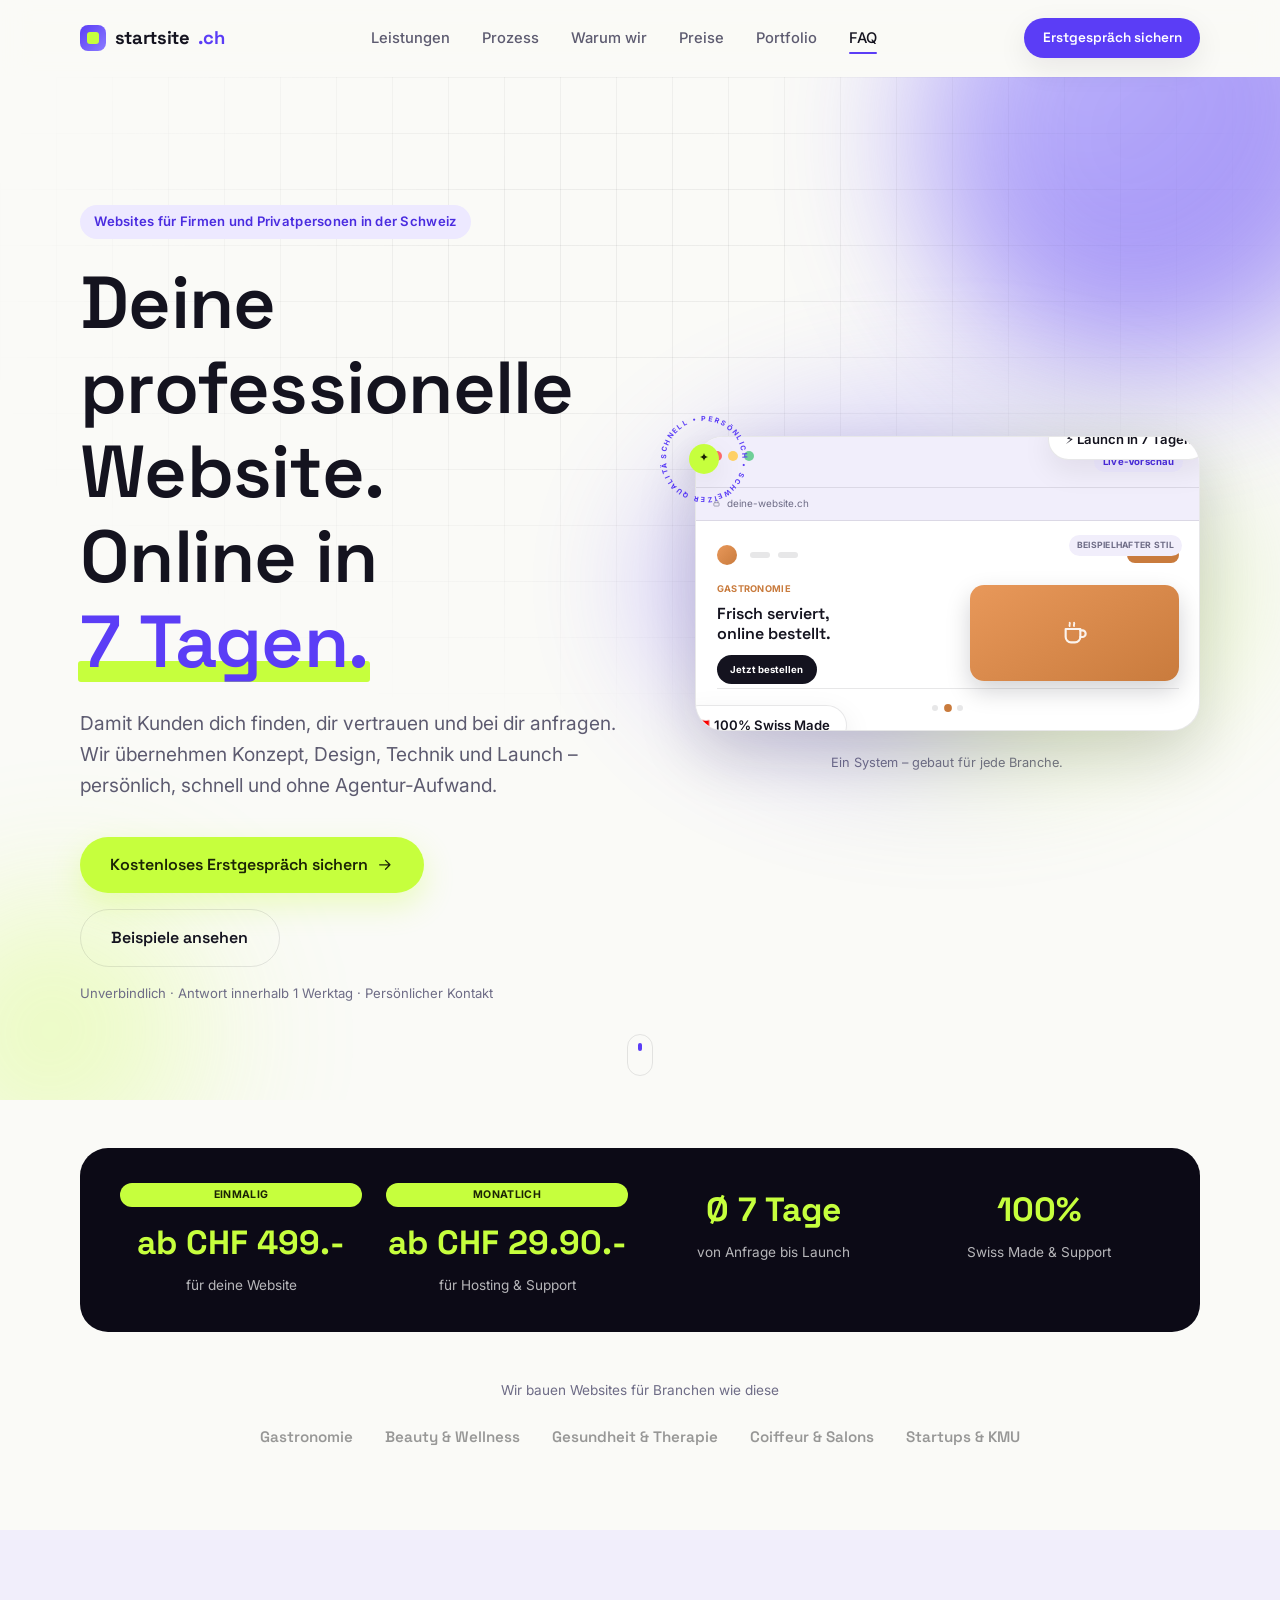
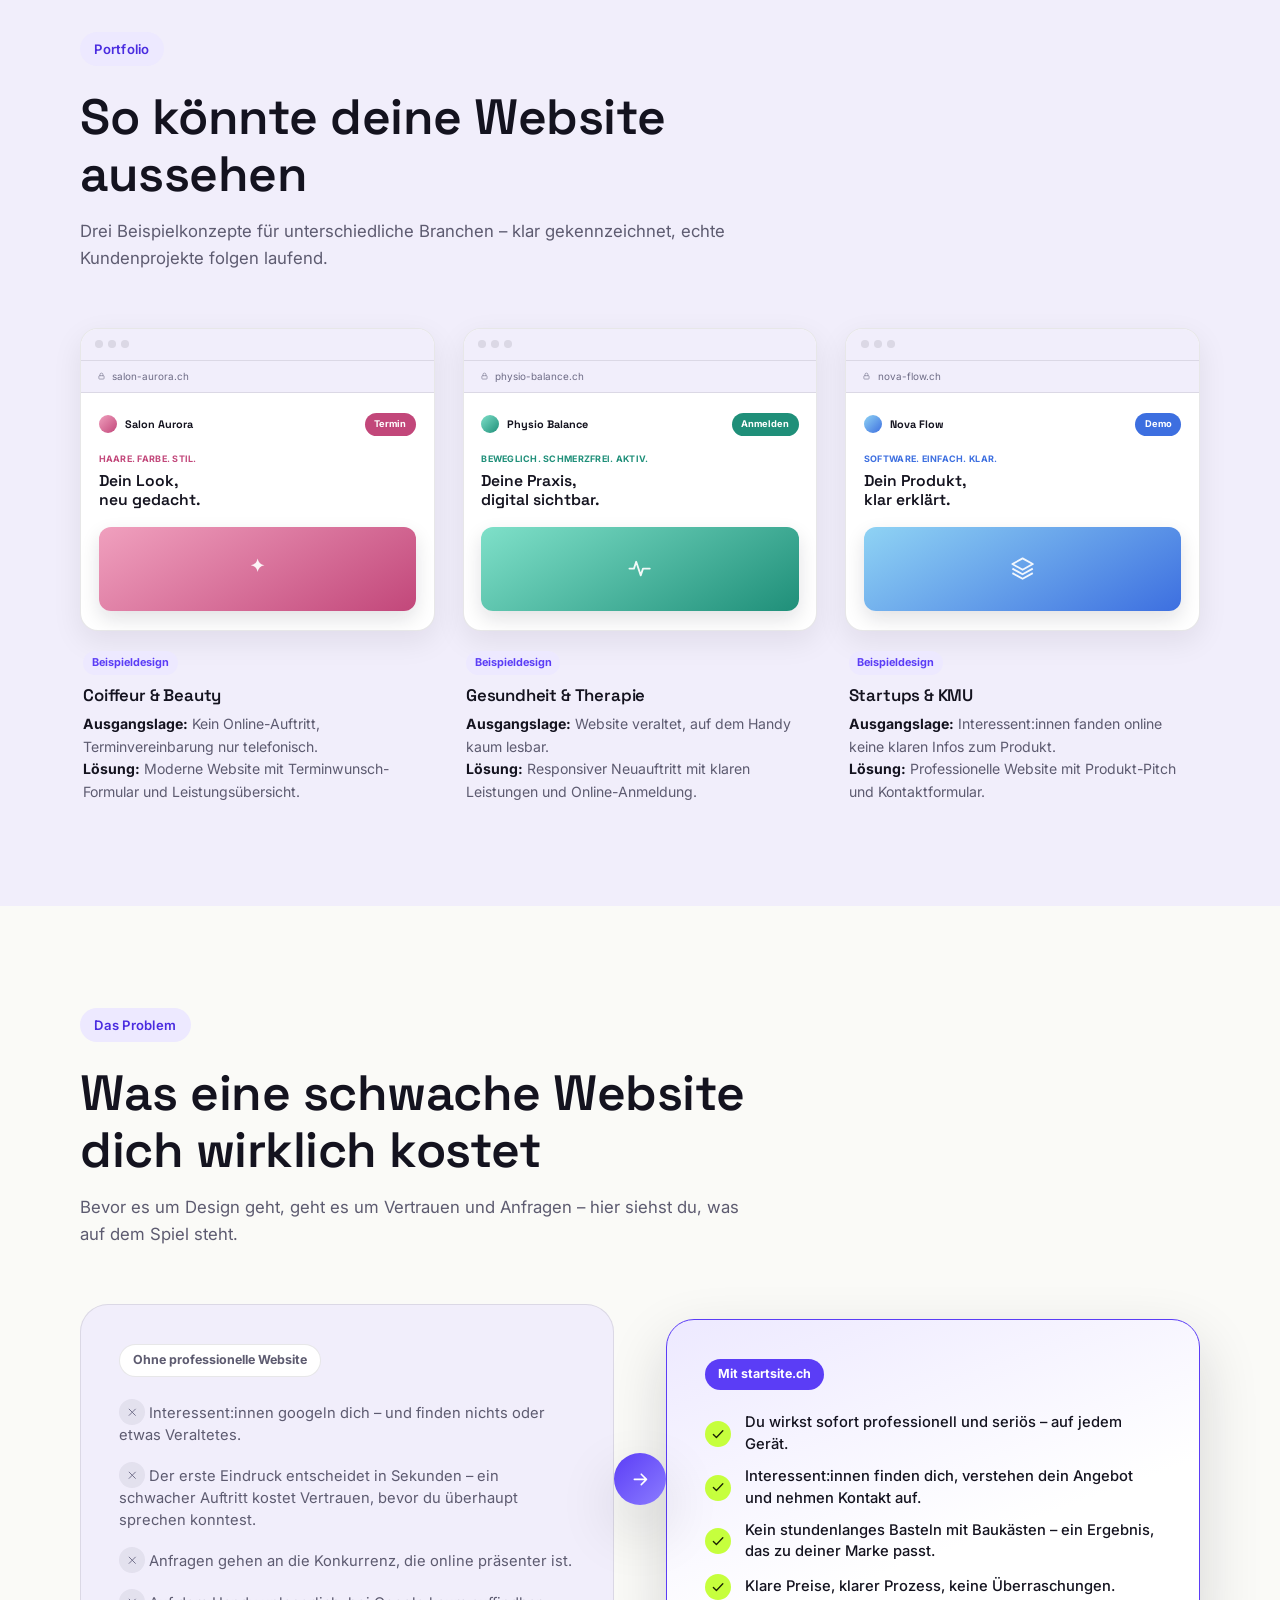
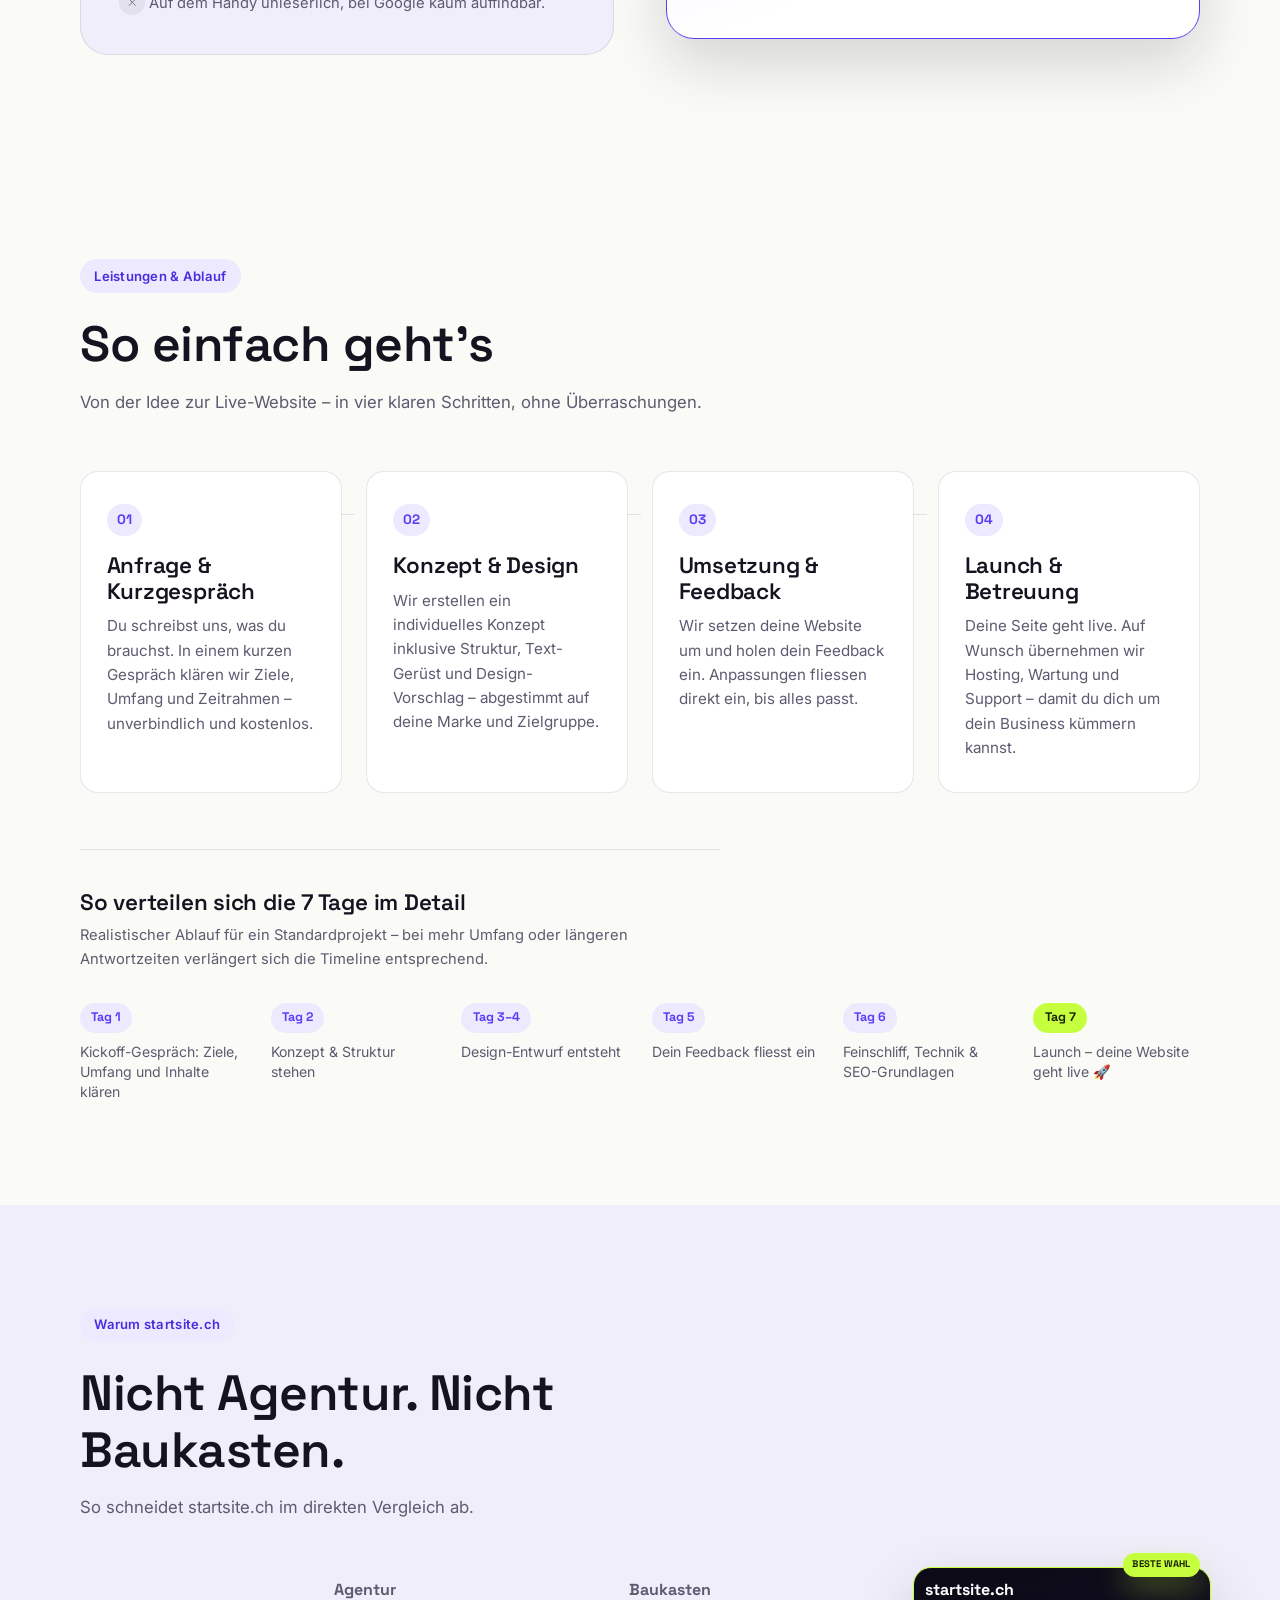
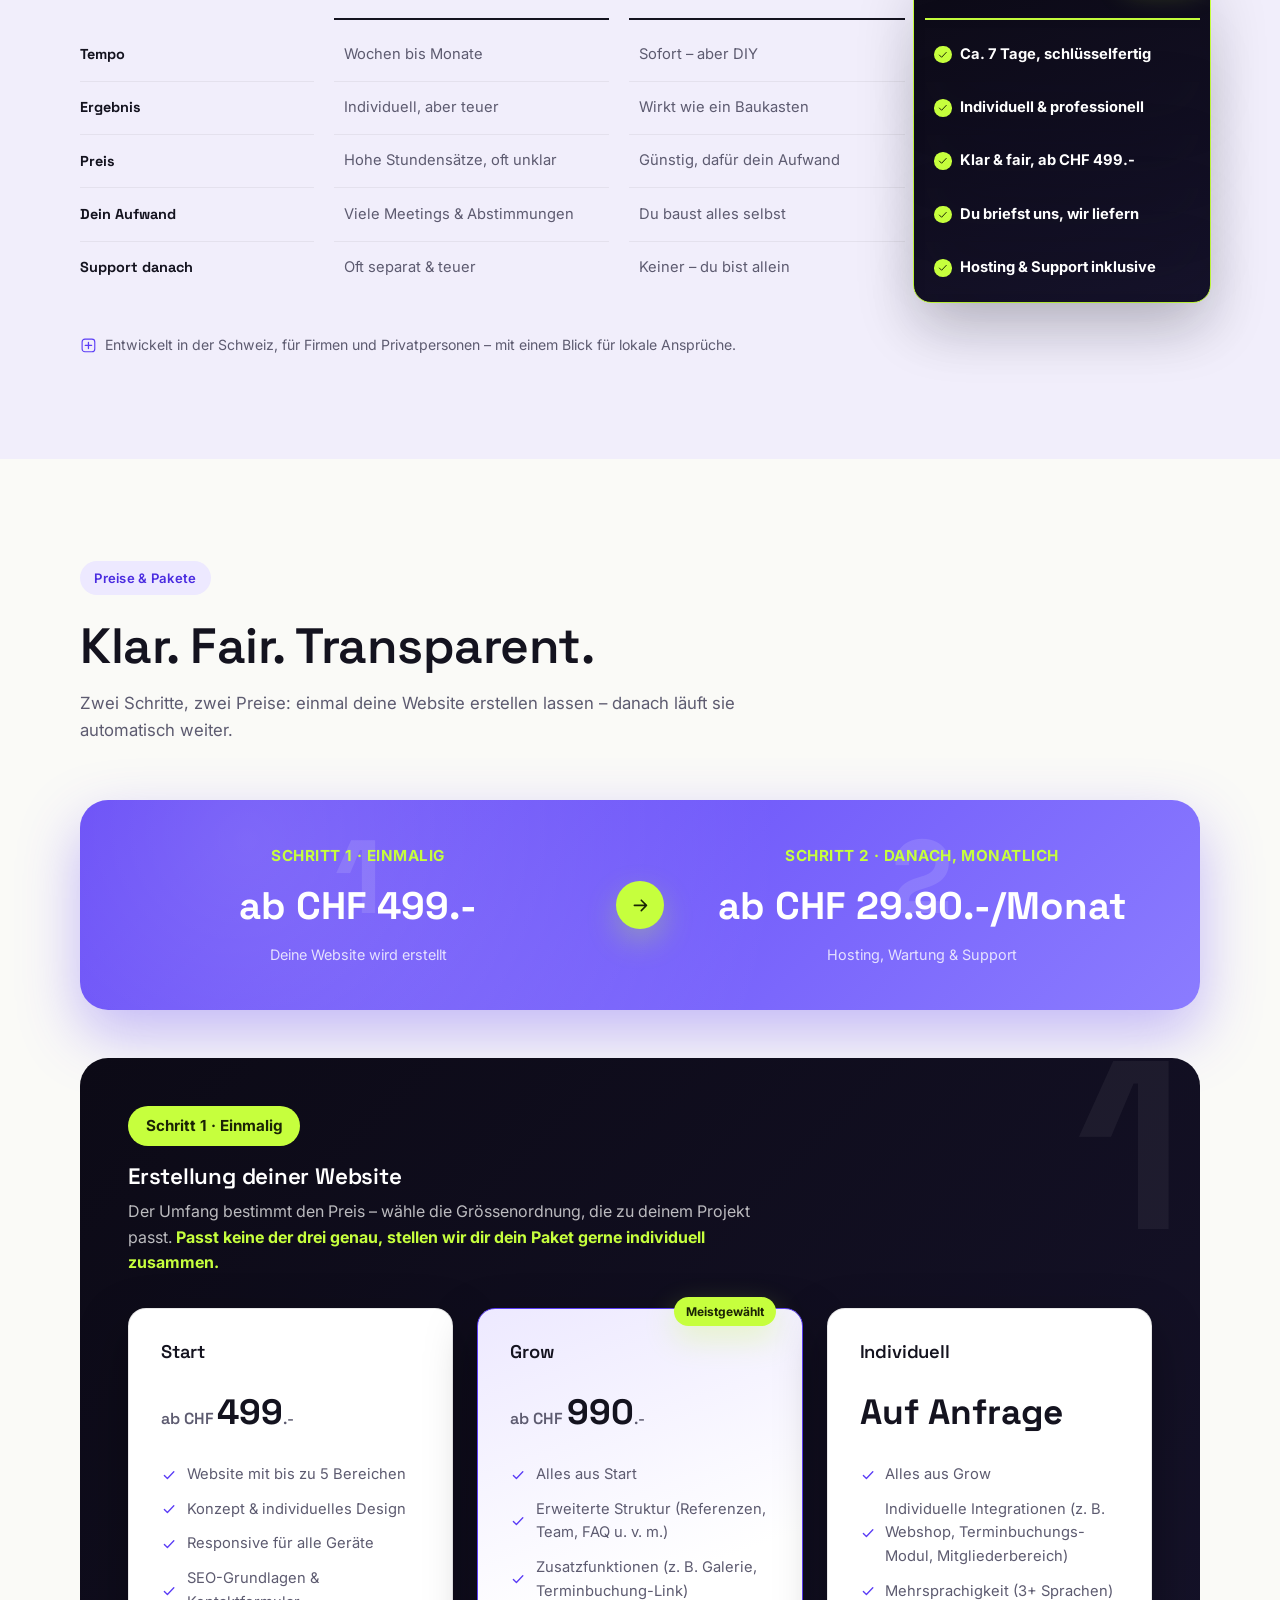
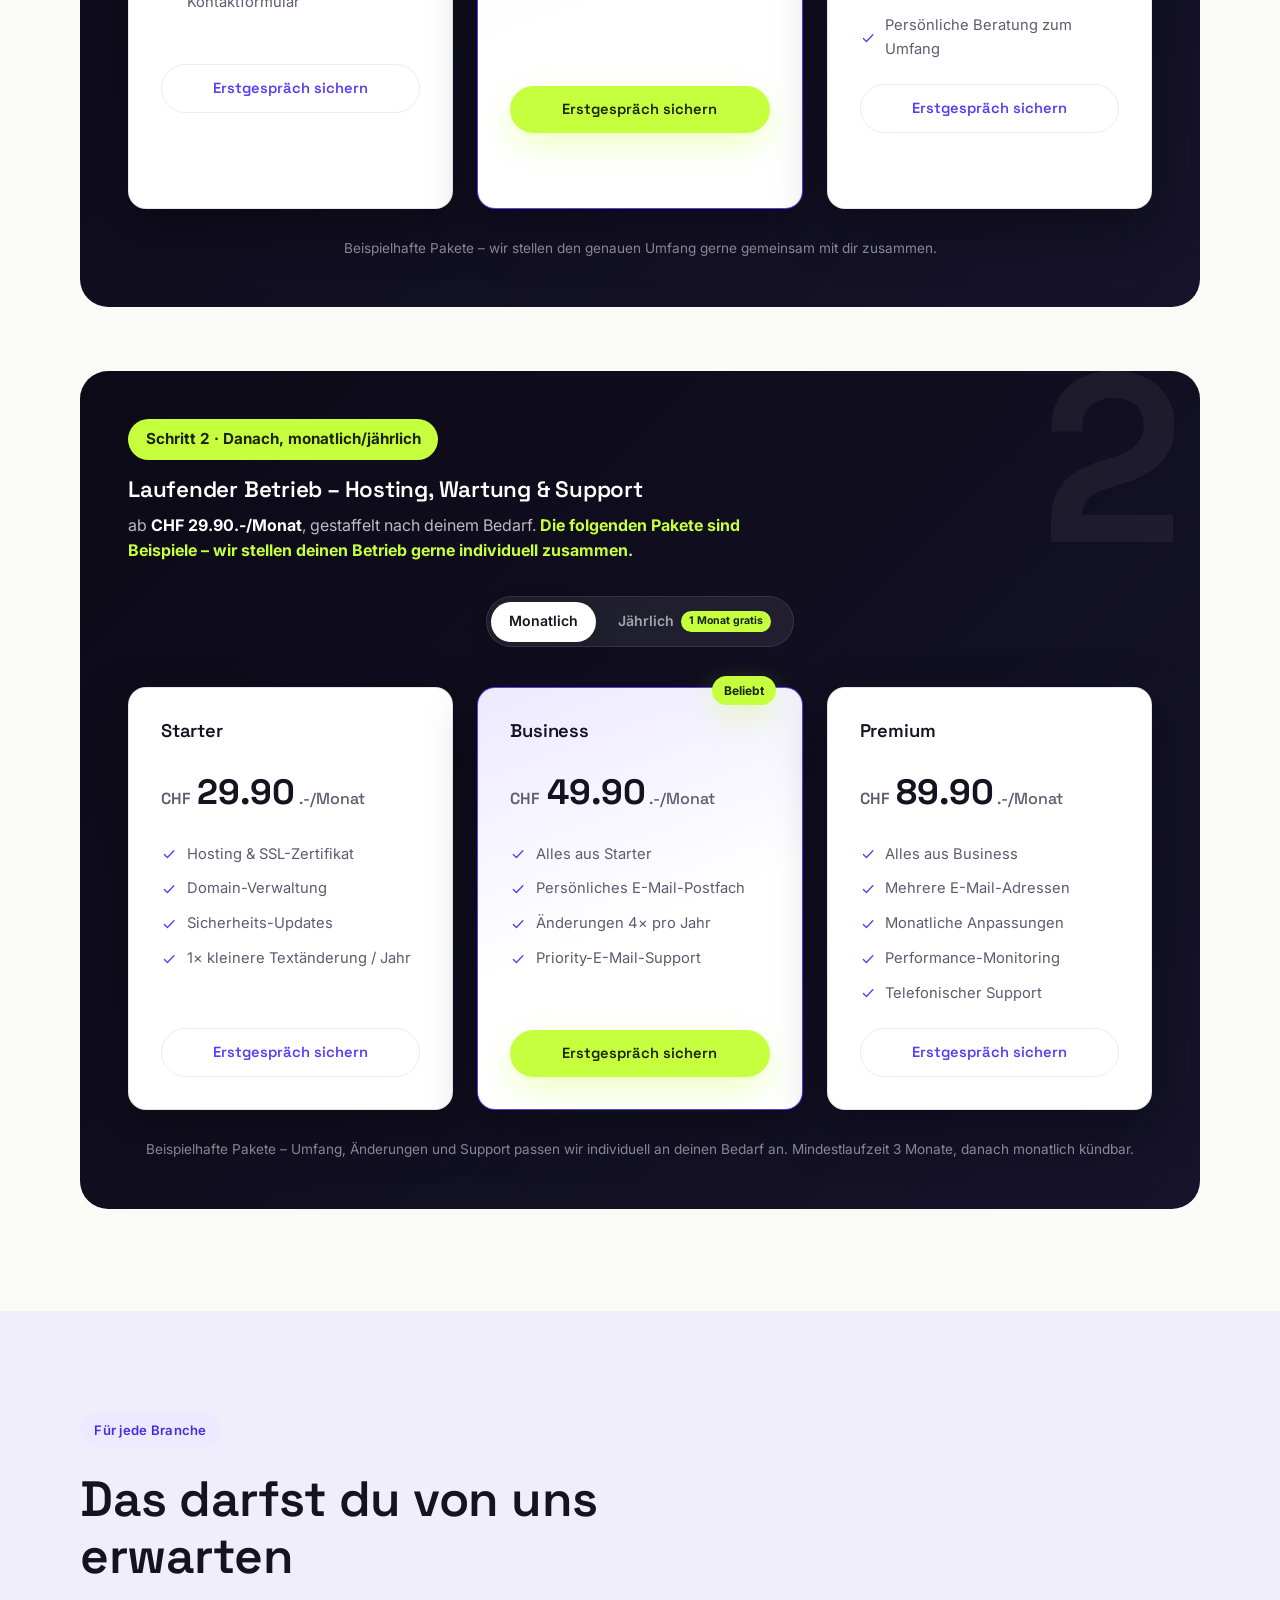
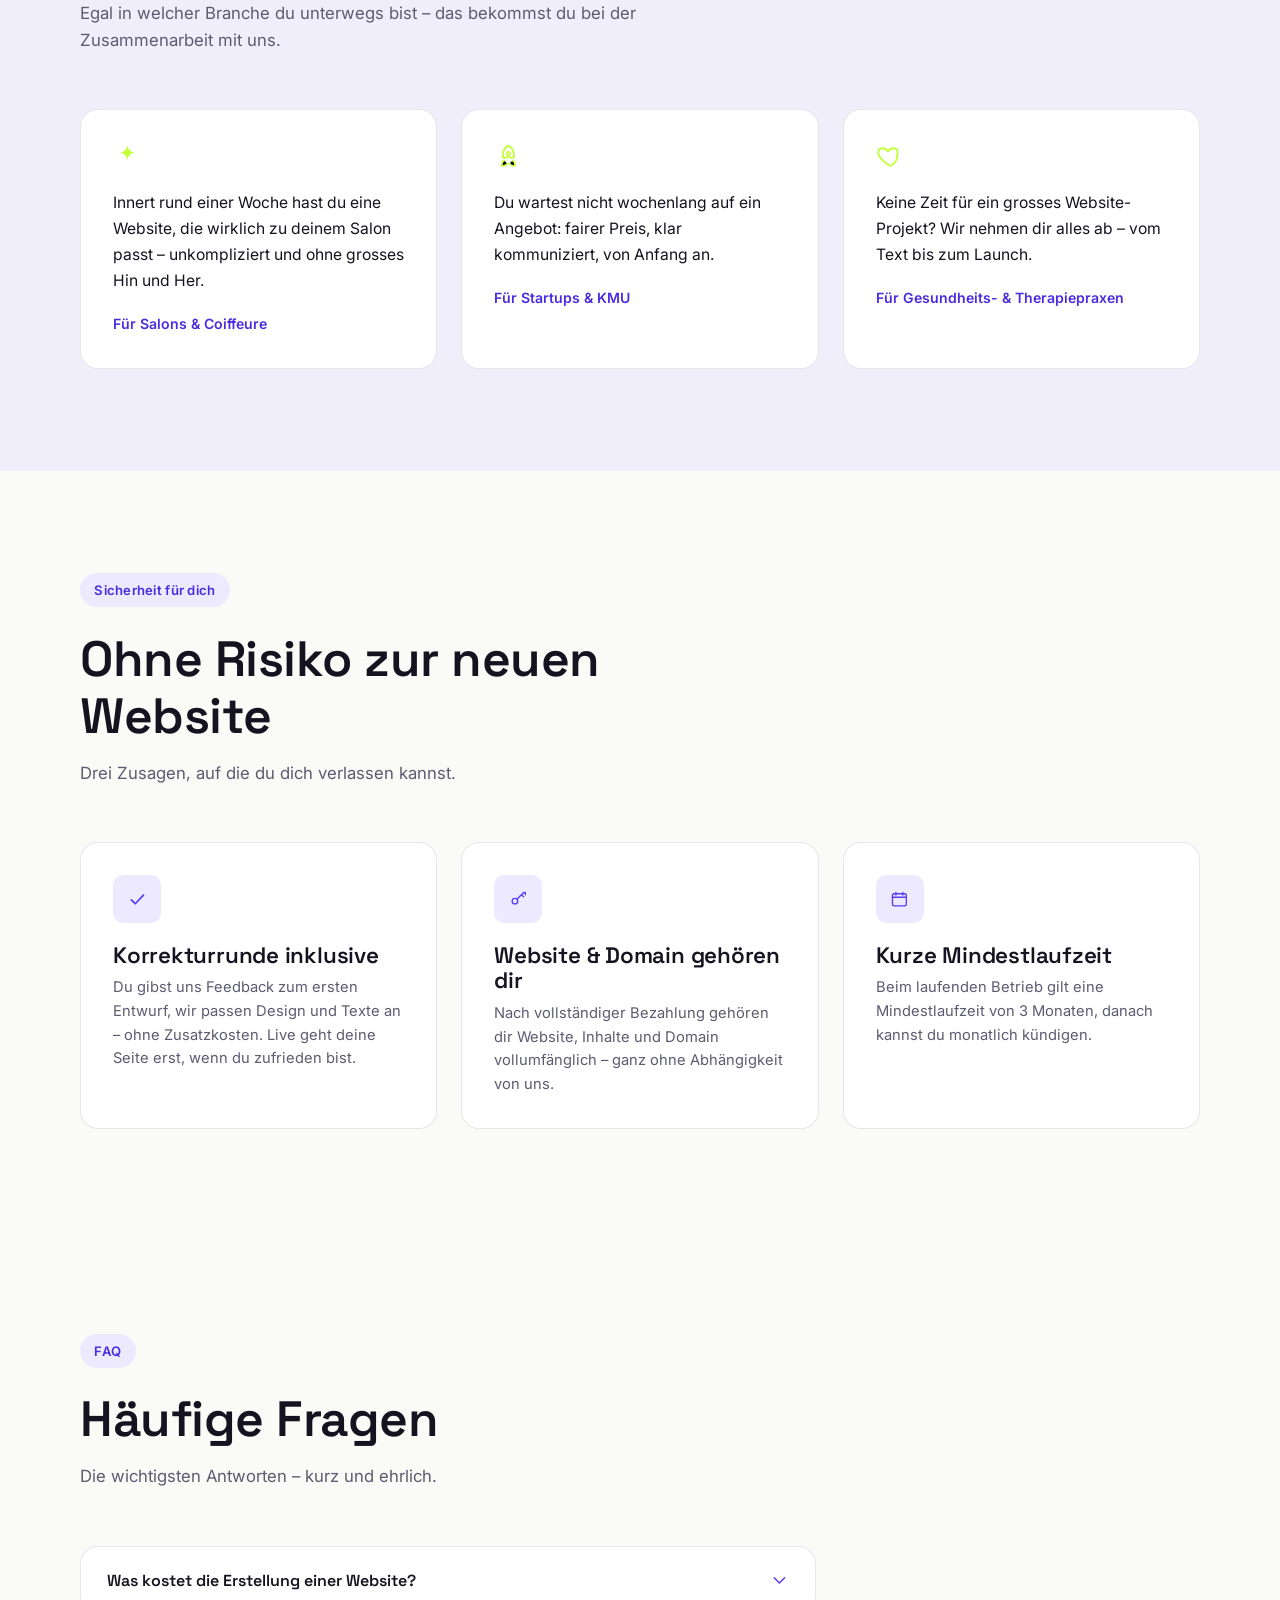
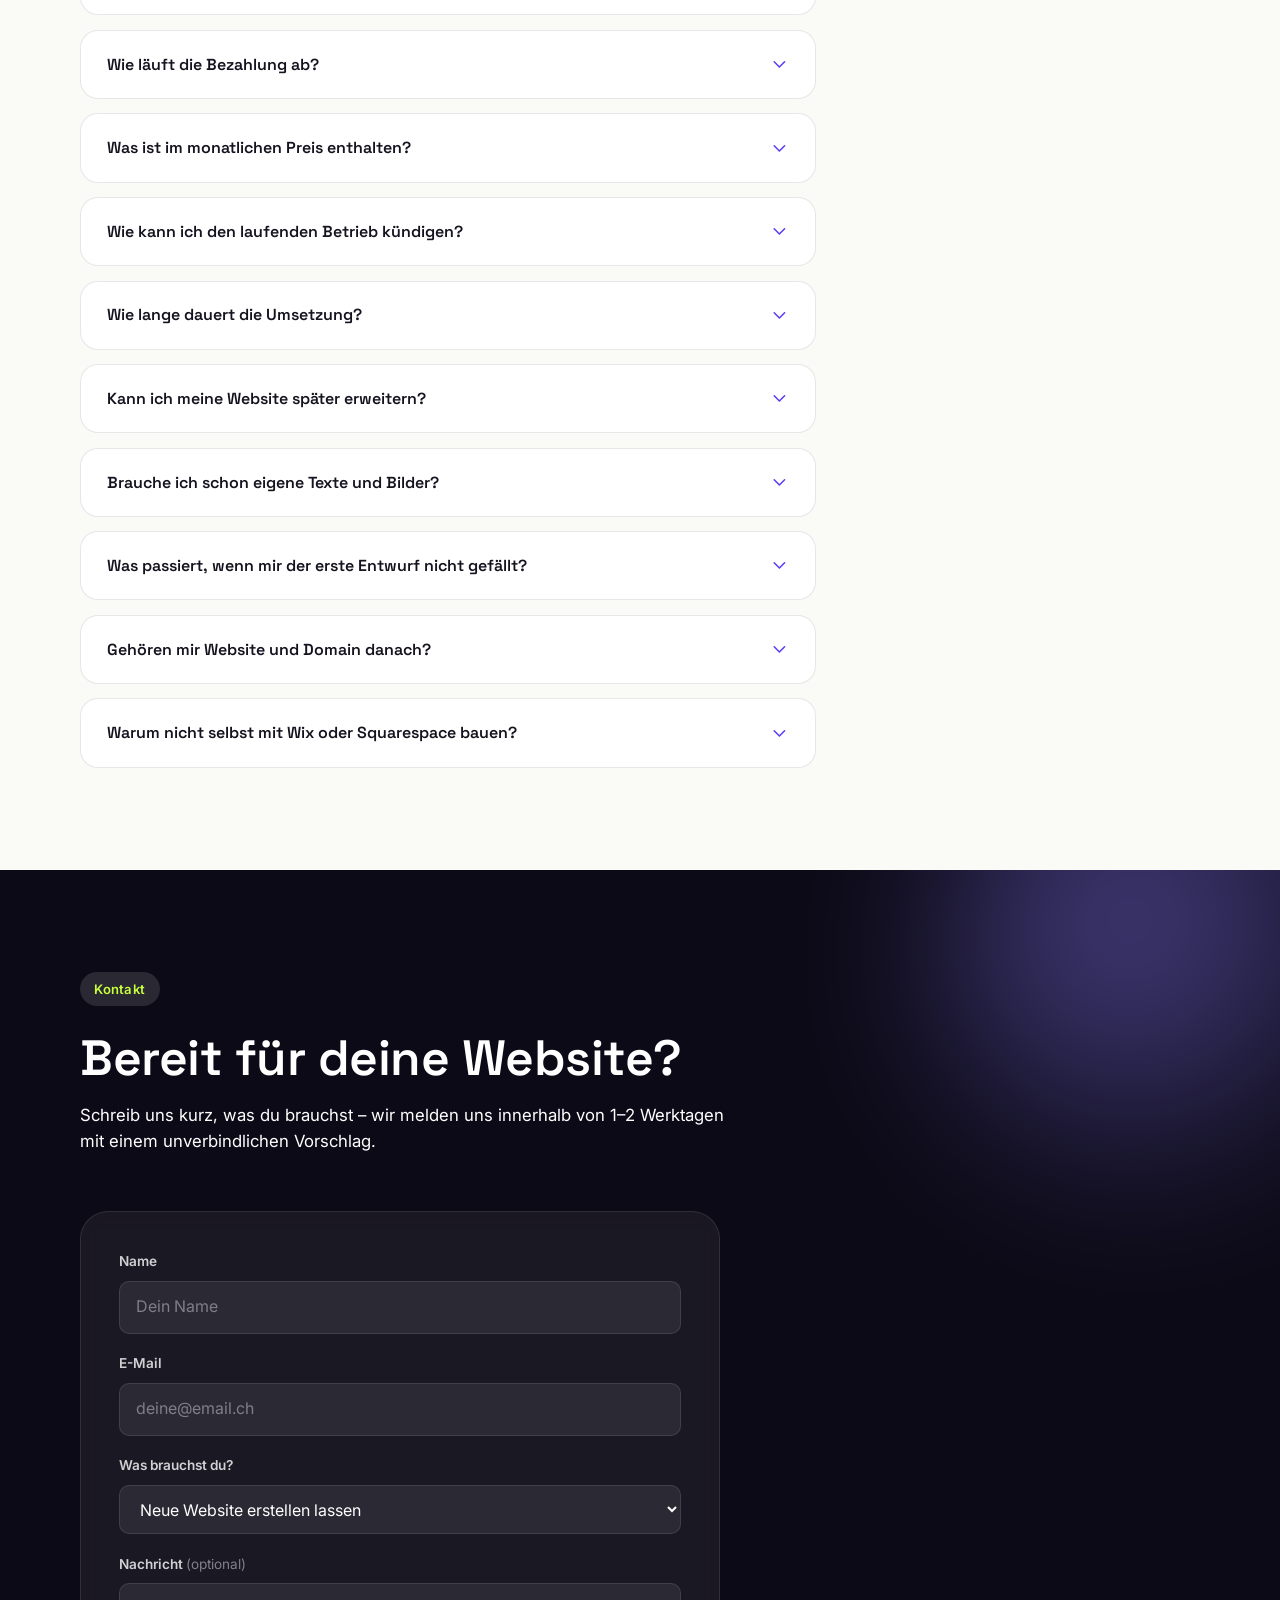
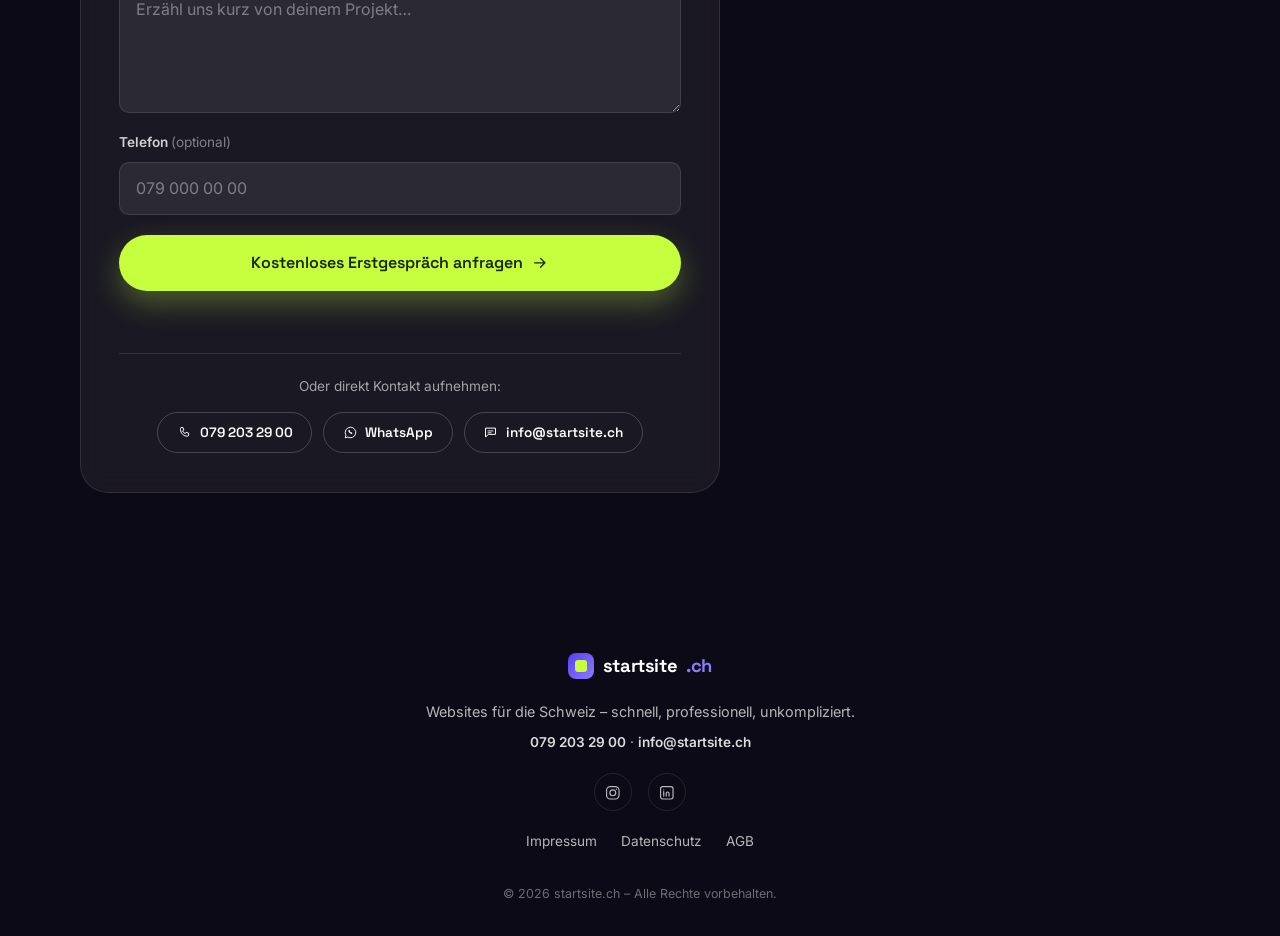
<file: index.html>
<!DOCTYPE html>
<html lang="de-CH">
<head>
<meta charset="UTF-8">
<meta name="viewport" content="width=device-width, initial-scale=1.0">
<title>startsite.ch – Websites für Firmen und Privatpersonen in der Schweiz</title>
<meta name="description" content="startsite.ch erstellt moderne Websites für Firmen, Selbstständige und Privatpersonen in der Schweiz. Online in rund 7 Tagen – schnell, professionell, ohne Agentur-Aufwand.">
<meta name="keywords" content="Website erstellen Schweiz, Firmenwebsite Schweiz, private Website erstellen, Webdesign Schweiz, günstige Website Schweiz">
<meta name="author" content="startsite.ch">
<meta name="robots" content="index, follow">
<link rel="canonical" href="https://startsite.ch/">

<!-- Open Graph / Social Sharing -->
<meta property="og:type" content="website">
<meta property="og:site_name" content="startsite.ch">
<meta property="og:title" content="startsite.ch – Deine professionelle Website. Online in 7 Tagen.">
<meta property="og:description" content="Moderne Websites für Firmen, Selbstständige und Privatpersonen in der Schweiz. Schnell, professionell, ohne Agentur-Aufwand.">
<meta property="og:image" content="https://startsite.ch/images/og-image.svg">
<meta property="og:url" content="https://startsite.ch/">
<meta property="og:locale" content="de_CH">
<meta name="twitter:card" content="summary_large_image">
<meta name="twitter:title" content="startsite.ch – Deine professionelle Website. Online in 7 Tagen.">
<meta name="twitter:description" content="Moderne Websites für Firmen, Selbstständige und Privatpersonen in der Schweiz.">
<meta name="twitter:image" content="https://startsite.ch/images/og-image.svg">

<link rel="icon" href="icons/favicon.svg" type="image/svg+xml">
<link rel="icon" href="icons/favicon-512x512.png" type="image/png" sizes="512x512">
<link rel="apple-touch-icon" href="icons/favicon-512x512.png">
<link rel="preconnect" href="https://fonts.googleapis.com">
<link rel="preconnect" href="https://fonts.gstatic.com" crossorigin>
<link href="https://fonts.googleapis.com/css2?family=Space+Grotesk:wght@500;600;700&family=Inter:wght@400;500;600;700&display=swap" rel="stylesheet">
<link rel="stylesheet" href="style.css">

<script type="application/ld+json">
{
  "@context": "https://schema.org",
  "@type": "ProfessionalService",
  "name": "startsite.ch",
  "legalName": "Kash Group GmbH",
  "url": "https://startsite.ch/",
  "image": "https://startsite.ch/images/og-image.svg",
  "telephone": "+41792032900",
  "email": "info@startsite.ch",
  "priceRange": "CHF 499–CHF 990+",
  "address": {
    "@type": "PostalAddress",
    "streetAddress": "Buchenstrasse 65",
    "postalCode": "4500",
    "addressLocality": "Solothurn",
    "addressCountry": "CH"
  },
  "areaServed": {
    "@type": "Country",
    "name": "Schweiz"
  },
  "description": "Professionelle Websites für Firmen, Selbstständige und Privatpersonen in der Schweiz – online in rund 7 Tagen."
}
</script>
</head>
<body>

<!-- ============ SVG ICON SPRITE (hidden, referenced via <use>) ============ -->
<svg class="icon-sprite" aria-hidden="true" style="position:absolute;width:0;height:0;overflow:hidden;">
  <defs>
    <symbol id="icon-lightning" viewBox="0 0 24 24"><path d="M13 2 4 14h6l-1 8 9-12h-6l1-8Z" fill="none" stroke="currentColor" stroke-width="1.6" stroke-linejoin="round" stroke-linecap="round"/></symbol>
    <symbol id="icon-shield" viewBox="0 0 24 24"><path d="M12 3 4.5 5.8v5.4c0 5 3.2 8.1 7.5 9.8 4.3-1.7 7.5-4.8 7.5-9.8V5.8L12 3Z" fill="none" stroke="currentColor" stroke-width="1.6" stroke-linejoin="round"/><path d="M8.8 12.2l2.1 2.1 4.3-4.5" fill="none" stroke="currentColor" stroke-width="1.6" stroke-linecap="round" stroke-linejoin="round"/></symbol>
    <symbol id="icon-layers" viewBox="0 0 24 24"><path d="M12 3 3 8l9 5 9-5-9-5Z" fill="none" stroke="currentColor" stroke-width="1.6" stroke-linejoin="round"/><path d="M3 12l9 5 9-5M3 16l9 5 9-5" fill="none" stroke="currentColor" stroke-width="1.6" stroke-linejoin="round"/></symbol>
    <symbol id="icon-chat" viewBox="0 0 24 24"><path d="M4 5h16v10H9l-5 4V5Z" fill="none" stroke="currentColor" stroke-width="1.6" stroke-linejoin="round"/><path d="M8 9.5h8M8 12.5h5" stroke="currentColor" stroke-width="1.4" stroke-linecap="round"/></symbol>
    <symbol id="icon-cross" viewBox="0 0 24 24"><rect x="3" y="3" width="18" height="18" rx="4" fill="none" stroke="currentColor" stroke-width="1.6"/><path d="M12 7.5v9M7.5 12h9" stroke="currentColor" stroke-width="1.8" stroke-linecap="round"/></symbol>
    <symbol id="icon-rocket" viewBox="0 0 24 24"><path d="M12 3c3 1.5 5 5 4.5 10-1.6.4-3.2.2-4.5-1-1.3 1.2-2.9 1.4-4.5 1C7 8 9 4.5 12 3Z" fill="none" stroke="currentColor" stroke-width="1.6" stroke-linejoin="round"/><circle cx="12" cy="9.5" r="1.4" fill="none" stroke="currentColor" stroke-width="1.4"/><path d="M8.5 15.5c-1.5.5-2 2.5-2 4.5 2 0 4-.5 4.5-2M15.5 15.5c1.5.5 2 2.5 2 4.5-2 0-4-.5-4.5-2" stroke="currentColor" stroke-width="1.4" stroke-linecap="round" stroke-linejoin="round"/></symbol>
    <symbol id="icon-check" viewBox="0 0 24 24"><path d="M5 12.5 9.5 17 19 7" fill="none" stroke="currentColor" stroke-width="2" stroke-linecap="round" stroke-linejoin="round"/></symbol>
    <symbol id="icon-arrow" viewBox="0 0 24 24"><path d="M5 12h14M13 6l6 6-6 6" fill="none" stroke="currentColor" stroke-width="1.8" stroke-linecap="round" stroke-linejoin="round"/></symbol>
    <symbol id="icon-menu" viewBox="0 0 24 24"><path d="M4 7h16M4 12h16M4 17h16" stroke="currentColor" stroke-width="1.8" stroke-linecap="round"/></symbol>
    <symbol id="icon-close" viewBox="0 0 24 24"><path d="M6 6l12 12M18 6 6 18" stroke="currentColor" stroke-width="1.8" stroke-linecap="round"/></symbol>
    <symbol id="icon-chevron" viewBox="0 0 24 24"><path d="M6 9l6 6 6-6" fill="none" stroke="currentColor" stroke-width="1.8" stroke-linecap="round" stroke-linejoin="round"/></symbol>
    <symbol id="icon-quote" viewBox="0 0 24 24"><path d="M8.5 6C6 7 4.5 9.2 4.5 12c0 2 1.3 3.3 3 3.3 1.5 0 2.6-1.1 2.6-2.5 0-1.3-.9-2.3-2.1-2.3-.2 0-.4 0-.6.1.3-1.5 1.5-2.7 3-3.3L8.5 6Zm9 0c-2.5 1-4 3.2-4 6 0 2 1.3 3.3 3 3.3 1.5 0 2.6-1.1 2.6-2.5 0-1.3-.9-2.3-2.1-2.3-.2 0-.4 0-.6.1.3-1.5 1.5-2.7 3-3.3L17.5 6Z" fill="currentColor"/></symbol>
    <symbol id="icon-instagram" viewBox="0 0 24 24"><rect x="3.5" y="3.5" width="17" height="17" rx="5" fill="none" stroke="currentColor" stroke-width="1.6"/><circle cx="12" cy="12" r="4" fill="none" stroke="currentColor" stroke-width="1.6"/><circle cx="17" cy="7" r="1" fill="currentColor"/></symbol>
    <symbol id="icon-linkedin" viewBox="0 0 24 24"><rect x="3.5" y="3.5" width="17" height="17" rx="3" fill="none" stroke="currentColor" stroke-width="1.6"/><path d="M7.8 10.5v6M7.8 8v.01M11.2 16.5v-3.6c0-1.2.9-2 2-2 1.1 0 1.8.8 1.8 2v3.6" fill="none" stroke="currentColor" stroke-width="1.6" stroke-linecap="round" stroke-linejoin="round"/></symbol>
    <symbol id="icon-coffee" viewBox="0 0 24 24"><path d="M5 9h11v6a4 4 0 0 1-4 4H9a4 4 0 0 1-4-4V9Z" fill="none" stroke="currentColor" stroke-width="1.6" stroke-linejoin="round"/><path d="M16 10h1.5a2.5 2.5 0 0 1 0 5H16" fill="none" stroke="currentColor" stroke-width="1.6" stroke-linecap="round" stroke-linejoin="round"/><path d="M8 4.3c.6 1-.6 1.4 0 2.4M11.3 4.3c.6 1-.6 1.4 0 2.4" stroke="currentColor" stroke-width="1.4" stroke-linecap="round"/></symbol>
    <symbol id="icon-leaf" viewBox="0 0 24 24"><path d="M19.5 4.5C10 4.5 4.5 10 4.5 19.5c9.5 0 15-5.5 15-15Z" fill="none" stroke="currentColor" stroke-width="1.6" stroke-linejoin="round"/><path d="M7 17 17 7" fill="none" stroke="currentColor" stroke-width="1.4" stroke-linecap="round"/></symbol>
    <symbol id="icon-heart" viewBox="0 0 24 24"><path d="M12 20s-7-4.3-9.4-8.4C.9 8.5 2.1 5.2 5.5 5.2c2 0 3.4 1.2 4.5 2.6 1.1-1.4 2.5-2.6 4.5-2.6 3.4 0 4.6 3.3 2.9 6.4C19 15.7 12 20 12 20Z" fill="none" stroke="currentColor" stroke-width="1.6" stroke-linejoin="round"/></symbol>
    <symbol id="icon-truck" viewBox="0 0 24 24"><rect x="2" y="8" width="11" height="7" rx="1" fill="none" stroke="currentColor" stroke-width="1.6" stroke-linejoin="round"/><path d="M13 10.5h3.5L20 13.5V15h-7v-4.5Z" fill="none" stroke="currentColor" stroke-width="1.6" stroke-linejoin="round"/><circle cx="6.5" cy="17" r="1.5" fill="none" stroke="currentColor" stroke-width="1.4"/><circle cx="16.5" cy="17" r="1.5" fill="none" stroke="currentColor" stroke-width="1.4"/></symbol>
    <symbol id="icon-lock" viewBox="0 0 24 24"><rect x="5" y="10" width="14" height="9" rx="2" fill="none" stroke="currentColor" stroke-width="1.6"/><path d="M8 10V7a4 4 0 0 1 8 0v3" fill="none" stroke="currentColor" stroke-width="1.6" stroke-linecap="round"/></symbol>
    <symbol id="icon-key" viewBox="0 0 24 24"><circle cx="8" cy="14" r="3.2" fill="none" stroke="currentColor" stroke-width="1.6"/><path d="M10.3 11.8 18 4h2v2.5M15.5 6.5 18 9" fill="none" stroke="currentColor" stroke-width="1.6" stroke-linecap="round" stroke-linejoin="round"/></symbol>
    <symbol id="icon-calendar" viewBox="0 0 24 24"><rect x="4" y="5.5" width="16" height="14" rx="2" fill="none" stroke="currentColor" stroke-width="1.6"/><path d="M4 9.5h16M8 4v3M16 4v3" stroke="currentColor" stroke-width="1.6" stroke-linecap="round"/></symbol>
    <symbol id="icon-phone" viewBox="0 0 24 24"><path d="M6.5 4h3l1.5 4-2 1.5c.8 2 2.2 3.4 4.2 4.2l1.5-2 4 1.5v3c0 1-.8 1.8-1.8 1.8C10.5 18 6 13.5 5.7 7.3 5.6 6.2 5.5 5 6.5 4Z" fill="none" stroke="currentColor" stroke-width="1.6" stroke-linejoin="round"/></symbol>
    <symbol id="icon-whatsapp" viewBox="0 0 24 24"><path d="M12 3.5a8.5 8.5 0 0 0-7.3 12.8L3.5 20.5l4.3-1.1A8.5 8.5 0 1 0 12 3.5Z" fill="none" stroke="currentColor" stroke-width="1.5" stroke-linejoin="round"/><path d="M8.5 9c.2 3 2.5 5.3 5.5 5.5.6 0 1-.5.9-1l-.3-1.2c-.1-.4-.5-.6-.9-.5l-1 .3c-.7-.4-1.3-1-1.7-1.7l.3-1c.1-.4-.1-.8-.5-.9L9.7 8.1c-.5-.1-1 .3-1 .9Z" fill="currentColor"/></symbol>
    <symbol id="icon-sparkle" viewBox="0 0 24 24"><path d="M12 3c.6 3.4 2.6 5.4 6 6-3.4.6-5.4 2.6-6 6-.6-3.4-2.6-5.4-6-6 3.4-.6 5.4-2.6 6-6Z" fill="currentColor"/></symbol>
    <symbol id="icon-pulse" viewBox="0 0 24 24"><path d="M3 12h4l2-6 4 12 2-6h6" fill="none" stroke="currentColor" stroke-width="1.6" stroke-linecap="round" stroke-linejoin="round"/></symbol>
  </defs>
</svg>

<!-- ============ HEADER ============ -->
<header class="site-header" id="top">
  <div class="container header-inner">
    <a href="#top" class="logo" aria-label="startsite.ch – Startseite">
      <span class="logo-mark" aria-hidden="true"></span>
      startsite<span class="logo-dot">.ch</span>
    </a>

    <nav class="main-nav" id="main-nav" aria-label="Hauptnavigation">
      <ul>
        <li><a href="#leistungen" data-nav>Leistungen</a></li>
        <li><a href="#prozess" data-nav>Prozess</a></li>
        <li><a href="#warum" data-nav>Warum wir</a></li>
        <li><a href="#preise" data-nav>Preise</a></li>
        <li><a href="#portfolio" data-nav>Portfolio</a></li>
        <li><a href="#faq" data-nav>FAQ</a></li>
      </ul>
    </nav>

    <div class="header-actions">
      <a href="#kontakt" class="btn btn-primary btn-sm">Erstgespräch sichern</a>
      <button class="nav-toggle" id="nav-toggle" aria-label="Menü öffnen" aria-expanded="false" aria-controls="main-nav">
        <svg class="icon icon-open"><use href="#icon-menu"></use></svg>
        <svg class="icon icon-close-mobile"><use href="#icon-close"></use></svg>
      </button>
    </div>
  </div>
</header>

<main>

  <!-- ============ HERO ============ -->
  <section class="hero" id="hero">
    <div class="hero-bg" aria-hidden="true">
      <span class="blob blob-1"></span>
      <span class="blob blob-2"></span>
      <span class="grid-overlay"></span>
    </div>

    <div class="container hero-inner">
      <div class="hero-copy reveal">
        <p class="eyebrow">Websites für Firmen und Privatpersonen in der Schweiz</p>
        <h1 class="hero-title">Deine professionelle Website.<br>Online in <span class="accent-text">7&nbsp;Tagen.</span></h1>
        <p class="hero-sub">Damit Kunden dich finden, dir vertrauen und bei dir anfragen. Wir übernehmen Konzept, Design, Technik und Launch – persönlich, schnell und ohne Agentur-Aufwand.</p>
        <div class="hero-cta">
          <a href="#kontakt" class="btn btn-accent btn-lg">
            Kostenloses Erstgespräch sichern
            <svg class="icon"><use href="#icon-arrow"></use></svg>
          </a>
          <a href="#portfolio" class="btn btn-ghost btn-lg">Beispiele ansehen</a>
        </div>
        <p class="hero-microcopy">Unverbindlich · Antwort innerhalb 1 Werktag · Persönlicher Kontakt</p>
      </div>

      <div class="hero-visual reveal" aria-hidden="true">
        <div class="visual-stack">
          <div class="visual-orbit"></div>

          <div class="browser-card-wrap">
            <div class="browser-card" id="hero-tilt-card">
              <div class="browser-bar">
                <span></span><span></span><span></span>
                <span class="browser-bar-label">Live-Vorschau</span>
              </div>
              <div class="browser-address">
                <svg class="icon"><use href="#icon-lock"></use></svg>
                <span>deine-website.ch</span>
              </div>

              <div class="demo-stage" id="demo-stage" data-theme="indigo">
                <span class="demo-tag">Beispielhafter Stil</span>
                <div class="demo-content">
                  <div class="demo-nav">
                    <span class="demo-logo-mini"></span>
                    <span class="demo-navlinks"><span></span><span></span></span>
                    <span class="demo-pill"></span>
                  </div>
                  <div class="demo-hero-split">
                    <div class="demo-hero-copy">
                      <span class="demo-kicker" id="demo-category">Coaching &amp; Beratung</span>
                      <p class="demo-heading" id="demo-heading">Mehr Anfragen.<br>Weniger Aufwand.</p>
                      <span class="demo-btn" id="demo-cta">Termin sichern</span>
                    </div>
                    <div class="demo-photo">
                      <svg class="icon" id="demo-icon"><use href="#icon-chat"></use></svg>
                    </div>
                  </div>
                </div>
                <div class="demo-dots" aria-hidden="true">
                  <span class="demo-dot is-active"></span>
                  <span class="demo-dot"></span>
                  <span class="demo-dot"></span>
                </div>
              </div>

              <span class="floating-chip chip-1">⚡ Launch in 7 Tagen</span>
              <span class="floating-chip chip-2">🇨🇭 100% Swiss Made</span>
            </div>
          </div>

          <div class="hero-badge">
            <svg viewBox="0 0 120 120" class="hero-badge-ring">
              <defs><path id="badge-circle-path" d="M60,60 m-46,0 a46,46 0 1,1 92,0 a46,46 0 1,1 -92,0"/></defs>
              <text font-size="8.4" font-weight="700" letter-spacing="2.2" fill="currentColor">
                <textPath href="#badge-circle-path" startOffset="0%">SCHNELL &#8226; PERSÖNLICH &#8226; SCHWEIZER QUALITÄT &#8226; </textPath>
              </text>
            </svg>
            <span class="hero-badge-core">
              <svg class="icon"><use href="#icon-sparkle"></use></svg>
            </span>
          </div>
        </div>
        <p class="visual-caption">Ein System – gebaut für jede Branche.</p>
      </div>
    </div>

    <div class="scroll-cue" aria-hidden="true"><span></span></div>
  </section>

  <!-- ============ VERTRAUENSSIGNALE ============ -->
  <section class="trust" id="trust" aria-label="Vertrauenssignale">
    <div class="container">
      <div class="trust-stats reveal">
        <div class="stat stat-price">
          <span class="stat-tag">Einmalig</span>
          <span class="stat-number">ab CHF 499.-</span>
          <span class="stat-label">für deine Website</span>
        </div>
        <div class="stat stat-price">
          <span class="stat-tag stat-tag-recurring">Monatlich</span>
          <span class="stat-number">ab CHF 29.90.-</span>
          <span class="stat-label">für Hosting &amp; Support</span>
        </div>
        <div class="stat">
          <span class="stat-number">Ø 7 Tage</span>
          <span class="stat-label">von Anfrage bis Launch</span>
        </div>
        <div class="stat">
          <span class="stat-number">100%</span>
          <span class="stat-label">Swiss Made &amp; Support</span>
        </div>
      </div>

      <div class="trust-logos reveal" role="group" aria-label="Branchen, für die wir Websites bauen">
        <p class="trust-logos-label">Wir bauen Websites für Branchen wie diese</p>
        <div class="logo-row">
          <span class="logo-placeholder">Gastronomie</span>
          <span class="logo-placeholder">Beauty &amp; Wellness</span>
          <span class="logo-placeholder">Gesundheit &amp; Therapie</span>
          <span class="logo-placeholder">Coiffeur &amp; Salons</span>
          <span class="logo-placeholder">Startups &amp; KMU</span>
        </div>
      </div>
    </div>
  </section>

  <!-- ============ PORTFOLIO ============ -->
  <section class="portfolio" id="portfolio">
    <div class="container">
      <div class="section-head reveal">
        <p class="eyebrow">Portfolio</p>
        <h2>So könnte deine Website aussehen</h2>
        <p class="section-lead">Drei Beispielkonzepte für unterschiedliche Branchen – klar gekennzeichnet, echte Kundenprojekte folgen laufend.</p>
      </div>

      <div class="portfolio-grid">
        <div class="portfolio-card reveal">
          <div class="portfolio-browser">
            <div class="mockup-bar"><span></span><span></span><span></span></div>
            <div class="browser-address">
              <svg class="icon"><use href="#icon-lock"></use></svg>
              <span>salon-aurora.ch</span>
            </div>
            <div class="portfolio-body theme-salon">
              <div class="portfolio-nav">
                <span class="portfolio-logo"></span>
                <span class="portfolio-brand">Salon Aurora</span>
                <span class="portfolio-pill">Termin</span>
              </div>
              <div class="portfolio-hero">
                <span class="portfolio-kicker">Haare. Farbe. Stil.</span>
                <p class="portfolio-heading">Dein Look,<br>neu gedacht.</p>
              </div>
              <div class="portfolio-photo">
                <svg class="icon"><use href="#icon-sparkle"></use></svg>
              </div>
            </div>
          </div>
          <div class="portfolio-case">
            <span class="mockup-label-inline">Beispieldesign</span>
            <h3>Coiffeur &amp; Beauty</h3>
            <p><strong>Ausgangslage:</strong> Kein Online-Auftritt, Terminvereinbarung nur telefonisch.<br><strong>Lösung:</strong> Moderne Website mit Terminwunsch-Formular und Leistungsübersicht.</p>
          </div>
        </div>

        <div class="portfolio-card reveal">
          <div class="portfolio-browser">
            <div class="mockup-bar"><span></span><span></span><span></span></div>
            <div class="browser-address">
              <svg class="icon"><use href="#icon-lock"></use></svg>
              <span>physio-balance.ch</span>
            </div>
            <div class="portfolio-body theme-physio">
              <div class="portfolio-nav">
                <span class="portfolio-logo"></span>
                <span class="portfolio-brand">Physio Balance</span>
                <span class="portfolio-pill">Anmelden</span>
              </div>
              <div class="portfolio-hero">
                <span class="portfolio-kicker">Beweglich. Schmerzfrei. Aktiv.</span>
                <p class="portfolio-heading">Deine Praxis,<br>digital sichtbar.</p>
              </div>
              <div class="portfolio-photo">
                <svg class="icon"><use href="#icon-pulse"></use></svg>
              </div>
            </div>
          </div>
          <div class="portfolio-case">
            <span class="mockup-label-inline">Beispieldesign</span>
            <h3>Gesundheit &amp; Therapie</h3>
            <p><strong>Ausgangslage:</strong> Website veraltet, auf dem Handy kaum lesbar.<br><strong>Lösung:</strong> Responsiver Neuauftritt mit klaren Leistungen und Online-Anmeldung.</p>
          </div>
        </div>

        <div class="portfolio-card reveal">
          <div class="portfolio-browser">
            <div class="mockup-bar"><span></span><span></span><span></span></div>
            <div class="browser-address">
              <svg class="icon"><use href="#icon-lock"></use></svg>
              <span>nova-flow.ch</span>
            </div>
            <div class="portfolio-body theme-tech">
              <div class="portfolio-nav">
                <span class="portfolio-logo"></span>
                <span class="portfolio-brand">Nova Flow</span>
                <span class="portfolio-pill">Demo</span>
              </div>
              <div class="portfolio-hero">
                <span class="portfolio-kicker">Software. Einfach. Klar.</span>
                <p class="portfolio-heading">Dein Produkt,<br>klar erklärt.</p>
              </div>
              <div class="portfolio-photo">
                <svg class="icon"><use href="#icon-layers"></use></svg>
              </div>
            </div>
          </div>
          <div class="portfolio-case">
            <span class="mockup-label-inline">Beispieldesign</span>
            <h3>Startups &amp; KMU</h3>
            <p><strong>Ausgangslage:</strong> Interessent:innen fanden online keine klaren Infos zum Produkt.<br><strong>Lösung:</strong> Professionelle Website mit Produkt-Pitch und Kontaktformular.</p>
          </div>
        </div>
      </div>
    </div>
  </section>

  <!-- ============ PROBLEM / NUTZEN ============ -->
  <section class="problem" id="problem">
    <div class="container">
      <div class="section-head reveal">
        <p class="eyebrow">Das Problem</p>
        <h2>Was eine schwache Website dich wirklich kostet</h2>
        <p class="section-lead">Bevor es um Design geht, geht es um Vertrauen und Anfragen – hier siehst du, was auf dem Spiel steht.</p>
      </div>

      <div class="problem-grid">
        <div class="problem-card reveal">
          <span class="problem-tag problem-tag-negative">Ohne professionelle Website</span>
          <ul class="cross-list">
            <li><span class="problem-icon-badge problem-icon-negative"><svg class="icon"><use href="#icon-close"></use></svg></span> Interessent:innen googeln dich – und finden nichts oder etwas Veraltetes.</li>
            <li><span class="problem-icon-badge problem-icon-negative"><svg class="icon"><use href="#icon-close"></use></svg></span> Der erste Eindruck entscheidet in Sekunden – ein schwacher Auftritt kostet Vertrauen, bevor du überhaupt sprechen konntest.</li>
            <li><span class="problem-icon-badge problem-icon-negative"><svg class="icon"><use href="#icon-close"></use></svg></span> Anfragen gehen an die Konkurrenz, die online präsenter ist.</li>
            <li><span class="problem-icon-badge problem-icon-negative"><svg class="icon"><use href="#icon-close"></use></svg></span> Auf dem Handy unleserlich, bei Google kaum auffindbar.</li>
          </ul>
        </div>

        <div class="problem-connector" aria-hidden="true">
          <svg class="icon"><use href="#icon-arrow"></use></svg>
        </div>

        <div class="problem-card problem-card-positive reveal">
          <span class="problem-tag problem-tag-positive">Mit startsite.ch</span>
          <ul class="check-list">
            <li><span class="problem-icon-badge problem-icon-positive"><svg class="icon"><use href="#icon-check"></use></svg></span> Du wirkst sofort professionell und seriös – auf jedem Gerät.</li>
            <li><span class="problem-icon-badge problem-icon-positive"><svg class="icon"><use href="#icon-check"></use></svg></span> Interessent:innen finden dich, verstehen dein Angebot und nehmen Kontakt auf.</li>
            <li><span class="problem-icon-badge problem-icon-positive"><svg class="icon"><use href="#icon-check"></use></svg></span> Kein stundenlanges Basteln mit Baukästen – ein Ergebnis, das zu deiner Marke passt.</li>
            <li><span class="problem-icon-badge problem-icon-positive"><svg class="icon"><use href="#icon-check"></use></svg></span> Klare Preise, klarer Prozess, keine Überraschungen.</li>
          </ul>
        </div>
      </div>
    </div>
  </section>

  <!-- ============ LEISTUNGEN / PROZESS ============ -->
  <section class="process" id="prozess">
    <div class="container">
      <div class="section-head reveal">
        <p class="eyebrow">Leistungen &amp; Ablauf</p>
        <h2>So einfach geht's</h2>
        <p class="section-lead">Von der Idee zur Live-Website – in vier klaren Schritten, ohne Überraschungen.</p>
      </div>

      <ol class="steps" id="leistungen">
        <li class="step reveal">
          <span class="step-number">01</span>
          <h3>Anfrage &amp; Kurzgespräch</h3>
          <p>Du schreibst uns, was du brauchst. In einem kurzen Gespräch klären wir Ziele, Umfang und Zeitrahmen – unverbindlich und kostenlos.</p>
        </li>
        <li class="step reveal">
          <span class="step-number">02</span>
          <h3>Konzept &amp; Design</h3>
          <p>Wir erstellen ein individuelles Konzept inklusive Struktur, Text-Gerüst und Design-Vorschlag – abgestimmt auf deine Marke und Zielgruppe.</p>
        </li>
        <li class="step reveal">
          <span class="step-number">03</span>
          <h3>Umsetzung &amp; Feedback</h3>
          <p>Wir setzen deine Website um und holen dein Feedback ein. Anpassungen fliessen direkt ein, bis alles passt.</p>
        </li>
        <li class="step reveal">
          <span class="step-number">04</span>
          <h3>Launch &amp; Betreuung</h3>
          <p>Deine Seite geht live. Auf Wunsch übernehmen wir Hosting, Wartung und Support – damit du dich um dein Business kümmern kannst.</p>
        </li>
      </ol>

      <div class="timeline-intro reveal">
        <h3>So verteilen sich die 7 Tage im Detail</h3>
        <p>Realistischer Ablauf für ein Standardprojekt – bei mehr Umfang oder längeren Antwortzeiten verlängert sich die Timeline entsprechend.</p>
      </div>
      <div class="timeline reveal">
        <div class="timeline-item">
          <span class="timeline-day">Tag 1</span>
          <span class="timeline-label">Kickoff-Gespräch: Ziele, Umfang und Inhalte klären</span>
        </div>
        <div class="timeline-item">
          <span class="timeline-day">Tag 2</span>
          <span class="timeline-label">Konzept &amp; Struktur stehen</span>
        </div>
        <div class="timeline-item">
          <span class="timeline-day">Tag 3–4</span>
          <span class="timeline-label">Design-Entwurf entsteht</span>
        </div>
        <div class="timeline-item">
          <span class="timeline-day">Tag 5</span>
          <span class="timeline-label">Dein Feedback fliesst ein</span>
        </div>
        <div class="timeline-item">
          <span class="timeline-day">Tag 6</span>
          <span class="timeline-label">Feinschliff, Technik &amp; SEO-Grundlagen</span>
        </div>
        <div class="timeline-item timeline-item-launch">
          <span class="timeline-day">Tag 7</span>
          <span class="timeline-label">Launch – deine Website geht live 🚀</span>
        </div>
      </div>
    </div>
  </section>

  <!-- ============ WARUM STARTSITE.CH ============ -->
  <section class="why" id="warum">
    <div class="container">
      <div class="section-head reveal">
        <p class="eyebrow">Warum startsite.ch</p>
        <h2>Nicht Agentur. Nicht Baukasten.</h2>
        <p class="section-lead">So schneidet startsite.ch im direkten Vergleich ab.</p>
      </div>

      <div class="compare reveal">
        <div class="compare-highlight" aria-hidden="true"></div>

        <span class="compare-head compare-head-spacer" aria-hidden="true"></span>
        <span class="compare-head">Agentur</span>
        <span class="compare-head">Baukasten</span>
        <span class="compare-head compare-head-us">startsite.ch<span class="compare-badge">Beste Wahl</span></span>

        <span class="compare-dimension">Tempo</span>
        <span class="compare-cell"><span class="compare-cell-tag">Agentur</span>Wochen bis Monate</span>
        <span class="compare-cell"><span class="compare-cell-tag">Baukasten</span>Sofort – aber DIY</span>
        <span class="compare-cell compare-cell-us"><span class="compare-cell-tag">startsite.ch</span><span class="compare-cell-value"><svg class="icon compare-cell-check"><use href="#icon-check"></use></svg>Ca. 7 Tage, schlüsselfertig</span></span>

        <span class="compare-dimension">Ergebnis</span>
        <span class="compare-cell"><span class="compare-cell-tag">Agentur</span>Individuell, aber teuer</span>
        <span class="compare-cell"><span class="compare-cell-tag">Baukasten</span>Wirkt wie ein Baukasten</span>
        <span class="compare-cell compare-cell-us"><span class="compare-cell-tag">startsite.ch</span><span class="compare-cell-value"><svg class="icon compare-cell-check"><use href="#icon-check"></use></svg>Individuell &amp; professionell</span></span>

        <span class="compare-dimension">Preis</span>
        <span class="compare-cell"><span class="compare-cell-tag">Agentur</span>Hohe Stundensätze, oft unklar</span>
        <span class="compare-cell"><span class="compare-cell-tag">Baukasten</span>Günstig, dafür dein Aufwand</span>
        <span class="compare-cell compare-cell-us"><span class="compare-cell-tag">startsite.ch</span><span class="compare-cell-value"><svg class="icon compare-cell-check"><use href="#icon-check"></use></svg>Klar &amp; fair, ab CHF 499.-</span></span>

        <span class="compare-dimension">Dein Aufwand</span>
        <span class="compare-cell"><span class="compare-cell-tag">Agentur</span>Viele Meetings &amp; Abstimmungen</span>
        <span class="compare-cell"><span class="compare-cell-tag">Baukasten</span>Du baust alles selbst</span>
        <span class="compare-cell compare-cell-us"><span class="compare-cell-tag">startsite.ch</span><span class="compare-cell-value"><svg class="icon compare-cell-check"><use href="#icon-check"></use></svg>Du briefst uns, wir liefern</span></span>

        <span class="compare-dimension">Support danach</span>
        <span class="compare-cell"><span class="compare-cell-tag">Agentur</span>Oft separat &amp; teuer</span>
        <span class="compare-cell"><span class="compare-cell-tag">Baukasten</span>Keiner – du bist allein</span>
        <span class="compare-cell compare-cell-us"><span class="compare-cell-tag">startsite.ch</span><span class="compare-cell-value"><svg class="icon compare-cell-check"><use href="#icon-check"></use></svg>Hosting &amp; Support inklusive</span></span>
      </div>

      <p class="compare-footnote reveal"><svg class="icon"><use href="#icon-cross"></use></svg> Entwickelt in der Schweiz, für Firmen und Privatpersonen – mit einem Blick für lokale Ansprüche.</p>
    </div>
  </section>

  <!-- ============ PREISE ============ -->
  <section class="pricing" id="preise">
    <div class="container">
      <div class="section-head reveal">
        <p class="eyebrow">Preise &amp; Pakete</p>
        <h2>Klar. Fair. Transparent.</h2>
        <p class="section-lead">Zwei Schritte, zwei Preise: einmal deine Website erstellen lassen – danach läuft sie automatisch weiter.</p>
      </div>

      <!-- Preis-Übersicht: die zwei Schritte auf einen Blick -->
      <div class="price-journey reveal">
        <div class="price-journey-step">
          <span class="step-numeral" aria-hidden="true">1</span>
          <span class="price-journey-label">Schritt 1 · Einmalig</span>
          <span class="price-journey-value">ab CHF 499.-</span>
          <span class="price-journey-desc">Deine Website wird erstellt</span>
        </div>
        <div class="price-journey-connector" aria-hidden="true">
          <svg class="icon"><use href="#icon-arrow"></use></svg>
        </div>
        <div class="price-journey-step price-journey-step-recurring">
          <span class="step-numeral" aria-hidden="true">2</span>
          <span class="price-journey-label">Schritt 2 · Danach, monatlich</span>
          <span class="price-journey-value">ab CHF 29.90.-/Monat</span>
          <span class="price-journey-desc">Hosting, Wartung &amp; Support</span>
        </div>
      </div>

      <!-- Erstellung -->
      <div class="pricing-creation">
        <div class="pricing-stage reveal">
        <span class="stage-numeral" aria-hidden="true">1</span>
        <div class="ongoing-head">
          <span class="ongoing-eyebrow ongoing-eyebrow-dark">Schritt 1 · Einmalig</span>
          <h3>Erstellung deiner Website</h3>
          <p>Der Umfang bestimmt den Preis – wähle die Grössenordnung, die zu deinem Projekt passt. <strong class="highlight-accent">Passt keine der drei genau, stellen wir dir dein Paket gerne individuell zusammen.</strong></p>
        </div>

        <div class="plans">
          <div class="plan-card reveal">
            <h4>Start</h4>
            <div class="plan-price"><span>ab CHF</span>499<span>.-</span></div>
            <ul class="check-list">
              <li><svg class="icon"><use href="#icon-check"></use></svg> Website mit bis zu 5 Bereichen</li>
              <li><svg class="icon"><use href="#icon-check"></use></svg> Konzept &amp; individuelles Design</li>
              <li><svg class="icon"><use href="#icon-check"></use></svg> Responsive für alle Geräte</li>
              <li><svg class="icon"><use href="#icon-check"></use></svg> SEO-Grundlagen &amp; Kontaktformular</li>
            </ul>
            <a href="#kontakt" class="btn btn-outline btn-md">Erstgespräch sichern</a>
            <p class="plan-fit">Ideal für Einzelunternehmen &amp; einfache Präsenz</p>
          </div>

          <div class="plan-card plan-featured reveal">
            <span class="plan-tag">Meistgewählt</span>
            <h4>Grow</h4>
            <div class="plan-price"><span>ab CHF</span>990<span>.-</span></div>
            <ul class="check-list">
              <li><svg class="icon"><use href="#icon-check"></use></svg> Alles aus Start</li>
              <li><svg class="icon"><use href="#icon-check"></use></svg> Erweiterte Struktur (Referenzen, Team, FAQ u.&nbsp;v.&nbsp;m.)</li>
              <li><svg class="icon"><use href="#icon-check"></use></svg> Zusatzfunktionen (z.&nbsp;B. Galerie, Terminbuchung-Link)</li>
            </ul>
            <a href="#kontakt" class="btn btn-accent btn-md">Erstgespräch sichern</a>
            <p class="plan-fit">Ideal für KMU mit mehreren Leistungen</p>
          </div>

          <div class="plan-card reveal">
            <h4>Individuell</h4>
            <div class="plan-price">Auf Anfrage</div>
            <ul class="check-list">
              <li><svg class="icon"><use href="#icon-check"></use></svg> Alles aus Grow</li>
              <li><svg class="icon"><use href="#icon-check"></use></svg> Individuelle Integrationen (z.&nbsp;B. Webshop, Terminbuchungs-Modul, Mitgliederbereich)</li>
              <li><svg class="icon"><use href="#icon-check"></use></svg> Mehrsprachigkeit (3+ Sprachen)</li>
              <li><svg class="icon"><use href="#icon-check"></use></svg> Persönliche Beratung zum Umfang</li>
            </ul>
            <a href="#kontakt" class="btn btn-outline btn-md">Erstgespräch sichern</a>
            <p class="plan-fit">Ideal für grössere oder spezielle Projekte</p>
          </div>
        </div>
        <p class="pricing-footnote">Beispielhafte Pakete – wir stellen den genauen Umfang gerne gemeinsam mit dir zusammen.</p>
        </div>
      </div>

      <!-- Laufender Betrieb -->
      <div class="pricing-ongoing">
        <div class="pricing-stage reveal">
        <span class="stage-numeral" aria-hidden="true">2</span>
        <div class="ongoing-head">
          <span class="ongoing-eyebrow ongoing-eyebrow-dark">Schritt 2 · Danach, monatlich/jährlich</span>
          <h3>Laufender Betrieb – Hosting, Wartung &amp; Support</h3>
          <p>ab <strong>CHF 29.90.-/Monat</strong>, gestaffelt nach deinem Bedarf. <strong class="highlight-accent">Die folgenden Pakete sind Beispiele – wir stellen deinen Betrieb gerne individuell zusammen.</strong></p>
        </div>

        <div class="billing-toggle" role="tablist" aria-label="Abrechnung wählen">
          <button type="button" class="billing-toggle-btn is-active" data-billing="monthly" role="tab" aria-selected="true">Monatlich</button>
          <button type="button" class="billing-toggle-btn" data-billing="yearly" role="tab" aria-selected="false">Jährlich <span class="billing-save">1 Monat gratis</span></button>
        </div>

        <div class="plans">
          <div class="plan-card reveal">
            <h4>Starter</h4>
            <div class="plan-price">
              <span class="price-tier price-monthly"><span class="price-currency">CHF</span><span class="price-amount">29.90</span><span class="price-suffix">.-/Monat</span></span>
              <span class="price-tier price-yearly" hidden><span class="price-currency">CHF</span><span class="price-amount">328.90</span><span class="price-suffix">.-/Jahr</span></span>
            </div>
            <ul class="check-list">
              <li><svg class="icon"><use href="#icon-check"></use></svg> Hosting &amp; SSL-Zertifikat</li>
              <li><svg class="icon"><use href="#icon-check"></use></svg> Domain-Verwaltung</li>
              <li><svg class="icon"><use href="#icon-check"></use></svg> Sicherheits-Updates</li>
              <li><svg class="icon"><use href="#icon-check"></use></svg> 1× kleinere Textänderung / Jahr</li>
            </ul>
            <a href="#kontakt" class="btn btn-outline btn-md">Erstgespräch sichern</a>
          </div>

          <div class="plan-card plan-featured reveal">
            <span class="plan-tag">Beliebt</span>
            <h4>Business</h4>
            <div class="plan-price">
              <span class="price-tier price-monthly"><span class="price-currency">CHF</span><span class="price-amount">49.90</span><span class="price-suffix">.-/Monat</span></span>
              <span class="price-tier price-yearly" hidden><span class="price-currency">CHF</span><span class="price-amount">548.90</span><span class="price-suffix">.-/Jahr</span></span>
            </div>
            <ul class="check-list">
              <li><svg class="icon"><use href="#icon-check"></use></svg> Alles aus Starter</li>
              <li><svg class="icon"><use href="#icon-check"></use></svg> Persönliches E-Mail-Postfach</li>
              <li><svg class="icon"><use href="#icon-check"></use></svg> Änderungen 4× pro Jahr</li>
              <li><svg class="icon"><use href="#icon-check"></use></svg> Priority-E-Mail-Support</li>
            </ul>
            <a href="#kontakt" class="btn btn-accent btn-md">Erstgespräch sichern</a>
          </div>

          <div class="plan-card reveal">
            <h4>Premium</h4>
            <div class="plan-price">
              <span class="price-tier price-monthly"><span class="price-currency">CHF</span><span class="price-amount">89.90</span><span class="price-suffix">.-/Monat</span></span>
              <span class="price-tier price-yearly" hidden><span class="price-currency">CHF</span><span class="price-amount">988.90</span><span class="price-suffix">.-/Jahr</span></span>
            </div>
            <ul class="check-list">
              <li><svg class="icon"><use href="#icon-check"></use></svg> Alles aus Business</li>
              <li><svg class="icon"><use href="#icon-check"></use></svg> Mehrere E-Mail-Adressen</li>
              <li><svg class="icon"><use href="#icon-check"></use></svg> Monatliche Anpassungen</li>
              <li><svg class="icon"><use href="#icon-check"></use></svg> Performance-Monitoring</li>
              <li><svg class="icon"><use href="#icon-check"></use></svg> Telefonischer Support</li>
            </ul>
            <a href="#kontakt" class="btn btn-outline btn-md">Erstgespräch sichern</a>
          </div>
        </div>
        <p class="pricing-footnote">Beispielhafte Pakete – Umfang, Änderungen und Support passen wir individuell an deinen Bedarf an. Mindestlaufzeit 3 Monate, danach monatlich kündbar.</p>
        </div>
      </div>
    </div>
  </section>

  <!-- ============ REFERENZEN / TESTIMONIALS ============ -->
  <section class="references" id="referenzen">
    <div class="container">
      <div class="section-head reveal">
        <p class="eyebrow">Für jede Branche</p>
        <h2>Das darfst du von uns erwarten</h2>
        <p class="section-lead">Egal in welcher Branche du unterwegs bist – das bekommst du bei der Zusammenarbeit mit uns.</p>
      </div>

      <div class="testimonials">
        <div class="usecase-card reveal">
          <svg class="icon usecase-icon"><use href="#icon-sparkle"></use></svg>
          <p class="usecase-text">Innert rund einer Woche hast du eine Website, die wirklich zu deinem Salon passt – unkompliziert und ohne grosses Hin und Her.</p>
          <span class="usecase-label">Für Salons &amp; Coiffeure</span>
        </div>
        <div class="usecase-card reveal">
          <svg class="icon usecase-icon"><use href="#icon-rocket"></use></svg>
          <p class="usecase-text">Du wartest nicht wochenlang auf ein Angebot: fairer Preis, klar kommuniziert, von Anfang an.</p>
          <span class="usecase-label">Für Startups &amp; KMU</span>
        </div>
        <div class="usecase-card reveal">
          <svg class="icon usecase-icon"><use href="#icon-heart"></use></svg>
          <p class="usecase-text">Keine Zeit für ein grosses Website-Projekt? Wir nehmen dir alles ab – vom Text bis zum Launch.</p>
          <span class="usecase-label">Für Gesundheits- &amp; Therapiepraxen</span>
        </div>
      </div>
    </div>
  </section>

  <!-- ============ RISIKOREDUKTION ============ -->
  <section class="assurance" id="sicherheit">
    <div class="container">
      <div class="section-head reveal">
        <p class="eyebrow">Sicherheit für dich</p>
        <h2>Ohne Risiko zur neuen Website</h2>
        <p class="section-lead">Drei Zusagen, auf die du dich verlassen kannst.</p>
      </div>

      <div class="assurance-grid">
        <div class="assurance-card reveal">
          <div class="assurance-icon"><svg class="icon"><use href="#icon-check"></use></svg></div>
          <h3>Korrekturrunde inklusive</h3>
          <p>Du gibst uns Feedback zum ersten Entwurf, wir passen Design und Texte an – ohne Zusatzkosten. Live geht deine Seite erst, wenn du zufrieden bist.</p>
        </div>
        <div class="assurance-card reveal">
          <div class="assurance-icon"><svg class="icon"><use href="#icon-key"></use></svg></div>
          <h3>Website &amp; Domain gehören dir</h3>
          <p>Nach vollständiger Bezahlung gehören dir Website, Inhalte und Domain vollumfänglich – ganz ohne Abhängigkeit von uns.</p>
        </div>
        <div class="assurance-card reveal">
          <div class="assurance-icon"><svg class="icon"><use href="#icon-calendar"></use></svg></div>
          <h3>Kurze Mindestlaufzeit</h3>
          <p>Beim laufenden Betrieb gilt eine Mindestlaufzeit von 3 Monaten, danach kannst du monatlich kündigen.</p>
        </div>
      </div>
    </div>
  </section>

  <!-- ============ FAQ ============ -->
  <section class="faq" id="faq">
    <div class="container">
      <div class="section-head reveal">
        <p class="eyebrow">FAQ</p>
        <h2>Häufige Fragen</h2>
        <p class="section-lead">Die wichtigsten Antworten – kurz und ehrlich.</p>
      </div>

      <div class="accordion reveal">
        <div class="accordion-item">
          <button class="accordion-trigger" aria-expanded="false">
            <span>Was kostet die Erstellung einer Website?</span>
            <svg class="icon"><use href="#icon-chevron"></use></svg>
          </button>
          <div class="accordion-panel">
            <p>Die Erstellung startet bei CHF 499.- (Paket „Start"). Je nach Umfang – z. B. mehr Sections, mehrere Sprachen oder Zusatzfunktionen – empfehlen wir „Grow" (ab CHF 990.-) oder ein individuelles Angebot. Nach einem kurzen, kostenlosen Gespräch erhältst du eine transparente Offerte – ganz ohne versteckte Kosten.</p>
          </div>
        </div>
        <div class="accordion-item">
          <button class="accordion-trigger" aria-expanded="false">
            <span>Wie läuft die Bezahlung ab?</span>
            <svg class="icon"><use href="#icon-chevron"></use></svg>
          </button>
          <div class="accordion-panel">
            <p>Für die einmalige Erstellung wird die Hälfte des Preises bei Auftragserteilung fällig, die restliche Hälfte vor der Live-Schaltung deiner Website. Der laufende Betrieb wird je nach gewählter Abrechnung monatlich oder jährlich im Voraus in Rechnung gestellt – bei jährlicher Zahlung schenken wir dir einen Monat.</p>
          </div>
        </div>
        <div class="accordion-item">
          <button class="accordion-trigger" aria-expanded="false">
            <span>Was ist im monatlichen Preis enthalten?</span>
            <svg class="icon"><use href="#icon-chevron"></use></svg>
          </button>
          <div class="accordion-panel">
            <p>Der laufende Betrieb beginnt ab CHF 29.90.-/Monat und beinhaltet je nach gewähltem Paket Hosting, Domain-Verwaltung, SSL-Zertifikat, Sicherheits-Updates, ein E-Mail-Postfach sowie eine bestimmte Anzahl Änderungen und Support. Es gilt eine Mindestlaufzeit von 3 Monaten, danach ist der Betrieb monatlich kündbar. Wir stellen das passende Paket gemeinsam mit dir zusammen.</p>
          </div>
        </div>
        <div class="accordion-item">
          <button class="accordion-trigger" aria-expanded="false">
            <span>Wie kann ich den laufenden Betrieb kündigen?</span>
            <svg class="icon"><use href="#icon-chevron"></use></svg>
          </button>
          <div class="accordion-panel">
            <p>Nach der Mindestlaufzeit von 3 Monaten kannst du jederzeit auf das Ende des laufenden Abrechnungsmonats kündigen – eine kurze Nachricht an info@startsite.ch genügt. Bei jährlicher Abrechnung läuft die bereits bezahlte Jahresperiode regulär zu Ende. Die Kündigung betrifft nur Hosting und Support: Deine Website gehört bereits dir und du kannst sie danach z. B. zu einem anderen Anbieter mitnehmen.</p>
          </div>
        </div>
        <div class="accordion-item">
          <button class="accordion-trigger" aria-expanded="false">
            <span>Wie lange dauert die Umsetzung?</span>
            <svg class="icon"><use href="#icon-chevron"></use></svg>
          </button>
          <div class="accordion-panel">
            <p>Im Schnitt dauert es rund 7 Tage von der Anfrage bis zur Live-Schaltung – je nach Umfang und wie schnell wir Feedback und Inhalte von dir erhalten.</p>
          </div>
        </div>
        <div class="accordion-item">
          <button class="accordion-trigger" aria-expanded="false">
            <span>Kann ich meine Website später erweitern?</span>
            <svg class="icon"><use href="#icon-chevron"></use></svg>
          </button>
          <div class="accordion-panel">
            <p>Ja. Eine kompakte Website ist ein perfekter Start – bei Bedarf erweitern wir sie später um zusätzliche Seiten oder Funktionen.</p>
          </div>
        </div>
        <div class="accordion-item">
          <button class="accordion-trigger" aria-expanded="false">
            <span>Brauche ich schon eigene Texte und Bilder?</span>
            <svg class="icon"><use href="#icon-chevron"></use></svg>
          </button>
          <div class="accordion-panel">
            <p>Nein, nicht zwingend. Wir unterstützen dich bei der Textstruktur und beraten dich beim Bildmaterial – du musst nicht bei null anfangen.</p>
          </div>
        </div>
        <div class="accordion-item">
          <button class="accordion-trigger" aria-expanded="false">
            <span>Was passiert, wenn mir der erste Entwurf nicht gefällt?</span>
            <svg class="icon"><use href="#icon-chevron"></use></svg>
          </button>
          <div class="accordion-panel">
            <p>Im Rahmen der Erstellung ist eine Korrekturrunde inklusive: Du gibst uns dein Feedback zum ersten Entwurf, wir passen Design und Texte entsprechend an – ohne Zusatzkosten. Weitere Anpassungswünsche sind jederzeit möglich und werden fair nach Aufwand abgerechnet. Live schalten wir deine Website erst, wenn du zufrieden bist.</p>
          </div>
        </div>
        <div class="accordion-item">
          <button class="accordion-trigger" aria-expanded="false">
            <span>Gehören mir Website und Domain danach?</span>
            <svg class="icon"><use href="#icon-chevron"></use></svg>
          </button>
          <div class="accordion-panel">
            <p>Ja. Nach vollständiger Bezahlung gehören dir deine Website, sämtliche Inhalte und die Domain vollumfänglich. Du erhältst Zugriff auf Hosting, Domain-Verwaltung und alle Dateien – ganz ohne Abhängigkeit von uns. Falls wir die Domain für dich registriert haben, übertragen wir sie auf Wunsch jederzeit auf deinen eigenen Account. Einzige Ausnahme: Lizenzierte Drittanbieter-Inhalte (z. B. Stock-Fotos oder Schriften) unterliegen den jeweiligen Lizenzbedingungen der Anbieter.</p>
          </div>
        </div>
        <div class="accordion-item">
          <button class="accordion-trigger" aria-expanded="false">
            <span>Warum nicht selbst mit Wix oder Squarespace bauen?</span>
            <svg class="icon"><use href="#icon-chevron"></use></svg>
          </button>
          <div class="accordion-panel">
            <p>Baukästen sind eine Option, kosten dich aber Zeit, die du im Tagesgeschäft meist nicht hast – und das Ergebnis wirkt oft wie ein Baukasten. Bei startsite.ch übernehmen wir Konzept, Design, Text-Feinschliff und Technik komplett für dich; du bekommst eine Website, die zu deiner Marke passt, ohne dich selbst einzuarbeiten.</p>
          </div>
        </div>
      </div>
    </div>
  </section>

  <!-- ============ KONTAKT ============ -->
  <section class="contact" id="kontakt">
    <div class="contact-bg" aria-hidden="true">
      <span class="blob blob-3"></span>
    </div>
    <div class="container contact-inner">
      <div class="section-head reveal light">
        <p class="eyebrow">Kontakt</p>
        <h2>Bereit für deine Website?</h2>
        <p class="section-lead">Schreib uns kurz, was du brauchst – wir melden uns innerhalb von 1–2 Werktagen mit einem unverbindlichen Vorschlag.</p>
      </div>

      <div class="contact-grid reveal">
        <form class="contact-form" id="contact-form" novalidate>
          <div class="form-row">
            <label for="name">Name</label>
            <input type="text" id="name" name="name" placeholder="Dein Name" required>
          </div>
          <div class="form-row">
            <label for="email">E-Mail</label>
            <input type="email" id="email" name="email" placeholder="deine@email.ch" required>
          </div>
          <div class="form-row">
            <label for="need">Was brauchst du?</label>
            <select id="need" name="need">
              <option value="Neue Website">Neue Website erstellen lassen</option>
              <option value="Laufender Betrieb">Laufenden Betrieb / Hosting</option>
              <option value="Beides">Beides</option>
              <option value="Noch unsicher">Noch unsicher</option>
            </select>
          </div>
          <div class="form-row">
            <label for="message">Nachricht <span class="optional-tag">(optional)</span></label>
            <textarea id="message" name="message" rows="4" placeholder="Erzähl uns kurz von deinem Projekt…"></textarea>
          </div>
          <div class="form-row">
            <label for="phone">Telefon <span class="optional-tag">(optional)</span></label>
            <input type="tel" id="phone" name="phone" placeholder="079 000 00 00">
          </div>
          <button type="submit" class="btn btn-accent btn-lg btn-full">
            Kostenloses Erstgespräch anfragen
            <svg class="icon"><use href="#icon-arrow"></use></svg>
          </button>
          <p class="form-status" id="form-status" role="status" aria-live="polite"></p>
          <div class="contact-alt">
            <p class="contact-alt-label">Oder direkt Kontakt aufnehmen:</p>
            <div class="contact-alt-buttons">
              <a href="tel:+41792032900" class="btn btn-ghost btn-sm">
                <svg class="icon"><use href="#icon-phone"></use></svg> 079 203 29 00
              </a>
              <a href="https://wa.me/41792032900" class="btn btn-ghost btn-sm" target="_blank" rel="noopener">
                <svg class="icon"><use href="#icon-whatsapp"></use></svg> WhatsApp
              </a>
              <a href="mailto:info@startsite.ch" class="btn btn-ghost btn-sm">
                <svg class="icon"><use href="#icon-chat"></use></svg> info@startsite.ch
              </a>
            </div>
          </div>
        </form>
      </div>
    </div>
  </section>

</main>

<!-- ============ FOOTER ============ -->
<footer class="site-footer">
  <div class="container footer-inner">
    <a href="#top" class="logo footer-logo">
      <span class="logo-mark" aria-hidden="true"></span>
      startsite<span class="logo-dot">.ch</span>
    </a>

    <p class="footer-tagline">Websites für die Schweiz – schnell, professionell, unkompliziert.</p>
    <p class="footer-phone"><a href="tel:+41792032900">079 203 29 00</a> · <a href="mailto:info@startsite.ch">info@startsite.ch</a></p>

    <div class="footer-social" aria-label="Social Media">
      <a href="#" aria-label="Instagram (Platzhalter)"><svg class="icon"><use href="#icon-instagram"></use></svg></a>
      <a href="#" aria-label="LinkedIn (Platzhalter)"><svg class="icon"><use href="#icon-linkedin"></use></svg></a>
    </div>

    <nav class="footer-links" aria-label="Rechtliches">
      <a href="impressum.html">Impressum</a>
      <a href="datenschutz.html">Datenschutz</a>
      <a href="agb.html">AGB</a>
    </nav>

    <p class="footer-copy">&copy; <span id="year"></span> startsite.ch – Alle Rechte vorbehalten.</p>
  </div>
</footer>

<div class="mobile-cta-bar" id="mobile-cta-bar">
  <a href="#kontakt" class="btn btn-accent btn-md mobile-cta-main">Erstgespräch sichern</a>
  <a href="tel:+41792032900" class="mobile-cta-phone" aria-label="Anrufen: 079 203 29 00">
    <svg class="icon"><use href="#icon-phone"></use></svg>
  </a>
</div>

<script src="script.js"></script>
</body>
</html>
</file>
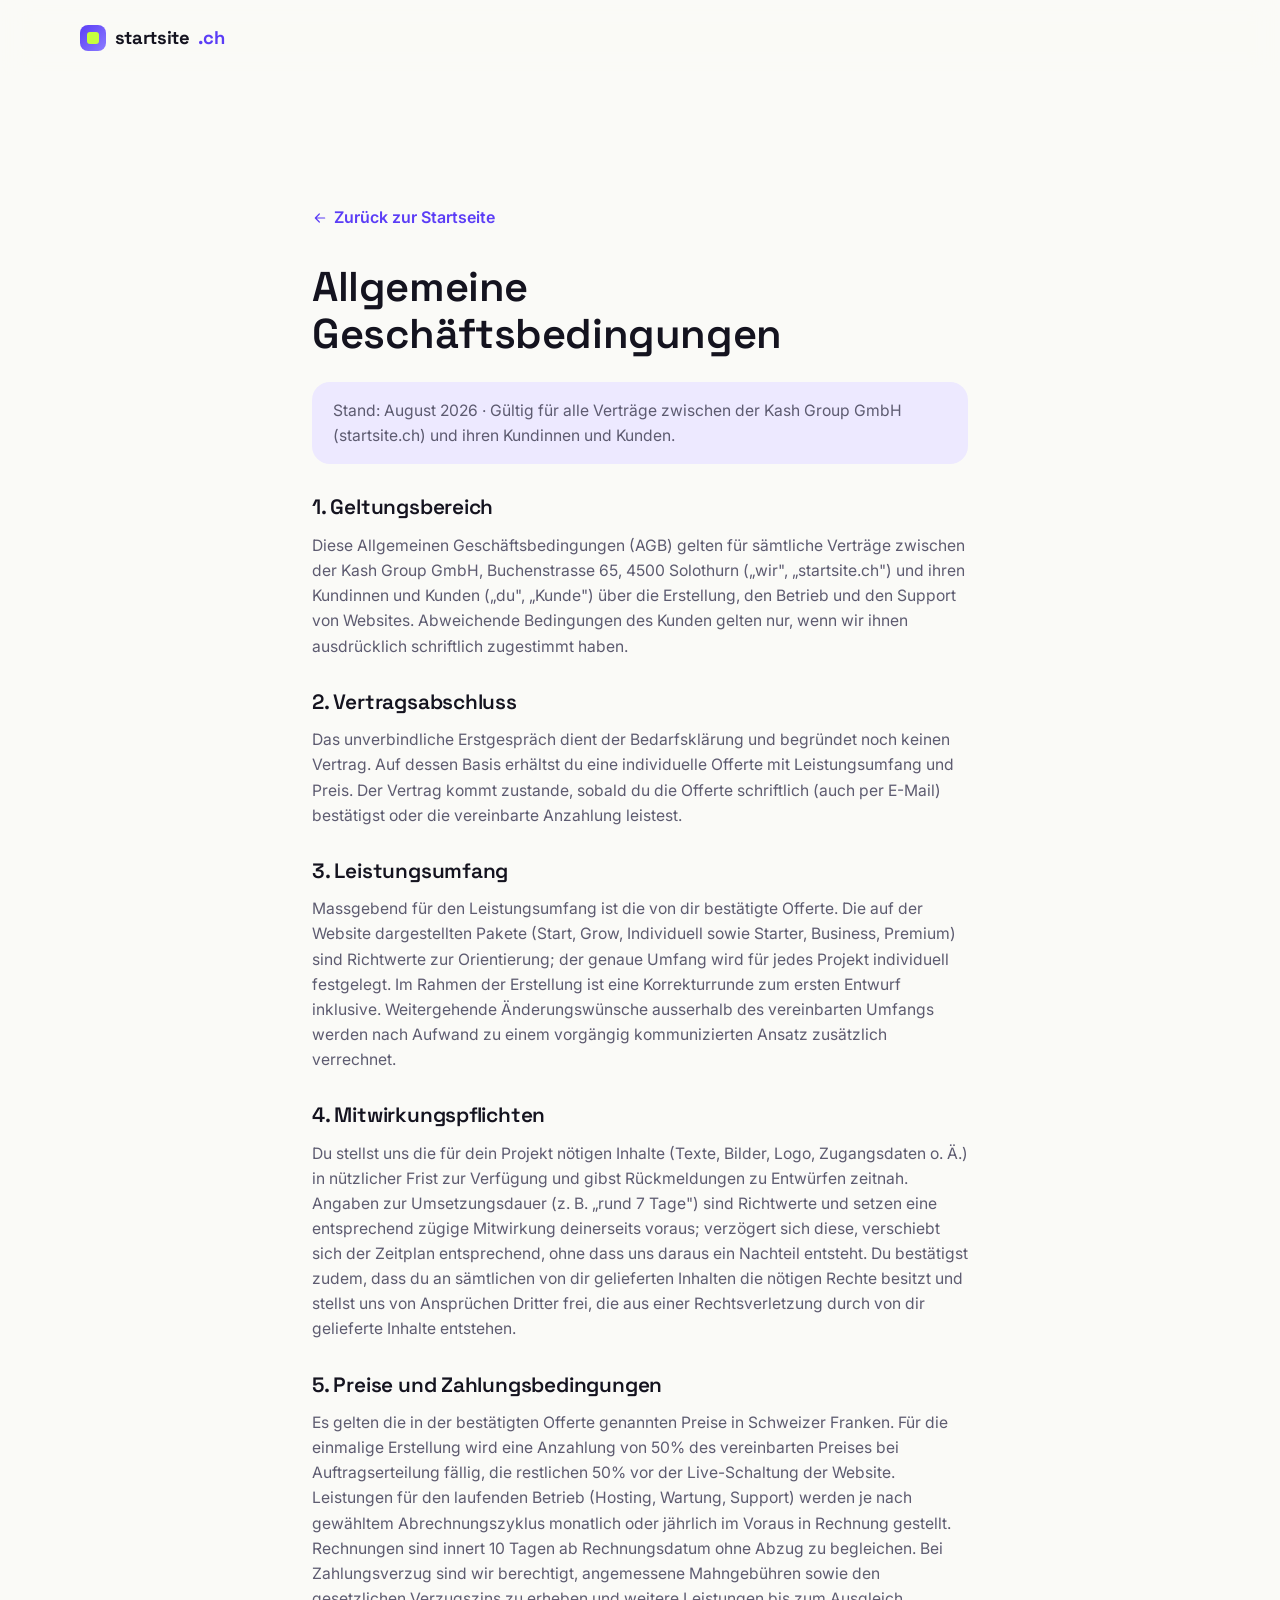
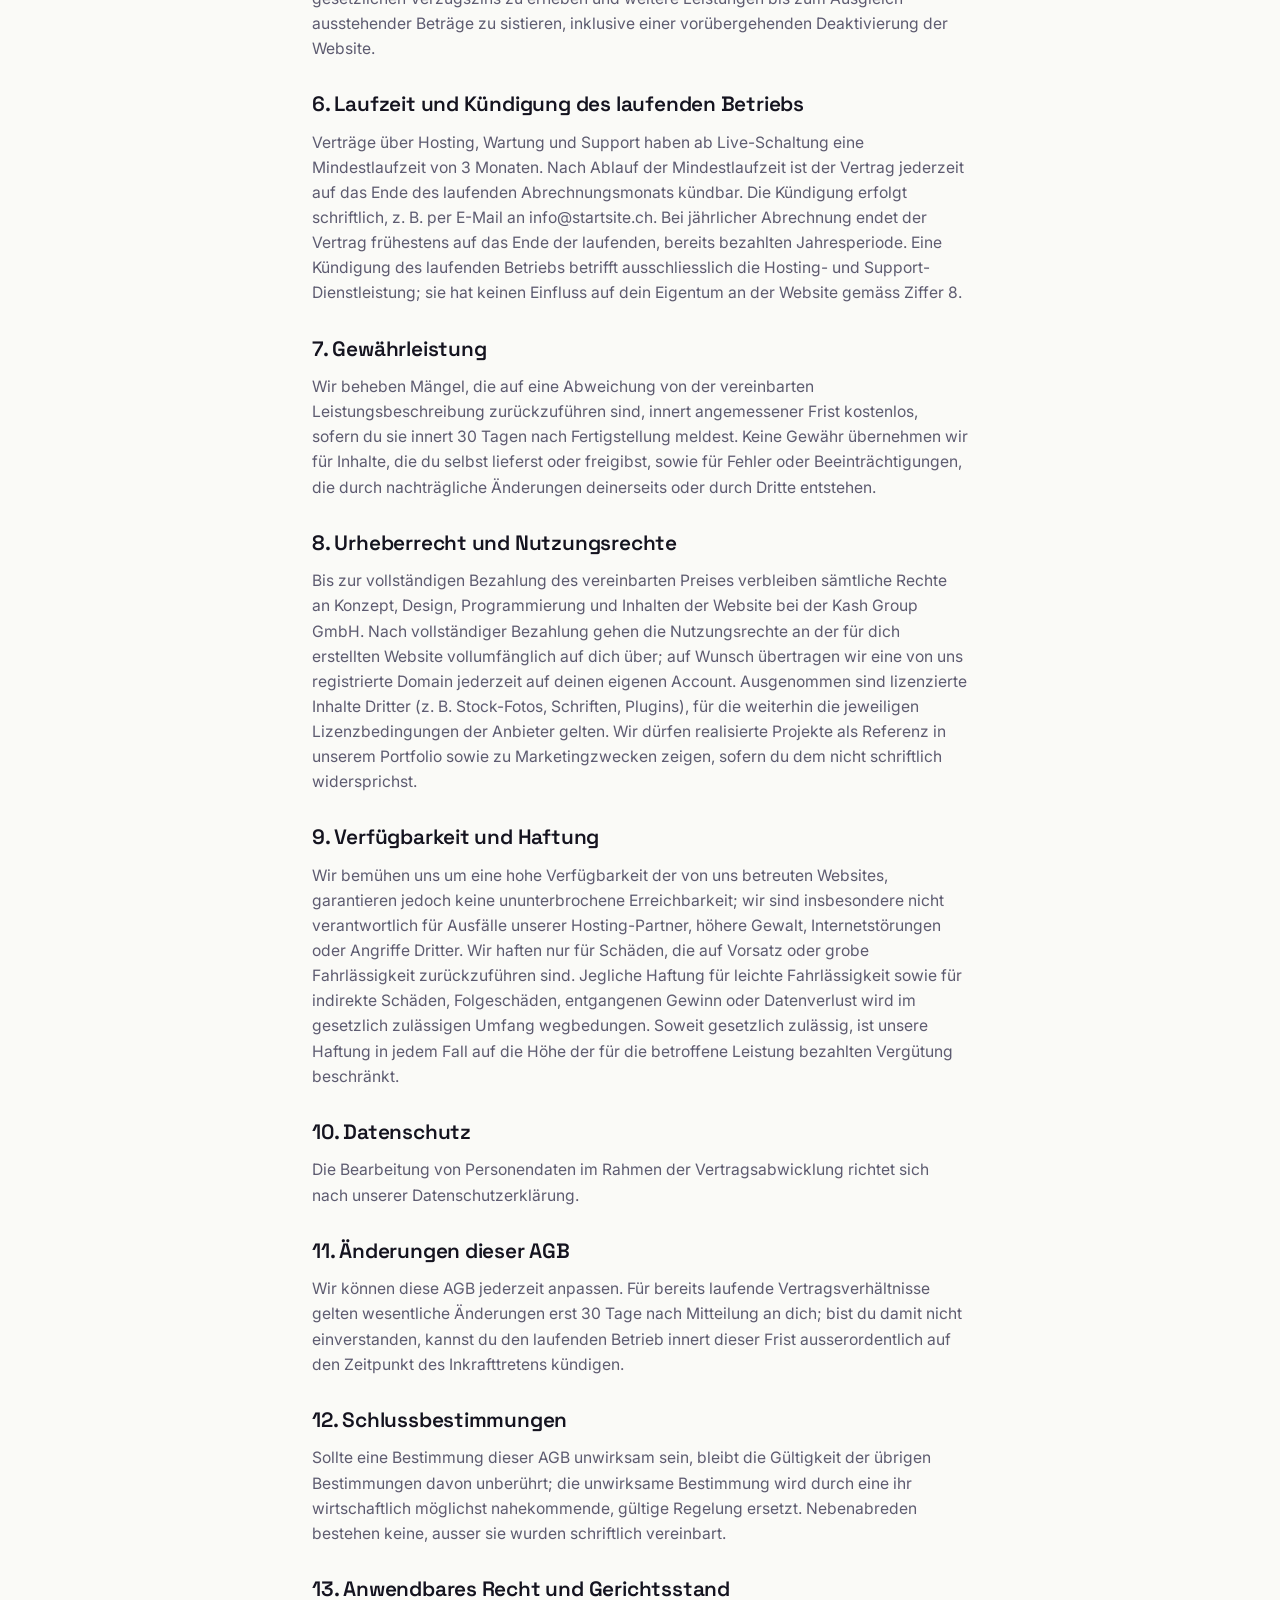
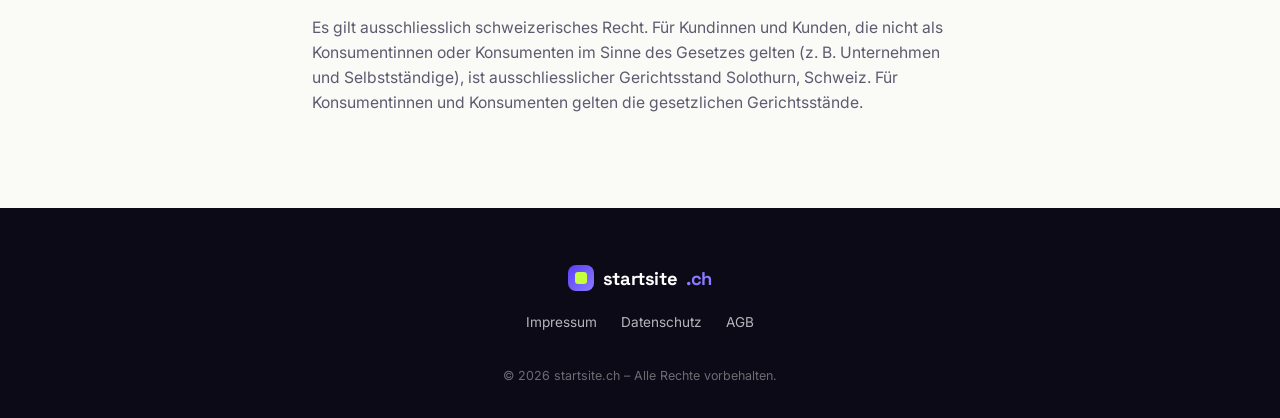
<file: agb.html>
<!DOCTYPE html>
<html lang="de-CH">
<head>
<meta charset="UTF-8">
<meta name="viewport" content="width=device-width, initial-scale=1.0">
<title>AGB – startsite.ch</title>
<meta name="description" content="Allgemeine Geschäftsbedingungen (AGB) von startsite.ch.">
<meta name="robots" content="noindex, follow">
<link rel="icon" href="icons/favicon.svg" type="image/svg+xml">
<link rel="icon" href="icons/favicon-512x512.png" type="image/png" sizes="512x512">
<link rel="apple-touch-icon" href="icons/favicon-512x512.png">
<link rel="preconnect" href="https://fonts.googleapis.com">
<link rel="preconnect" href="https://fonts.gstatic.com" crossorigin>
<link href="https://fonts.googleapis.com/css2?family=Space+Grotesk:wght@500;600;700&family=Inter:wght@400;500;600;700&display=swap" rel="stylesheet">
<link rel="stylesheet" href="style.css">
</head>
<body>

<header class="site-header">
  <div class="container header-inner">
    <a href="index.html" class="logo" aria-label="startsite.ch – Startseite">
      <span class="logo-mark" aria-hidden="true"></span>
      startsite<span class="logo-dot">.ch</span>
    </a>
  </div>
</header>

<main class="legal-main">
  <div class="container">
    <a href="index.html" class="back-link">
      <svg class="icon" viewBox="0 0 24 24"><path d="M5 12h14M13 6l6 6-6 6" fill="none" stroke="currentColor" stroke-width="1.8" stroke-linecap="round" stroke-linejoin="round"/></svg>
      Zurück zur Startseite
    </a>

    <h1>Allgemeine Geschäftsbedingungen</h1>
    <p class="legal-note">Stand: August 2026 · Gültig für alle Verträge zwischen der Kash Group GmbH (startsite.ch) und ihren Kundinnen und Kunden.</p>

    <h2>1. Geltungsbereich</h2>
    <p>Diese Allgemeinen Geschäftsbedingungen (AGB) gelten für sämtliche Verträge zwischen der Kash Group GmbH, Buchenstrasse 65, 4500 Solothurn („wir", „startsite.ch") und ihren Kundinnen und Kunden („du", „Kunde") über die Erstellung, den Betrieb und den Support von Websites. Abweichende Bedingungen des Kunden gelten nur, wenn wir ihnen ausdrücklich schriftlich zugestimmt haben.</p>

    <h2>2. Vertragsabschluss</h2>
    <p>Das unverbindliche Erstgespräch dient der Bedarfsklärung und begründet noch keinen Vertrag. Auf dessen Basis erhältst du eine individuelle Offerte mit Leistungsumfang und Preis. Der Vertrag kommt zustande, sobald du die Offerte schriftlich (auch per E-Mail) bestätigst oder die vereinbarte Anzahlung leistest.</p>

    <h2>3. Leistungsumfang</h2>
    <p>Massgebend für den Leistungsumfang ist die von dir bestätigte Offerte. Die auf der Website dargestellten Pakete (Start, Grow, Individuell sowie Starter, Business, Premium) sind Richtwerte zur Orientierung; der genaue Umfang wird für jedes Projekt individuell festgelegt. Im Rahmen der Erstellung ist eine Korrekturrunde zum ersten Entwurf inklusive. Weitergehende Änderungswünsche ausserhalb des vereinbarten Umfangs werden nach Aufwand zu einem vorgängig kommunizierten Ansatz zusätzlich verrechnet.</p>

    <h2>4. Mitwirkungspflichten</h2>
    <p>Du stellst uns die für dein Projekt nötigen Inhalte (Texte, Bilder, Logo, Zugangsdaten o. Ä.) in nützlicher Frist zur Verfügung und gibst Rückmeldungen zu Entwürfen zeitnah. Angaben zur Umsetzungsdauer (z. B. „rund 7 Tage") sind Richtwerte und setzen eine entsprechend zügige Mitwirkung deinerseits voraus; verzögert sich diese, verschiebt sich der Zeitplan entsprechend, ohne dass uns daraus ein Nachteil entsteht. Du bestätigst zudem, dass du an sämtlichen von dir gelieferten Inhalten die nötigen Rechte besitzt und stellst uns von Ansprüchen Dritter frei, die aus einer Rechtsverletzung durch von dir gelieferte Inhalte entstehen.</p>

    <h2>5. Preise und Zahlungsbedingungen</h2>
    <p>Es gelten die in der bestätigten Offerte genannten Preise in Schweizer Franken. Für die einmalige Erstellung wird eine Anzahlung von 50% des vereinbarten Preises bei Auftragserteilung fällig, die restlichen 50% vor der Live-Schaltung der Website. Leistungen für den laufenden Betrieb (Hosting, Wartung, Support) werden je nach gewähltem Abrechnungszyklus monatlich oder jährlich im Voraus in Rechnung gestellt. Rechnungen sind innert 10 Tagen ab Rechnungsdatum ohne Abzug zu begleichen. Bei Zahlungsverzug sind wir berechtigt, angemessene Mahngebühren sowie den gesetzlichen Verzugszins zu erheben und weitere Leistungen bis zum Ausgleich ausstehender Beträge zu sistieren, inklusive einer vorübergehenden Deaktivierung der Website.</p>

    <h2>6. Laufzeit und Kündigung des laufenden Betriebs</h2>
    <p>Verträge über Hosting, Wartung und Support haben ab Live-Schaltung eine Mindestlaufzeit von 3 Monaten. Nach Ablauf der Mindestlaufzeit ist der Vertrag jederzeit auf das Ende des laufenden Abrechnungsmonats kündbar. Die Kündigung erfolgt schriftlich, z. B. per E-Mail an <a href="mailto:info@startsite.ch">info@startsite.ch</a>. Bei jährlicher Abrechnung endet der Vertrag frühestens auf das Ende der laufenden, bereits bezahlten Jahresperiode. Eine Kündigung des laufenden Betriebs betrifft ausschliesslich die Hosting- und Support-Dienstleistung; sie hat keinen Einfluss auf dein Eigentum an der Website gemäss Ziffer 8.</p>

    <h2>7. Gewährleistung</h2>
    <p>Wir beheben Mängel, die auf eine Abweichung von der vereinbarten Leistungsbeschreibung zurückzuführen sind, innert angemessener Frist kostenlos, sofern du sie innert 30 Tagen nach Fertigstellung meldest. Keine Gewähr übernehmen wir für Inhalte, die du selbst lieferst oder freigibst, sowie für Fehler oder Beeinträchtigungen, die durch nachträgliche Änderungen deinerseits oder durch Dritte entstehen.</p>

    <h2>8. Urheberrecht und Nutzungsrechte</h2>
    <p>Bis zur vollständigen Bezahlung des vereinbarten Preises verbleiben sämtliche Rechte an Konzept, Design, Programmierung und Inhalten der Website bei der Kash Group GmbH. Nach vollständiger Bezahlung gehen die Nutzungsrechte an der für dich erstellten Website vollumfänglich auf dich über; auf Wunsch übertragen wir eine von uns registrierte Domain jederzeit auf deinen eigenen Account. Ausgenommen sind lizenzierte Inhalte Dritter (z. B. Stock-Fotos, Schriften, Plugins), für die weiterhin die jeweiligen Lizenzbedingungen der Anbieter gelten. Wir dürfen realisierte Projekte als Referenz in unserem Portfolio sowie zu Marketingzwecken zeigen, sofern du dem nicht schriftlich widersprichst.</p>

    <h2>9. Verfügbarkeit und Haftung</h2>
    <p>Wir bemühen uns um eine hohe Verfügbarkeit der von uns betreuten Websites, garantieren jedoch keine ununterbrochene Erreichbarkeit; wir sind insbesondere nicht verantwortlich für Ausfälle unserer Hosting-Partner, höhere Gewalt, Internetstörungen oder Angriffe Dritter. Wir haften nur für Schäden, die auf Vorsatz oder grobe Fahrlässigkeit zurückzuführen sind. Jegliche Haftung für leichte Fahrlässigkeit sowie für indirekte Schäden, Folgeschäden, entgangenen Gewinn oder Datenverlust wird im gesetzlich zulässigen Umfang wegbedungen. Soweit gesetzlich zulässig, ist unsere Haftung in jedem Fall auf die Höhe der für die betroffene Leistung bezahlten Vergütung beschränkt.</p>

    <h2>10. Datenschutz</h2>
    <p>Die Bearbeitung von Personendaten im Rahmen der Vertragsabwicklung richtet sich nach unserer <a href="datenschutz.html">Datenschutzerklärung</a>.</p>

    <h2>11. Änderungen dieser AGB</h2>
    <p>Wir können diese AGB jederzeit anpassen. Für bereits laufende Vertragsverhältnisse gelten wesentliche Änderungen erst 30 Tage nach Mitteilung an dich; bist du damit nicht einverstanden, kannst du den laufenden Betrieb innert dieser Frist ausserordentlich auf den Zeitpunkt des Inkrafttretens kündigen.</p>

    <h2>12. Schlussbestimmungen</h2>
    <p>Sollte eine Bestimmung dieser AGB unwirksam sein, bleibt die Gültigkeit der übrigen Bestimmungen davon unberührt; die unwirksame Bestimmung wird durch eine ihr wirtschaftlich möglichst nahekommende, gültige Regelung ersetzt. Nebenabreden bestehen keine, ausser sie wurden schriftlich vereinbart.</p>

    <h2>13. Anwendbares Recht und Gerichtsstand</h2>
    <p>Es gilt ausschliesslich schweizerisches Recht. Für Kundinnen und Kunden, die nicht als Konsumentinnen oder Konsumenten im Sinne des Gesetzes gelten (z. B. Unternehmen und Selbstständige), ist ausschliesslicher Gerichtsstand Solothurn, Schweiz. Für Konsumentinnen und Konsumenten gelten die gesetzlichen Gerichtsstände.</p>
  </div>
</main>

<footer class="site-footer">
  <div class="container footer-inner">
    <a href="index.html" class="logo footer-logo">
      <span class="logo-mark" aria-hidden="true"></span>
      startsite<span class="logo-dot">.ch</span>
    </a>
    <nav class="footer-links" aria-label="Rechtliches">
      <a href="impressum.html">Impressum</a>
      <a href="datenschutz.html">Datenschutz</a>
      <a href="agb.html">AGB</a>
    </nav>
    <p class="footer-copy">&copy; <span id="year"></span> startsite.ch – Alle Rechte vorbehalten.</p>
  </div>
</footer>

<script>document.getElementById("year").textContent = new Date().getFullYear();</script>
</body>
</html>
</file>
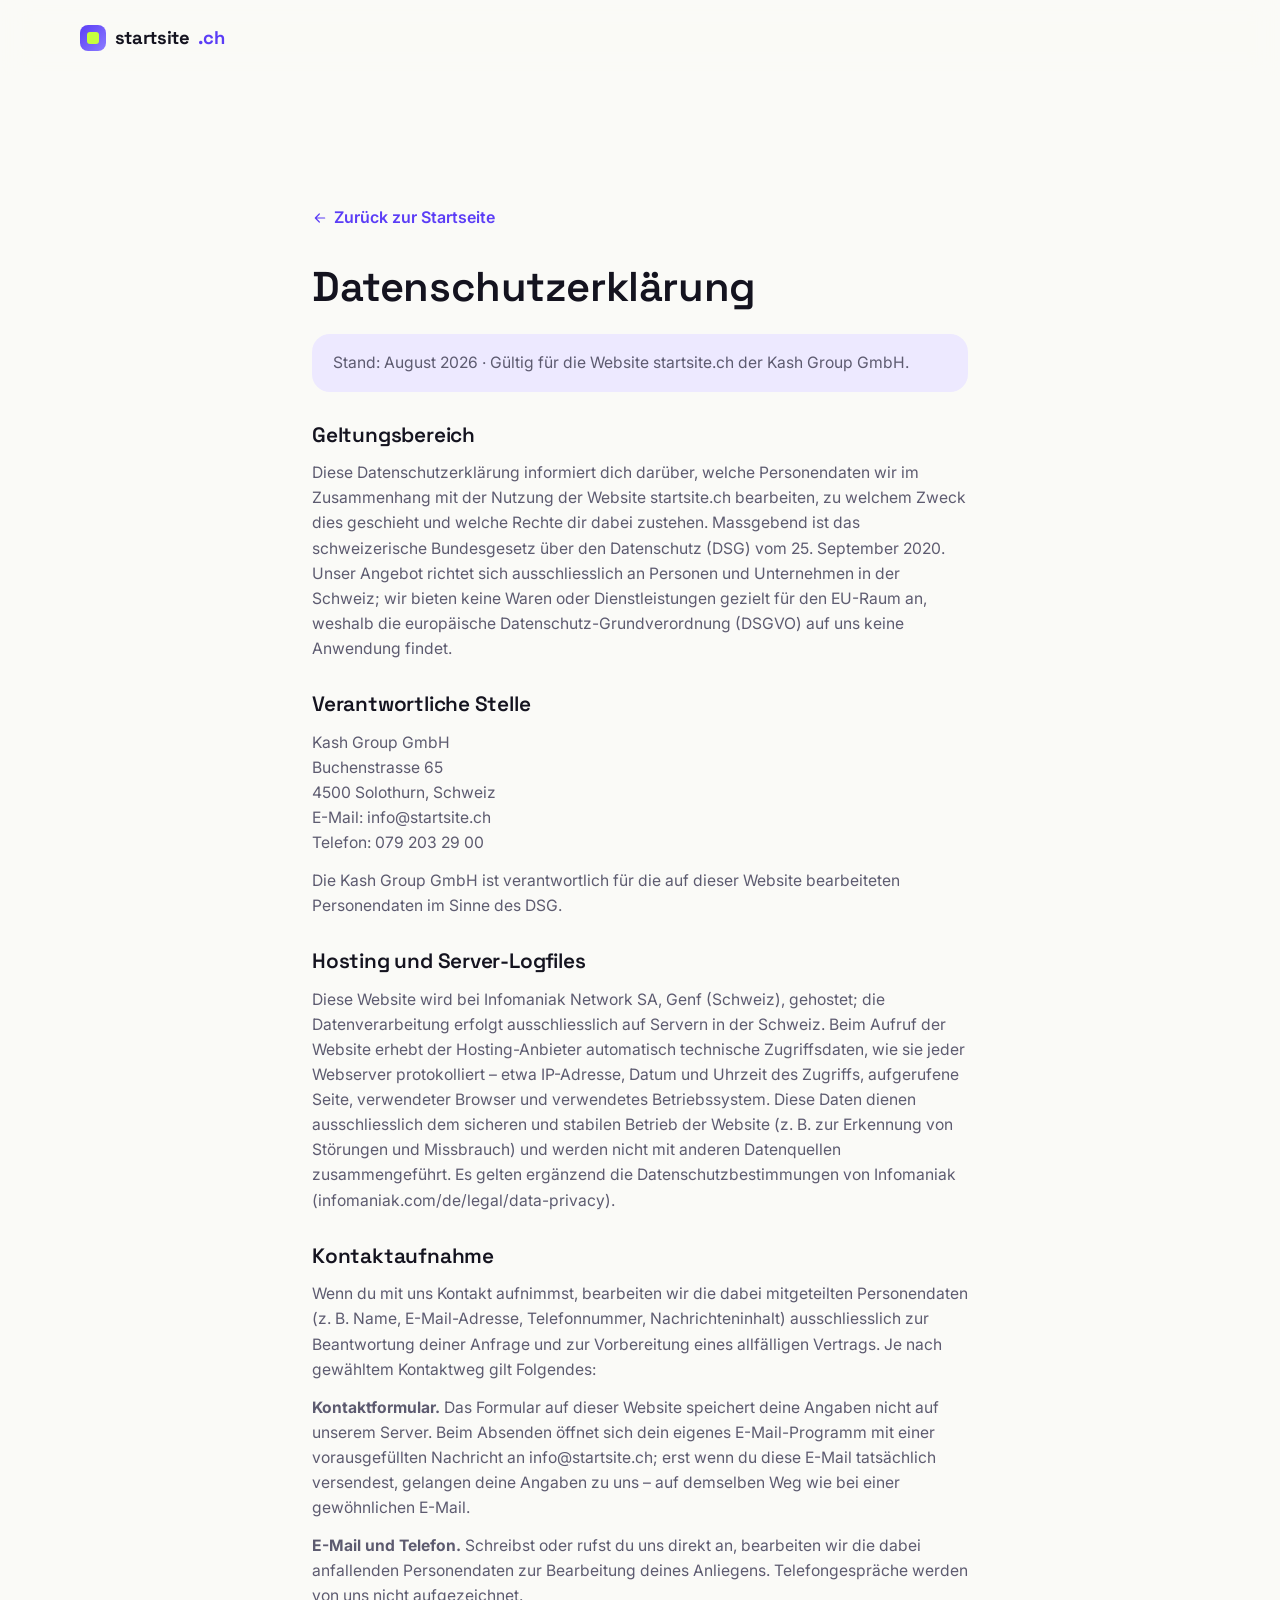
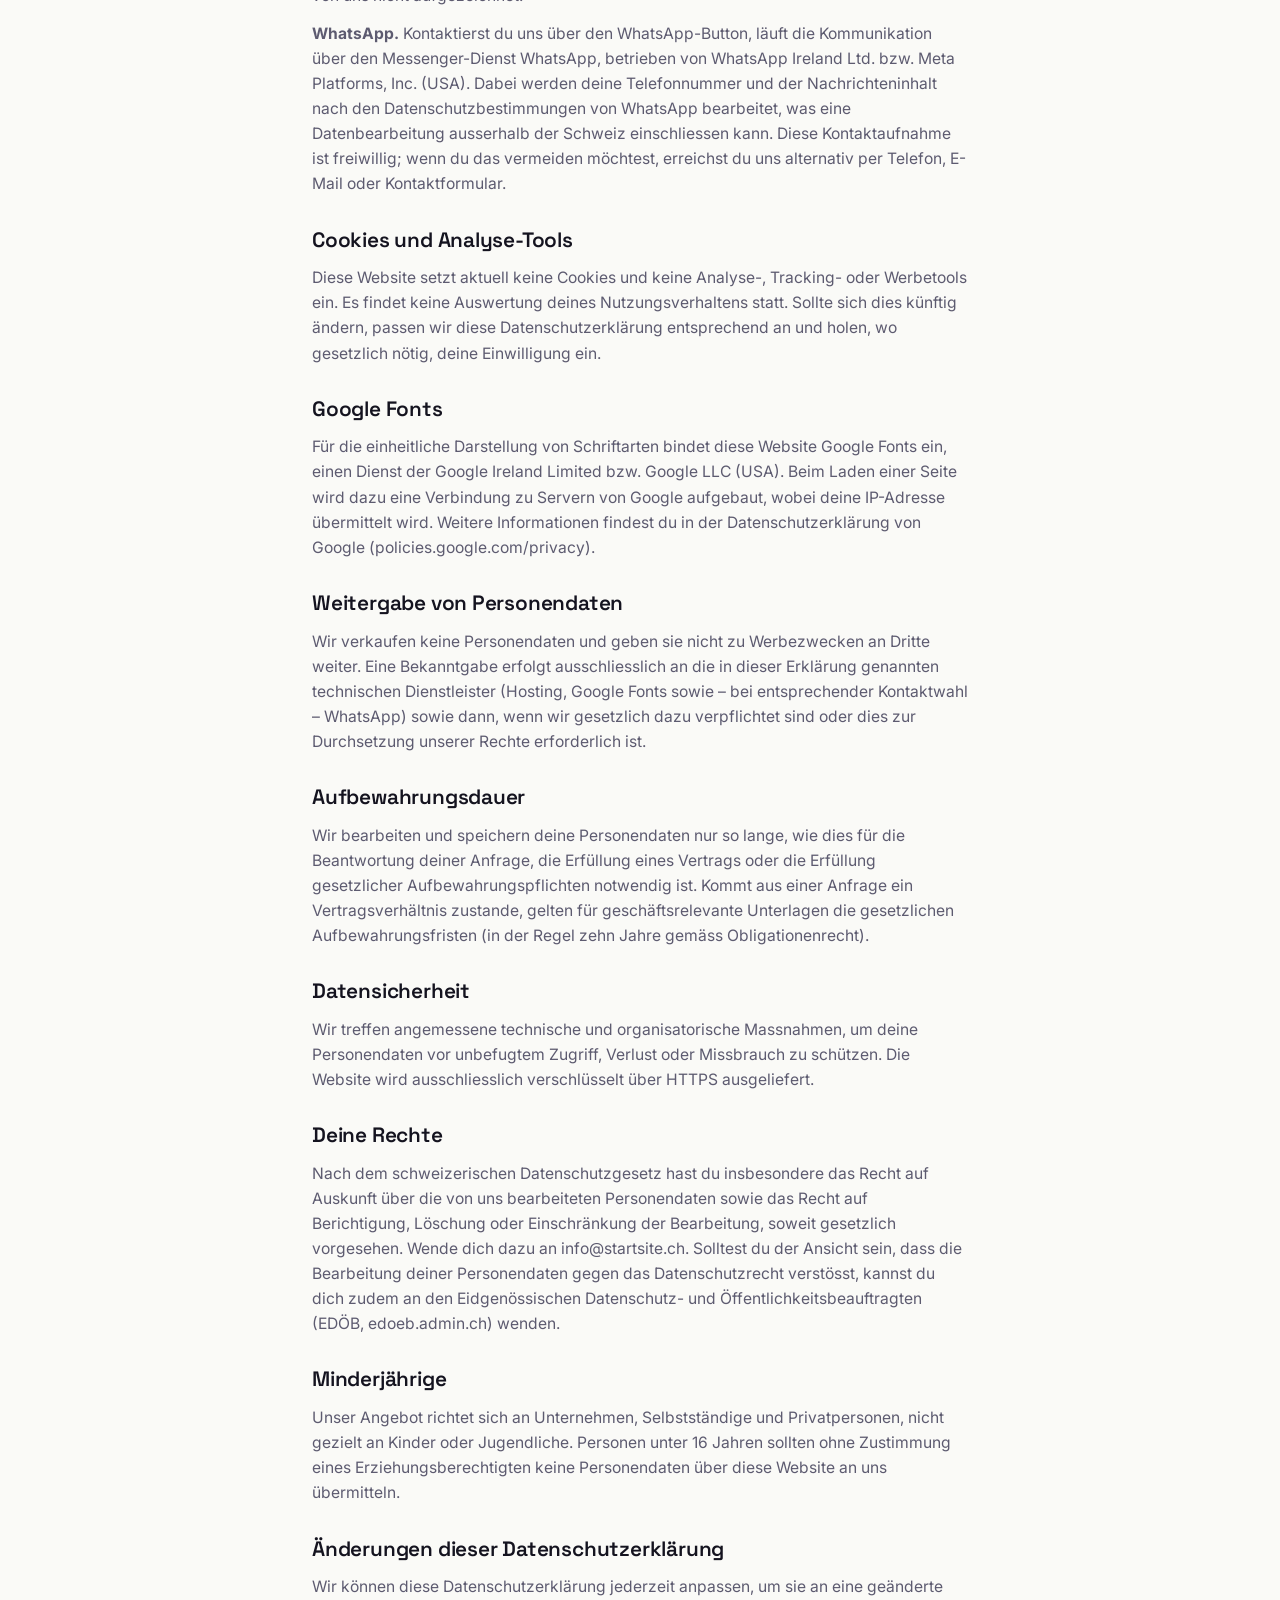
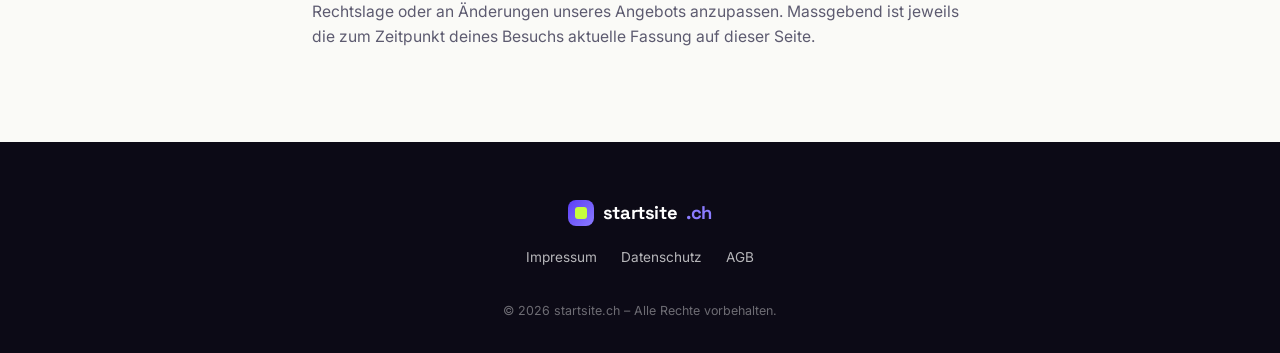
<file: datenschutz.html>
<!DOCTYPE html>
<html lang="de-CH">
<head>
<meta charset="UTF-8">
<meta name="viewport" content="width=device-width, initial-scale=1.0">
<title>Datenschutz – startsite.ch</title>
<meta name="description" content="Datenschutzerklärung von startsite.ch.">
<meta name="robots" content="noindex, follow">
<link rel="icon" href="icons/favicon.svg" type="image/svg+xml">
<link rel="icon" href="icons/favicon-512x512.png" type="image/png" sizes="512x512">
<link rel="apple-touch-icon" href="icons/favicon-512x512.png">
<link rel="preconnect" href="https://fonts.googleapis.com">
<link rel="preconnect" href="https://fonts.gstatic.com" crossorigin>
<link href="https://fonts.googleapis.com/css2?family=Space+Grotesk:wght@500;600;700&family=Inter:wght@400;500;600;700&display=swap" rel="stylesheet">
<link rel="stylesheet" href="style.css">
</head>
<body>

<header class="site-header">
  <div class="container header-inner">
    <a href="index.html" class="logo" aria-label="startsite.ch – Startseite">
      <span class="logo-mark" aria-hidden="true"></span>
      startsite<span class="logo-dot">.ch</span>
    </a>
  </div>
</header>

<main class="legal-main">
  <div class="container">
    <a href="index.html" class="back-link">
      <svg class="icon" viewBox="0 0 24 24"><path d="M5 12h14M13 6l6 6-6 6" fill="none" stroke="currentColor" stroke-width="1.8" stroke-linecap="round" stroke-linejoin="round"/></svg>
      Zurück zur Startseite
    </a>

    <h1>Datenschutzerklärung</h1>
    <p class="legal-note">Stand: August 2026 · Gültig für die Website startsite.ch der Kash Group GmbH.</p>

    <h2>Geltungsbereich</h2>
    <p>Diese Datenschutzerklärung informiert dich darüber, welche Personendaten wir im Zusammenhang mit der Nutzung der Website startsite.ch bearbeiten, zu welchem Zweck dies geschieht und welche Rechte dir dabei zustehen. Massgebend ist das schweizerische Bundesgesetz über den Datenschutz (DSG) vom 25. September 2020. Unser Angebot richtet sich ausschliesslich an Personen und Unternehmen in der Schweiz; wir bieten keine Waren oder Dienstleistungen gezielt für den EU-Raum an, weshalb die europäische Datenschutz-Grundverordnung (DSGVO) auf uns keine Anwendung findet.</p>

    <h2>Verantwortliche Stelle</h2>
    <p>
      Kash Group GmbH<br>
      Buchenstrasse 65<br>
      4500 Solothurn, Schweiz<br>
      E-Mail: <a href="mailto:info@startsite.ch">info@startsite.ch</a><br>
      Telefon: <a href="tel:+41792032900">079 203 29 00</a>
    </p>
    <p>Die Kash Group GmbH ist verantwortlich für die auf dieser Website bearbeiteten Personendaten im Sinne des DSG.</p>

    <h2>Hosting und Server-Logfiles</h2>
    <p>Diese Website wird bei Infomaniak Network SA, Genf (Schweiz), gehostet; die Datenverarbeitung erfolgt ausschliesslich auf Servern in der Schweiz. Beim Aufruf der Website erhebt der Hosting-Anbieter automatisch technische Zugriffsdaten, wie sie jeder Webserver protokolliert – etwa IP-Adresse, Datum und Uhrzeit des Zugriffs, aufgerufene Seite, verwendeter Browser und verwendetes Betriebssystem. Diese Daten dienen ausschliesslich dem sicheren und stabilen Betrieb der Website (z. B. zur Erkennung von Störungen und Missbrauch) und werden nicht mit anderen Datenquellen zusammengeführt. Es gelten ergänzend die Datenschutzbestimmungen von Infomaniak (infomaniak.com/de/legal/data-privacy).</p>

    <h2>Kontaktaufnahme</h2>
    <p>Wenn du mit uns Kontakt aufnimmst, bearbeiten wir die dabei mitgeteilten Personendaten (z. B. Name, E-Mail-Adresse, Telefonnummer, Nachrichteninhalt) ausschliesslich zur Beantwortung deiner Anfrage und zur Vorbereitung eines allfälligen Vertrags. Je nach gewähltem Kontaktweg gilt Folgendes:</p>
    <p><strong>Kontaktformular.</strong> Das Formular auf dieser Website speichert deine Angaben nicht auf unserem Server. Beim Absenden öffnet sich dein eigenes E-Mail-Programm mit einer vorausgefüllten Nachricht an info@startsite.ch; erst wenn du diese E-Mail tatsächlich versendest, gelangen deine Angaben zu uns – auf demselben Weg wie bei einer gewöhnlichen E-Mail.</p>
    <p><strong>E-Mail und Telefon.</strong> Schreibst oder rufst du uns direkt an, bearbeiten wir die dabei anfallenden Personendaten zur Bearbeitung deines Anliegens. Telefongespräche werden von uns nicht aufgezeichnet.</p>
    <p><strong>WhatsApp.</strong> Kontaktierst du uns über den WhatsApp-Button, läuft die Kommunikation über den Messenger-Dienst WhatsApp, betrieben von WhatsApp Ireland Ltd. bzw. Meta Platforms, Inc. (USA). Dabei werden deine Telefonnummer und der Nachrichteninhalt nach den Datenschutzbestimmungen von WhatsApp bearbeitet, was eine Datenbearbeitung ausserhalb der Schweiz einschliessen kann. Diese Kontaktaufnahme ist freiwillig; wenn du das vermeiden möchtest, erreichst du uns alternativ per Telefon, E-Mail oder Kontaktformular.</p>

    <h2>Cookies und Analyse-Tools</h2>
    <p>Diese Website setzt aktuell keine Cookies und keine Analyse-, Tracking- oder Werbetools ein. Es findet keine Auswertung deines Nutzungsverhaltens statt. Sollte sich dies künftig ändern, passen wir diese Datenschutzerklärung entsprechend an und holen, wo gesetzlich nötig, deine Einwilligung ein.</p>

    <h2>Google Fonts</h2>
    <p>Für die einheitliche Darstellung von Schriftarten bindet diese Website Google Fonts ein, einen Dienst der Google Ireland Limited bzw. Google LLC (USA). Beim Laden einer Seite wird dazu eine Verbindung zu Servern von Google aufgebaut, wobei deine IP-Adresse übermittelt wird. Weitere Informationen findest du in der Datenschutzerklärung von Google (policies.google.com/privacy).</p>

    <h2>Weitergabe von Personendaten</h2>
    <p>Wir verkaufen keine Personendaten und geben sie nicht zu Werbezwecken an Dritte weiter. Eine Bekanntgabe erfolgt ausschliesslich an die in dieser Erklärung genannten technischen Dienstleister (Hosting, Google Fonts sowie – bei entsprechender Kontaktwahl – WhatsApp) sowie dann, wenn wir gesetzlich dazu verpflichtet sind oder dies zur Durchsetzung unserer Rechte erforderlich ist.</p>

    <h2>Aufbewahrungsdauer</h2>
    <p>Wir bearbeiten und speichern deine Personendaten nur so lange, wie dies für die Beantwortung deiner Anfrage, die Erfüllung eines Vertrags oder die Erfüllung gesetzlicher Aufbewahrungspflichten notwendig ist. Kommt aus einer Anfrage ein Vertragsverhältnis zustande, gelten für geschäftsrelevante Unterlagen die gesetzlichen Aufbewahrungsfristen (in der Regel zehn Jahre gemäss Obligationenrecht).</p>

    <h2>Datensicherheit</h2>
    <p>Wir treffen angemessene technische und organisatorische Massnahmen, um deine Personendaten vor unbefugtem Zugriff, Verlust oder Missbrauch zu schützen. Die Website wird ausschliesslich verschlüsselt über HTTPS ausgeliefert.</p>

    <h2>Deine Rechte</h2>
    <p>Nach dem schweizerischen Datenschutzgesetz hast du insbesondere das Recht auf Auskunft über die von uns bearbeiteten Personendaten sowie das Recht auf Berichtigung, Löschung oder Einschränkung der Bearbeitung, soweit gesetzlich vorgesehen. Wende dich dazu an <a href="mailto:info@startsite.ch">info@startsite.ch</a>. Solltest du der Ansicht sein, dass die Bearbeitung deiner Personendaten gegen das Datenschutzrecht verstösst, kannst du dich zudem an den Eidgenössischen Datenschutz- und Öffentlichkeitsbeauftragten (EDÖB, edoeb.admin.ch) wenden.</p>

    <h2>Minderjährige</h2>
    <p>Unser Angebot richtet sich an Unternehmen, Selbstständige und Privatpersonen, nicht gezielt an Kinder oder Jugendliche. Personen unter 16 Jahren sollten ohne Zustimmung eines Erziehungsberechtigten keine Personendaten über diese Website an uns übermitteln.</p>

    <h2>Änderungen dieser Datenschutzerklärung</h2>
    <p>Wir können diese Datenschutzerklärung jederzeit anpassen, um sie an eine geänderte Rechtslage oder an Änderungen unseres Angebots anzupassen. Massgebend ist jeweils die zum Zeitpunkt deines Besuchs aktuelle Fassung auf dieser Seite.</p>
  </div>
</main>

<footer class="site-footer">
  <div class="container footer-inner">
    <a href="index.html" class="logo footer-logo">
      <span class="logo-mark" aria-hidden="true"></span>
      startsite<span class="logo-dot">.ch</span>
    </a>
    <nav class="footer-links" aria-label="Rechtliches">
      <a href="impressum.html">Impressum</a>
      <a href="datenschutz.html">Datenschutz</a>
      <a href="agb.html">AGB</a>
    </nav>
    <p class="footer-copy">&copy; <span id="year"></span> startsite.ch – Alle Rechte vorbehalten.</p>
  </div>
</footer>

<script>document.getElementById("year").textContent = new Date().getFullYear();</script>
</body>
</html>
</file>
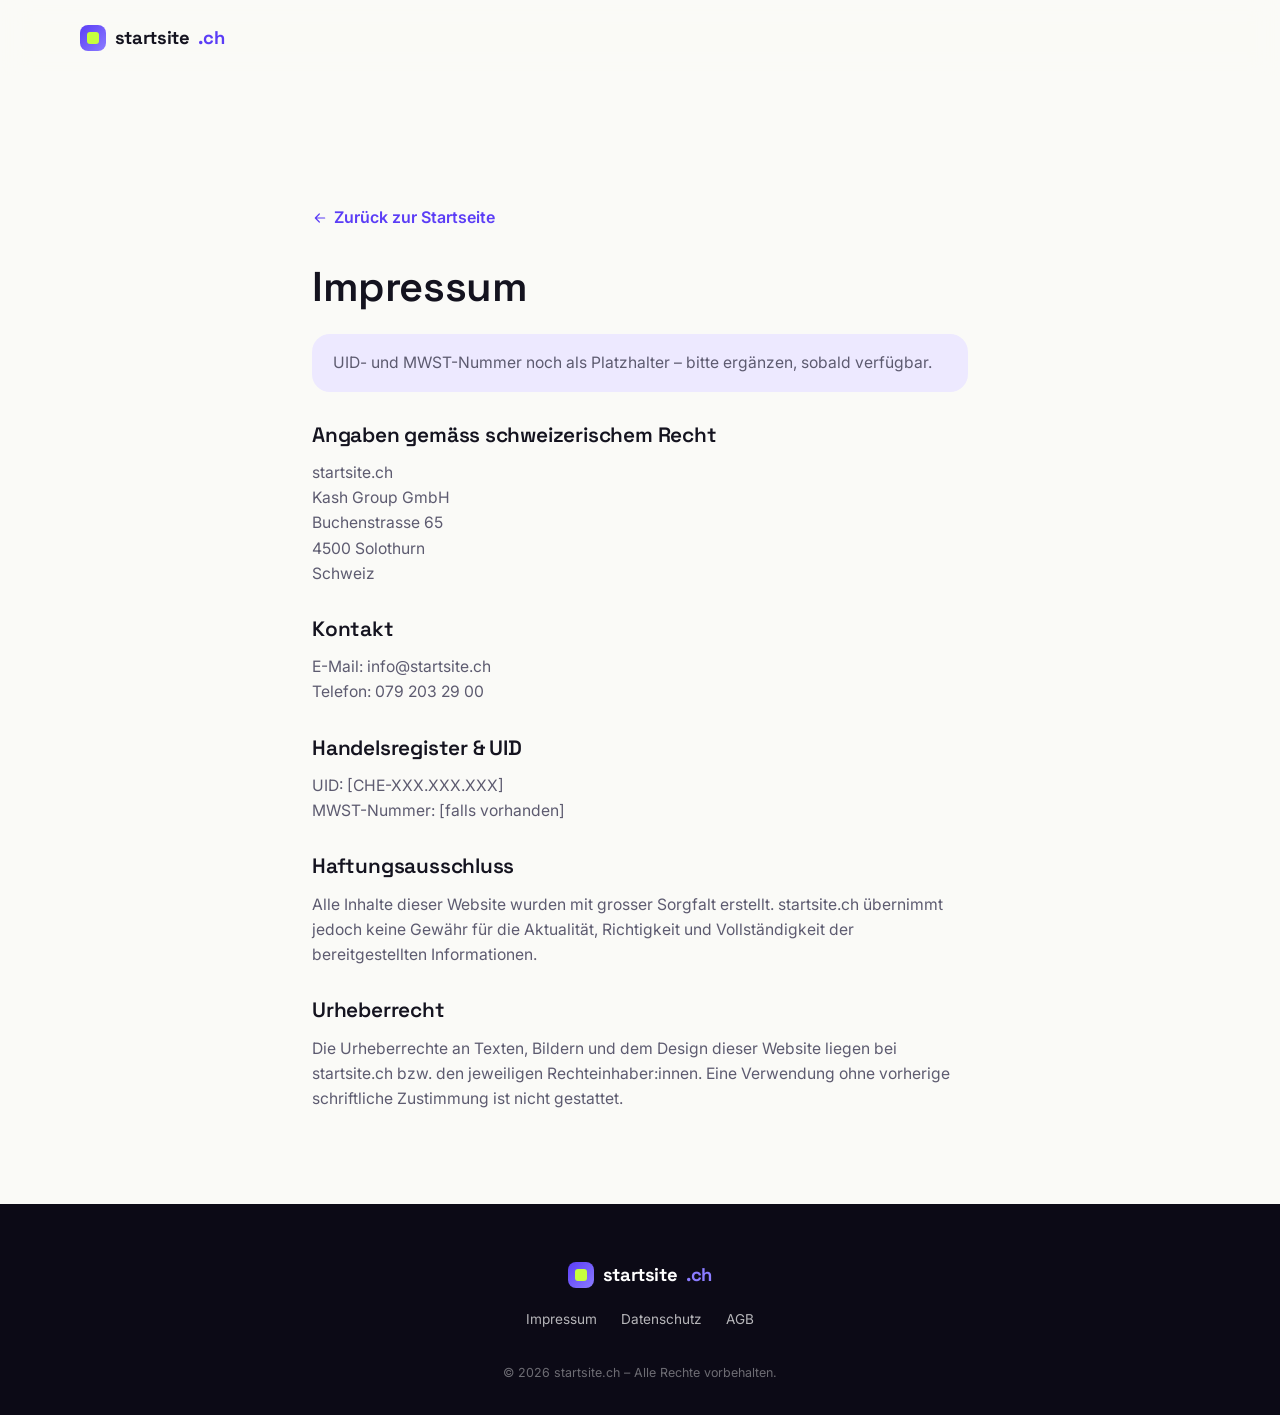
<file: impressum.html>
<!DOCTYPE html>
<html lang="de-CH">
<head>
<meta charset="UTF-8">
<meta name="viewport" content="width=device-width, initial-scale=1.0">
<title>Impressum – startsite.ch</title>
<meta name="description" content="Impressum von startsite.ch.">
<meta name="robots" content="noindex, follow">
<link rel="icon" href="icons/favicon.svg" type="image/svg+xml">
<link rel="icon" href="icons/favicon-512x512.png" type="image/png" sizes="512x512">
<link rel="apple-touch-icon" href="icons/favicon-512x512.png">
<link rel="preconnect" href="https://fonts.googleapis.com">
<link rel="preconnect" href="https://fonts.gstatic.com" crossorigin>
<link href="https://fonts.googleapis.com/css2?family=Space+Grotesk:wght@500;600;700&family=Inter:wght@400;500;600;700&display=swap" rel="stylesheet">
<link rel="stylesheet" href="style.css">
</head>
<body>

<header class="site-header">
  <div class="container header-inner">
    <a href="index.html" class="logo" aria-label="startsite.ch – Startseite">
      <span class="logo-mark" aria-hidden="true"></span>
      startsite<span class="logo-dot">.ch</span>
    </a>
  </div>
</header>

<main class="legal-main">
  <div class="container">
    <a href="index.html" class="back-link">
      <svg class="icon" viewBox="0 0 24 24"><path d="M5 12h14M13 6l6 6-6 6" fill="none" stroke="currentColor" stroke-width="1.8" stroke-linecap="round" stroke-linejoin="round"/></svg>
      Zurück zur Startseite
    </a>

    <h1>Impressum</h1>
    <p class="legal-note">UID- und MWST-Nummer noch als Platzhalter – bitte ergänzen, sobald verfügbar.</p>

    <h2>Angaben gemäss schweizerischem Recht</h2>
    <p>
      startsite.ch<br>
      Kash Group GmbH<br>
      Buchenstrasse 65<br>
      4500 Solothurn<br>
      Schweiz
    </p>

    <h2>Kontakt</h2>
    <p>
      E-Mail: <a href="mailto:info@startsite.ch">info@startsite.ch</a><br>
      Telefon: <a href="tel:+41792032900">079 203 29 00</a>
    </p>

    <h2>Handelsregister &amp; UID</h2>
    <p>
      UID: [CHE-XXX.XXX.XXX]<br>
      MWST-Nummer: [falls vorhanden]
    </p>

    <h2>Haftungsausschluss</h2>
    <p>Alle Inhalte dieser Website wurden mit grosser Sorgfalt erstellt. startsite.ch übernimmt jedoch keine Gewähr für die Aktualität, Richtigkeit und Vollständigkeit der bereitgestellten Informationen.</p>

    <h2>Urheberrecht</h2>
    <p>Die Urheberrechte an Texten, Bildern und dem Design dieser Website liegen bei startsite.ch bzw. den jeweiligen Rechteinhaber:innen. Eine Verwendung ohne vorherige schriftliche Zustimmung ist nicht gestattet.</p>
  </div>
</main>

<footer class="site-footer">
  <div class="container footer-inner">
    <a href="index.html" class="logo footer-logo">
      <span class="logo-mark" aria-hidden="true"></span>
      startsite<span class="logo-dot">.ch</span>
    </a>
    <nav class="footer-links" aria-label="Rechtliches">
      <a href="impressum.html">Impressum</a>
      <a href="datenschutz.html">Datenschutz</a>
      <a href="agb.html">AGB</a>
    </nav>
    <p class="footer-copy">&copy; <span id="year"></span> startsite.ch – Alle Rechte vorbehalten.</p>
  </div>
</footer>

<script>document.getElementById("year").textContent = new Date().getFullYear();</script>
</body>
</html>
</file>
<file: style.css>
/* =========================================================
   startsite.ch — Stylesheet
   Palette: "Alpine Momentum" — Indigo/Violet + Electric Lime
   ========================================================= */

/* ---------- Design Tokens ---------- */
:root {
  /* Colors */
  --bg: #FAFAF7;
  --bg-soft: #F1EEFB;
  --surface: #FFFFFF;
  --ink: #14131F;
  --muted: #5D5B70;
  --muted-soft: #6E6C86; /* darkened from #8886A0 for WCAG AA contrast (4.5:1+) on light backgrounds */
  --line: rgba(20, 19, 31, 0.10);
  --line-soft: rgba(20, 19, 31, 0.06);

  --primary: #5B3DF6;
  --primary-600: #4A2CE0;
  --primary-light: #8B7CFF;
  --primary-tint: #EDE9FF;

  --accent: #C6FF3D;
  --accent-ink: #1B2405;
  --accent-glow: rgba(198, 255, 61, 0.35);

  --dark: #0C0A16;
  --dark-soft: #16132B;
  --dark-line: rgba(255, 255, 255, 0.10);
  --white: #FFFFFF;

  /* Radii */
  --r-sm: 10px;
  --r-md: 18px;
  --r-lg: 28px;
  --r-full: 999px;

  /* Shadows */
  --shadow-soft: 0 10px 30px rgba(20, 19, 31, 0.08);
  --shadow-strong: 0 24px 60px rgba(20, 19, 31, 0.16);
  --shadow-accent: 0 12px 30px rgba(198, 255, 61, 0.30);

  /* Motion */
  --ease: cubic-bezier(0.16, 1, 0.3, 1);
  --dur: 0.6s;

  /* Type */
  --font-head: "Space Grotesk", "Inter", system-ui, sans-serif;
  --font-body: "Inter", system-ui, -apple-system, "Segoe UI", sans-serif;
}

/* ---------- Reset ---------- */
*, *::before, *::after { box-sizing: border-box; }
html { scroll-behavior: smooth; }
body, h1, h2, h3, h4, p, figure, blockquote, ul, ol { margin: 0; }
ul, ol { padding: 0; list-style: none; }
img, svg { display: block; max-width: 100%; }
a { color: inherit; text-decoration: none; }
button { font: inherit; color: inherit; background: none; border: none; cursor: pointer; }
input, textarea, select { font: inherit; color: inherit; }

body {
  background: var(--bg);
  color: var(--ink);
  font-family: var(--font-body);
  line-height: 1.6;
  -webkit-font-smoothing: antialiased;
  overflow-x: hidden;
}

h1, h2, h3, h4 {
  font-family: var(--font-head);
  font-weight: 600;
  line-height: 1.15;
  letter-spacing: -0.01em;
}

h2 { font-size: clamp(2rem, 4vw + 1rem, 3.1rem); }
h3 { font-size: clamp(1.15rem, 1vw + 1rem, 1.4rem); }

.container {
  width: 100%;
  max-width: 1200px;
  margin: 0 auto;
  padding: 0 clamp(1.25rem, 4vw, 2.5rem);
}

@media (prefers-reduced-motion: reduce) {
  *, *::before, *::after { animation-duration: 0.01ms !important; animation-iteration-count: 1 !important; transition-duration: 0.01ms !important; scroll-behavior: auto !important; }
}

/* ---------- Reveal-on-scroll ---------- */
.reveal {
  opacity: 0;
  transform: translateY(28px);
  transition: opacity 0.9s var(--ease), transform 0.9s var(--ease);
}
.reveal.is-visible {
  opacity: 1;
  transform: translateY(0);
}

/* ---------- Icons ---------- */
.icon {
  width: 1.3em;
  height: 1.3em;
  flex-shrink: 0;
}

/* ---------- Buttons ---------- */
.btn {
  display: inline-flex;
  align-items: center;
  justify-content: center;
  gap: 0.5rem;
  font-family: var(--font-head);
  font-weight: 600;
  border-radius: var(--r-full);
  white-space: nowrap;
  transition: transform 0.3s var(--ease), box-shadow 0.3s var(--ease), background 0.3s var(--ease), color 0.3s var(--ease), border-color 0.3s var(--ease);
}
.btn:hover { transform: translateY(-2px); }
.btn:active { transform: translateY(0); }
.btn .icon { width: 1.1em; height: 1.1em; transition: transform 0.3s var(--ease); }
.btn:hover .icon { transform: translateX(3px); }

.btn-sm { padding: 0.55rem 1.15rem; font-size: 0.85rem; }
.btn-md { padding: 0.75rem 1.5rem; font-size: 0.92rem; }
.btn-lg { padding: 0.95rem 1.9rem; font-size: 1rem; }
.btn-full { width: 100%; }

.btn-primary { background: var(--primary); color: var(--white); box-shadow: var(--shadow-soft); }
.btn-primary:hover { background: var(--primary-600); box-shadow: var(--shadow-strong); }

.btn-accent { background: var(--accent); color: var(--accent-ink); box-shadow: var(--shadow-accent); }
.btn-accent:hover { box-shadow: 0 18px 40px rgba(198, 255, 61, 0.45); }

.btn-ghost { background: transparent; color: var(--ink); border: 1.5px solid var(--line); }
.btn-ghost:hover { border-color: var(--primary); color: var(--primary); }

.btn-outline { background: transparent; color: var(--primary); border: 1.5px solid var(--primary-tint); }
.btn-outline:hover { background: var(--primary-tint); }

/* ---------- Header ---------- */
.site-header {
  position: sticky;
  top: 0;
  z-index: 100;
  border-bottom: 1px solid transparent;
  transition: border-color 0.3s var(--ease), box-shadow 0.3s var(--ease);
}
/* Blur lives on a pseudo-element (not the header itself) so the header
   never becomes a containing block for fixed-position descendants
   (backdrop-filter/filter do) — otherwise the mobile nav overlay below
   would size itself against the 76px header box instead of the viewport. */
.site-header::before {
  content: "";
  position: absolute;
  inset: 0;
  z-index: 0;
  background: rgba(250, 250, 247, 0.72);
  backdrop-filter: blur(14px) saturate(160%);
  -webkit-backdrop-filter: blur(14px) saturate(160%);
}
.site-header.is-scrolled {
  border-bottom-color: var(--line);
  box-shadow: 0 8px 24px rgba(20, 19, 31, 0.06);
}

.header-inner {
  position: relative;
  z-index: 1;
  display: flex;
  align-items: center;
  justify-content: space-between;
  gap: 1.5rem;
  height: 76px;
}

.logo {
  display: flex;
  align-items: center;
  gap: 0.55rem;
  font-family: var(--font-head);
  font-weight: 700;
  font-size: 1.15rem;
  letter-spacing: -0.02em;
  flex-shrink: 0;
}
.logo-mark {
  width: 26px;
  height: 26px;
  border-radius: 8px;
  background: linear-gradient(135deg, var(--primary), var(--primary-light));
  position: relative;
  flex-shrink: 0;
}
.logo-mark::after {
  content: "";
  position: absolute;
  inset: 7px;
  border-radius: 3px;
  background: var(--accent);
}
.logo-dot { color: var(--primary); }

.main-nav ul {
  display: flex;
  align-items: center;
  gap: 2rem;
}
.main-nav a {
  font-size: 0.92rem;
  font-weight: 500;
  color: var(--muted);
  position: relative;
  padding: 0.3rem 0;
  transition: color 0.25s var(--ease);
}
.main-nav a::after {
  content: "";
  position: absolute;
  left: 0; bottom: -2px;
  width: 0; height: 2px;
  background: var(--primary);
  border-radius: 2px;
  transition: width 0.3s var(--ease);
}
.main-nav a:hover, .main-nav a.is-active { color: var(--ink); }
.main-nav a:hover::after, .main-nav a.is-active::after { width: 100%; }

.header-actions { display: flex; align-items: center; gap: 1rem; }
.nav-toggle { display: none; padding: 0.4rem; }
.icon-close-mobile { display: none; }

/* ---------- Hero ---------- */
.hero {
  position: relative;
  padding: clamp(6.5rem, 10vw, 9rem) 0 clamp(4rem, 8vw, 6rem);
  overflow: hidden;
  background: var(--bg);
}

.hero-bg { position: absolute; inset: 0; z-index: 0; pointer-events: none; }
.blob {
  position: absolute;
  border-radius: 50%;
  filter: blur(70px);
  opacity: 0.55;
}
.blob-1 {
  width: 480px; height: 480px;
  background: radial-gradient(circle at 30% 30%, var(--primary-light), var(--primary) 60%, transparent 100%);
  top: -180px; right: -120px;
  animation: float-slow 16s var(--ease) infinite alternate;
}
.blob-2 {
  width: 360px; height: 360px;
  background: radial-gradient(circle at 40% 40%, var(--accent), transparent 75%);
  bottom: -140px; left: -100px;
  opacity: 0.4;
  animation: float-slow 20s var(--ease) infinite alternate-reverse;
}
.grid-overlay {
  position: absolute;
  inset: 0;
  background-image:
    linear-gradient(var(--line-soft) 1px, transparent 1px),
    linear-gradient(90deg, var(--line-soft) 1px, transparent 1px);
  background-size: 56px 56px;
  mask-image: radial-gradient(ellipse 70% 60% at 50% 20%, black 20%, transparent 75%);
}

@keyframes float-slow {
  from { transform: translate(0, 0) scale(1); }
  to { transform: translate(-30px, 40px) scale(1.08); }
}

.hero-inner {
  position: relative;
  z-index: 1;
  display: grid;
  grid-template-columns: 1fr;
  gap: 3.5rem;
  align-items: center;
}
@media (min-width: 960px) {
  .hero-inner { grid-template-columns: 1.05fr 0.95fr; }
}

.eyebrow {
  display: inline-flex;
  align-items: center;
  gap: 0.5rem;
  font-size: 0.82rem;
  font-weight: 600;
  letter-spacing: 0.02em;
  color: var(--primary-600);
  background: var(--primary-tint);
  padding: 0.4rem 0.9rem;
  border-radius: var(--r-full);
  margin-bottom: 1.4rem;
}

.hero-title {
  font-size: clamp(2.6rem, 5.4vw + 1rem, 4.6rem);
  color: var(--ink);
}
.accent-text {
  color: var(--primary);
  position: relative;
  white-space: nowrap;
}
.accent-text::after {
  content: "";
  position: absolute;
  left: -2px; right: -2px; bottom: 0.08em;
  height: 0.28em;
  background: var(--accent);
  z-index: -1;
  border-radius: 3px;
}

.hero-sub {
  margin-top: 1.5rem;
  font-size: clamp(1.02rem, 0.4vw + 0.95rem, 1.2rem);
  color: var(--muted);
  max-width: 34rem;
}

.hero-cta {
  margin-top: 2.3rem;
  display: flex;
  flex-wrap: wrap;
  gap: 1rem;
}

.hero-microcopy {
  margin-top: 1rem;
  font-size: 0.82rem;
  color: var(--muted-soft);
}

/* Hero visual: browser mockup card */
.hero-visual { position: relative; perspective: 1400px; }

/* Outer wrapper carries the idle floating bob (a CSS animation on `transform`);
   the inner .browser-card carries the cursor-driven 3D tilt (a JS-set inline
   `transform`) — split across two elements so the two transforms don't fight
   over the same property. */
.browser-card-wrap { animation: card-float 7s ease-in-out infinite; }

.browser-card {
  position: relative;
  background: var(--surface);
  border-radius: var(--r-lg);
  box-shadow: var(--shadow-strong);
  border: 1px solid var(--line);
  overflow: hidden;
  transform-style: preserve-3d;
  transition: transform 0.5s var(--ease);
  will-change: transform;
}
.browser-card.is-tilting { transition: transform 0.08s linear; }

/* Cursor-tracked glossy highlight, positioned via --mx/--my set from JS */
.browser-card::after {
  content: "";
  position: absolute;
  inset: 0;
  background: radial-gradient(circle at var(--mx, 50%) var(--my, 30%), rgba(255, 255, 255, 0.55), transparent 55%);
  opacity: 0;
  transition: opacity 0.4s var(--ease);
  pointer-events: none;
  mix-blend-mode: overlay;
}
.browser-card.is-tilting::after { opacity: 1; }

@keyframes card-float {
  0%, 100% { transform: translateY(0) rotate(0.2deg); }
  50% { transform: translateY(-14px) rotate(-0.2deg); }
}

.browser-bar {
  display: flex;
  gap: 6px;
  padding: 0.9rem 1rem;
  background: var(--bg-soft);
  border-bottom: 1px solid var(--line);
}
.browser-bar span:not(.browser-bar-label) { width: 10px; height: 10px; border-radius: 50%; background: var(--line); }
.browser-bar span:nth-child(1) { background: #FF6B6B; }
.browser-bar span:nth-child(2) { background: #FFD166; }
.browser-bar span:nth-child(3) { background: #6FCF97; }

.browser-address {
  display: flex;
  align-items: center;
  gap: 0.4rem;
  padding: 0.5rem 1rem;
  background: var(--bg-soft);
  border-bottom: 1px solid var(--line);
  font-size: 0.62rem;
  color: var(--muted-soft);
}
.browser-address .icon { width: 0.9em; height: 0.9em; flex-shrink: 0; }

.browser-bar-label {
  margin-left: auto;
  font-size: 0.6rem;
  font-weight: 700;
  letter-spacing: 0.02em;
  color: var(--primary-600);
  background: var(--primary-tint);
  padding: 0.18rem 0.55rem;
  border-radius: var(--r-full);
}

/* Auto-cycling "which industry?" demo stage — instead of one fictional
   client, the same mini-site morphs every few seconds through a handful of
   generic categories (theme colour + headline + icon swap via JS, see
   script.js). One DOM tree, re-themed via the data-theme attribute below,
   so the crossfade only has to touch text content, not layout. */
.demo-stage {
  --demo-a: var(--primary);
  --demo-b: var(--primary-light);
  position: relative;
  padding: 1.5rem 1.3rem 1.2rem;
}
.demo-stage[data-theme="terracotta"] { --demo-a: #C97B3D; --demo-b: #E8985A; }
.demo-stage[data-theme="slate"] { --demo-a: #3A3A4D; --demo-b: #6B6B87; }

.demo-tag {
  position: absolute;
  top: 0.9rem;
  right: 1.1rem;
  font-size: 0.54rem;
  font-weight: 700;
  text-transform: uppercase;
  letter-spacing: 0.03em;
  color: var(--muted-soft);
  background: var(--bg-soft);
  padding: 0.22rem 0.5rem;
  border-radius: var(--r-full);
}

.demo-content { display: flex; flex-direction: column; gap: 1.1rem; transition: opacity 0.25s ease; }
.demo-content.is-swapping { opacity: 0; }

.demo-nav { display: flex; align-items: center; gap: 0.55rem; }
.demo-logo-mini { width: 20px; height: 20px; border-radius: 50%; background: linear-gradient(135deg, var(--demo-b), var(--demo-a)); flex-shrink: 0; transition: background 0.35s ease; }
.demo-navlinks { display: flex; gap: 0.45rem; margin-left: 0.3rem; }
.demo-navlinks span { width: 20px; height: 6px; border-radius: var(--r-full); background: var(--line); }
.demo-pill { margin-left: auto; width: 52px; height: 16px; border-radius: var(--r-full); background: var(--demo-a); transition: background 0.35s ease; }

.demo-hero-split { display: grid; grid-template-columns: 1.15fr 1fr; gap: 0.9rem; align-items: center; }
.demo-hero-copy { display: flex; flex-direction: column; align-items: flex-start; gap: 0.4rem; }
.demo-kicker { font-size: 0.58rem; font-weight: 700; letter-spacing: 0.03em; text-transform: uppercase; color: var(--demo-a); transition: color 0.35s ease; }
.demo-heading { font-family: var(--font-head); font-weight: 600; font-size: 1rem; line-height: 1.25; color: var(--ink); }
.demo-btn { margin-top: 0.3rem; display: inline-flex; padding: 0.45rem 0.85rem; border-radius: var(--r-full); background: var(--ink); color: #fff; font-size: 0.6rem; font-weight: 700; white-space: nowrap; }

.demo-photo {
  height: 96px;
  border-radius: 14px;
  display: flex;
  align-items: center;
  justify-content: center;
  background: linear-gradient(150deg, var(--demo-b), var(--demo-a));
  box-shadow: 0 10px 24px rgba(12, 10, 22, 0.18);
  transition: background 0.35s ease;
}
.demo-photo .icon { width: 2rem; height: 2rem; color: #fff; opacity: 0.9; }

.demo-dots { display: flex; gap: 0.4rem; justify-content: center; padding-top: 1rem; margin-top: 0.2rem; border-top: 1px solid var(--line); }
.demo-dot { width: 6px; height: 6px; border-radius: 50%; background: var(--line); transition: background 0.35s ease, transform 0.35s ease; }
.demo-dot.is-active { background: var(--demo-a); transform: scale(1.3); }

/* Soft rotating glow behind the card — depth without another mockup. */
.visual-stack { position: relative; }
.visual-orbit {
  position: absolute;
  inset: -14% -10%;
  z-index: 0;
  border-radius: 50%;
  background: conic-gradient(from 0deg, var(--primary-light), var(--accent), var(--primary), var(--primary-light));
  filter: blur(60px);
  opacity: 0.28;
  animation: orbit-spin 16s linear infinite;
}
@keyframes orbit-spin { to { transform: rotate(360deg); } }

.browser-card-wrap { position: relative; z-index: 1; }

.visual-caption {
  margin-top: 1.4rem;
  text-align: center;
  font-size: 0.8rem;
  color: var(--muted-soft);
}

/* Rotating seal badge — spins independently of the card tilt, so it lives
   outside .browser-card rather than inside its 3D transform context. */
.hero-badge {
  position: absolute;
  top: -9%;
  left: -8%;
  width: 100px;
  height: 100px;
  z-index: 2;
  pointer-events: none;
}
.hero-badge-ring {
  width: 100%;
  height: 100%;
  color: var(--primary);
  animation: badge-spin 22s linear infinite;
}
.hero-badge-core {
  position: absolute;
  inset: 0;
  display: flex;
  align-items: center;
  justify-content: center;
  color: var(--accent-ink);
  background: var(--accent);
  width: 30px; height: 30px;
  margin: auto;
  border-radius: 50%;
  box-shadow: var(--shadow-soft);
}
.hero-badge-core .icon { width: 1rem; height: 1rem; }
@keyframes badge-spin {
  from { transform: rotate(0deg); }
  to { transform: rotate(360deg); }
}

.floating-chip {
  position: absolute;
  background: var(--surface);
  border: 1px solid var(--line);
  border-radius: var(--r-full);
  padding: 0.55rem 1rem;
  font-size: 0.82rem;
  font-weight: 600;
  box-shadow: var(--shadow-soft);
}
.chip-1 { top: -18px; right: -10px; animation: chip-bob 5s ease-in-out infinite; }
.chip-2 { bottom: -16px; left: -18px; animation: chip-bob 6s ease-in-out infinite reverse; }
@keyframes chip-bob {
  0%, 100% { transform: translateY(0); }
  50% { transform: translateY(-8px); }
}

@media (max-width: 560px) {
  .hero-badge { width: 78px; height: 78px; top: -6%; left: -5%; }
  .demo-hero-split { grid-template-columns: 1fr; }
  .demo-photo { height: 64px; }
  .visual-orbit { opacity: 0.18; }
}

.scroll-cue {
  position: absolute;
  bottom: 1.5rem;
  left: 50%;
  transform: translateX(-50%);
  width: 26px;
  height: 42px;
  border: 1.5px solid var(--line);
  border-radius: var(--r-full);
  z-index: 1;
}
.scroll-cue span {
  position: absolute;
  top: 8px; left: 50%;
  width: 4px; height: 8px;
  border-radius: 2px;
  background: var(--primary);
  transform: translateX(-50%);
  animation: scroll-cue 2s ease-in-out infinite;
}
@keyframes scroll-cue {
  0% { opacity: 1; top: 8px; }
  70% { opacity: 0; top: 20px; }
  100% { opacity: 0; top: 8px; }
}

/* ---------- Trust ---------- */
.trust { padding: 3rem 0 5rem; }

.trust-stats {
  display: grid;
  grid-template-columns: repeat(2, 1fr);
  gap: 1.5rem;
  padding: 2.2rem clamp(1.25rem, 4vw, 2.5rem);
  background: var(--dark);
  border-radius: var(--r-lg);
  color: var(--white);
}
@media (min-width: 760px) {
  .trust-stats { grid-template-columns: repeat(4, 1fr); }
}
.stat { display: flex; flex-direction: column; gap: 0.3rem; text-align: center; }
.stat-number {
  font-family: var(--font-head);
  font-size: clamp(1.5rem, 2vw + 1rem, 2.1rem);
  font-weight: 700;
  color: var(--accent);
}
.stat-label { font-size: 0.85rem; color: rgba(255,255,255,0.7); }
.stat-tag {
  display: inline-block;
  font-size: 0.66rem;
  font-weight: 700;
  text-transform: uppercase;
  letter-spacing: 0.03em;
  color: var(--accent-ink);
  background: var(--accent);
  padding: 0.2rem 0.6rem;
  border-radius: var(--r-full);
  margin-bottom: 0.3rem;
}

.trust-logos { margin-top: 3rem; text-align: center; }
.trust-logos-label { font-size: 0.85rem; color: var(--muted-soft); margin-bottom: 1.5rem; }
.logo-row {
  display: flex;
  flex-wrap: wrap;
  justify-content: center;
  gap: 1rem 2rem;
}
.logo-placeholder {
  font-family: var(--font-head);
  font-weight: 600;
  font-size: 0.95rem;
  color: var(--muted-soft);
  opacity: 0.7;
  filter: grayscale(1);
  transition: opacity 0.3s var(--ease);
}
.logo-placeholder:hover { opacity: 1; }

/* ---------- Section head (shared) ---------- */
.section-head { max-width: 42rem; margin-bottom: 3.5rem; }
.section-head.light .eyebrow { background: rgba(255,255,255,0.12); color: var(--accent); }
.section-head.light h2, .section-head.light .section-lead { color: var(--white); }
.section-lead { margin-top: 1rem; font-size: 1.05rem; color: var(--muted); }

/* ---------- Portfolio ---------- */
.portfolio { padding: clamp(4rem, 8vw, 7rem) 0; background: var(--bg-soft); }

.portfolio-grid {
  display: grid;
  grid-template-columns: 1fr;
  gap: 1.75rem;
}
@media (min-width: 860px) { .portfolio-grid { grid-template-columns: repeat(3, 1fr); } }

.portfolio-card {
  display: flex;
  flex-direction: column;
  gap: 1.1rem;
}

.portfolio-browser {
  background: var(--surface);
  border: 1px solid var(--line);
  border-radius: var(--r-md);
  overflow: hidden;
  box-shadow: var(--shadow-soft);
  transition: transform 0.35s var(--ease), box-shadow 0.35s var(--ease);
}
.portfolio-card:hover .portfolio-browser { transform: translateY(-6px); box-shadow: var(--shadow-strong); }

/* Per-card accent theme — --demo-a/--demo-b feed every colored element below */
.theme-salon  { --demo-a: #F0A0BE; --demo-b: #C2477A; }
.theme-physio { --demo-a: #7FE0C9; --demo-b: #1F8F79; }
.theme-tech   { --demo-a: #8FD3F4; --demo-b: #3D6FE0; }

.portfolio-body { padding: 1.2rem 1.1rem; display: flex; flex-direction: column; gap: 1rem; }

.portfolio-nav { display: flex; align-items: center; gap: 0.5rem; }
.portfolio-logo { width: 18px; height: 18px; border-radius: 50%; background: linear-gradient(135deg, var(--demo-a), var(--demo-b)); flex-shrink: 0; }
.portfolio-brand { font-family: var(--font-head); font-weight: 700; font-size: 0.68rem; color: var(--ink); white-space: nowrap; }
.portfolio-pill {
  margin-left: auto;
  padding: 0.28rem 0.6rem;
  border-radius: var(--r-full);
  background: var(--demo-b);
  color: #fff;
  font-size: 0.58rem;
  font-weight: 700;
  white-space: nowrap;
}

.portfolio-hero { display: flex; flex-direction: column; gap: 0.35rem; }
.portfolio-kicker { font-size: 0.56rem; font-weight: 700; letter-spacing: 0.03em; text-transform: uppercase; color: var(--demo-b); }
.portfolio-heading { font-family: var(--font-head); font-weight: 600; font-size: 0.98rem; line-height: 1.22; color: var(--ink); }

.portfolio-photo {
  height: 84px;
  border-radius: 12px;
  display: flex;
  align-items: center;
  justify-content: center;
  background: linear-gradient(150deg, var(--demo-a), var(--demo-b));
  box-shadow: 0 8px 20px rgba(20, 19, 31, 0.12);
}
.portfolio-photo .icon { width: 1.7rem; height: 1.7rem; color: #fff; opacity: 0.92; }

.portfolio-case { padding: 0 0.2rem; }
.mockup-label-inline {
  display: inline-block;
  font-size: 0.68rem;
  font-weight: 700;
  color: var(--primary);
  background: var(--primary-tint);
  padding: 0.2rem 0.55rem;
  border-radius: var(--r-full);
  margin-bottom: 0.7rem;
}
.portfolio-case h3 { font-size: 1.05rem; margin-bottom: 0.5rem; }
.portfolio-case p { color: var(--muted); font-size: 0.88rem; line-height: 1.6; }
.portfolio-case p strong { color: var(--ink); }

/* ---------- Problem / Nutzen ---------- */
.problem { padding: clamp(4rem, 8vw, 7rem) 0; }

.problem-grid {
  display: grid;
  grid-template-columns: 1fr;
  gap: 1.75rem;
  align-items: center;
}
@media (min-width: 760px) {
  .problem-grid { grid-template-columns: 1fr auto 1fr; gap: 0; }
}

.problem-card {
  background: var(--bg-soft);
  border: 1px solid var(--line);
  border-radius: var(--r-lg);
  padding: clamp(1.75rem, 3vw, 2.5rem);
}
/* The positive card visually "wins": stronger surface, colored border and
   permanent elevation, so it reads as the outcome you'd choose — not just
   the second half of a neutral comparison. */
.problem-card-positive {
  background: linear-gradient(160deg, var(--primary-tint), var(--surface) 65%);
  border-color: var(--primary);
  box-shadow: var(--shadow-strong);
  position: relative;
  z-index: 1;
}
/* Note: deliberately no transform:scale() on .problem-card-positive —
   .reveal.is-visible (2 classes) would win the cascade over a single-class
   transform rule and silently cancel it once the scroll-reveal animation
   finishes. Prominence comes from border/shadow/background instead. */

.problem-tag {
  display: inline-block;
  font-size: 0.78rem;
  font-weight: 700;
  padding: 0.35rem 0.8rem;
  border-radius: var(--r-full);
  margin-bottom: 1.4rem;
}
.problem-tag-negative { background: var(--surface); color: var(--muted); border: 1px solid var(--line); }
.problem-tag-positive { background: var(--primary); color: #fff; }

/* Connector bridges the two cards on desktop — "this becomes that" */
.problem-connector { display: none; }
@media (min-width: 760px) {
  .problem-connector {
    display: flex;
    align-items: center;
    justify-content: center;
    align-self: center;
    width: 52px;
    height: 52px;
    border-radius: 50%;
    background: linear-gradient(135deg, var(--primary), var(--primary-light));
    color: #fff;
    box-shadow: var(--shadow-strong);
    z-index: 2;
  }
  .problem-connector .icon { width: 1.3em; height: 1.3em; }
}

.problem-icon-badge {
  display: inline-flex;
  align-items: center;
  justify-content: center;
  width: 26px;
  height: 26px;
  border-radius: 50%;
  flex-shrink: 0;
}
.problem-icon-badge .icon { width: 0.85em; height: 0.85em; }
.problem-icon-negative { background: var(--line-soft); color: var(--muted-soft); }
.problem-icon-positive { background: var(--accent); }

.cross-list { display: flex; flex-direction: column; gap: 1rem; }
.cross-list li,
.problem-card .check-list li {
  align-items: center;
  gap: 0.85rem;
  font-size: 0.92rem;
  color: var(--muted);
  line-height: 1.45;
}
.problem-card-positive .check-list li { color: var(--ink); font-weight: 500; }
/* Beats the global .check-list .icon lime-on-icon rule so the checkmark
   reads dark against its own lime badge instead of lime-on-lime. */
.problem-card-positive .check-list .icon { color: var(--accent-ink); }

/* ---------- Process ---------- */
.process { padding: clamp(4rem, 8vw, 7rem) 0; }

.steps {
  display: grid;
  grid-template-columns: 1fr;
  gap: 1.5rem;
  counter-reset: step;
}
@media (min-width: 700px) {
  .steps { grid-template-columns: repeat(2, 1fr); }
}
@media (min-width: 1080px) {
  .steps { grid-template-columns: repeat(4, 1fr); }
}

.step {
  position: relative;
  background: var(--surface);
  border: 1px solid var(--line);
  border-radius: var(--r-md);
  padding: 2rem 1.6rem;
  transition: transform 0.35s var(--ease), box-shadow 0.35s var(--ease), border-color 0.35s var(--ease);
}
.step:hover { transform: translateY(-6px); box-shadow: var(--shadow-strong); border-color: var(--primary-tint); }
.step-number {
  display: inline-block;
  font-family: var(--font-head);
  font-weight: 700;
  font-size: 0.85rem;
  color: var(--primary);
  background: var(--primary-tint);
  padding: 0.3rem 0.65rem;
  border-radius: var(--r-full);
  margin-bottom: 1.1rem;
}
.step h3 { margin-bottom: 0.6rem; }
.step p { color: var(--muted); font-size: 0.95rem; }

/* connecting line on wide screens */
@media (min-width: 1080px) {
  .steps { position: relative; }
  .step:not(:last-child)::after {
    content: "";
    position: absolute;
    top: 2.6rem; right: -0.9rem;
    width: 0.9rem; height: 1.5px;
    background: var(--line);
  }
}

.timeline-intro {
  margin-top: 3.5rem;
  padding-top: 2.5rem;
  border-top: 1px solid var(--line);
  max-width: 40rem;
}
.timeline-intro h3 { margin-bottom: 0.5rem; }
.timeline-intro p { color: var(--muted); font-size: 0.92rem; }

.timeline {
  display: flex;
  flex-wrap: wrap;
  gap: 1.75rem 1.5rem;
  margin-top: 2rem;
}
.timeline-item {
  flex: 1 1 150px;
  display: flex;
  flex-direction: column;
  gap: 0.55rem;
}
.timeline-day {
  align-self: flex-start;
  font-family: var(--font-head);
  font-weight: 700;
  font-size: 0.78rem;
  color: var(--primary);
  background: var(--primary-tint);
  padding: 0.3rem 0.7rem;
  border-radius: var(--r-full);
}
.timeline-item-launch .timeline-day { color: var(--accent-ink); background: var(--accent); }
.timeline-label { font-size: 0.88rem; color: var(--muted); line-height: 1.45; }

/* ---------- Why: Agentur / Baukasten / startsite.ch comparison ---------- */
.why { padding: clamp(4rem, 8vw, 7rem) 0; background: var(--bg-soft); }

/* Mobile-first: one flat grid, auto-flowing in row order (dimension, 3 values) x 5,
   so the same markup reads as a stacked list on narrow screens and becomes a real
   4-column comparison table from 760px up — no duplicated content either way. */
.compare {
  position: relative;
  display: grid;
  grid-template-columns: 1fr;
  row-gap: 0;
}
.compare-highlight { display: none; }
.compare-head, .compare-head-spacer { display: none; }

.compare-dimension {
  font-family: var(--font-head);
  font-weight: 700;
  font-size: 0.95rem;
  color: var(--ink);
  margin-top: 1.6rem;
  padding-bottom: 0.4rem;
}
.compare-dimension:first-of-type { margin-top: 0; }

.compare-cell {
  display: flex;
  flex-direction: column;
  padding: 0.55rem 0;
  font-size: 0.92rem;
  color: var(--muted);
  border-bottom: 1px solid var(--line-soft);
}
.compare-cell-tag {
  font-size: 0.62rem;
  font-weight: 700;
  text-transform: uppercase;
  letter-spacing: 0.03em;
  color: var(--muted-soft);
  margin-bottom: 0.15rem;
}
.compare-cell-us {
  color: #fff;
  font-weight: 700;
  background: linear-gradient(135deg, var(--dark), var(--dark-soft));
  border-radius: var(--r-sm);
  padding: 0.7rem 0.9rem;
  border-bottom: none;
  margin: 0.3rem 0 0.5rem;
  box-shadow: var(--shadow-strong);
}
.compare-cell-us .compare-cell-tag { color: var(--accent); }
.compare-cell-value { display: inline-flex; align-items: center; gap: 0.5rem; }
.compare-cell-check {
  color: var(--accent-ink);
  background: var(--accent);
  border-radius: 50%;
  width: 1.2em;
  height: 1.2em;
  padding: 0.2em;
  flex-shrink: 0;
}

.compare-footnote {
  display: flex;
  align-items: center;
  gap: 0.5rem;
  margin-top: 2.5rem;
  color: var(--muted);
  font-size: 0.88rem;
}
.compare-footnote .icon { color: var(--primary); width: 1.2em; height: 1.2em; flex-shrink: 0; }

@media (min-width: 760px) {
  .compare {
    grid-template-columns: minmax(96px, 0.85fr) repeat(3, 1fr);
    /* Explicit row count so `grid-row: 1 / -1` on .compare-highlight resolves
       against real lines — negative line indices only count explicit tracks,
       and with no grid-template-rows at all "-1" would just mean "1". */
    grid-template-rows: repeat(6, auto);
    column-gap: 1.25rem;
  }
  .compare-highlight {
    display: block;
    /* position:absolute takes this out of grid auto-placement — otherwise, as a
       normal (in-flow) grid item spanning column 4 / all rows, it would reserve
       those cells and push every auto-placed sibling that follows it in the DOM
       one slot to the right/down. */
    position: absolute;
    grid-column: 4;
    grid-row: 1 / -1;
    inset: 0; /* stretch to fill the grid area — abspos grid items don't do this by default */
    background: linear-gradient(160deg, var(--dark), var(--dark-soft));
    border: 1.5px solid var(--accent);
    box-shadow: var(--shadow-strong);
    border-radius: var(--r-md);
    margin: -0.6rem -0.7rem;
  }

  .compare-head, .compare-head-spacer {
    display: flex;
    align-items: flex-end;
    padding-bottom: 1rem;
    margin-bottom: 0.5rem;
    border-bottom: 2px solid var(--ink);
    font-family: var(--font-head);
    font-weight: 700;
    font-size: 1rem;
    color: var(--muted);
  }
  .compare-head-spacer { border-bottom-color: transparent; }
  .compare-head-us { color: #fff; border-bottom-color: var(--accent); position: relative; z-index: 1; }
  .compare-badge {
    position: absolute;
    top: -1.5rem;
    right: 0;
    background: var(--accent);
    color: var(--accent-ink);
    font-size: 0.6rem;
    font-weight: 700;
    text-transform: uppercase;
    letter-spacing: 0.02em;
    padding: 0.28rem 0.6rem;
    border-radius: var(--r-full);
    white-space: nowrap;
    box-shadow: var(--shadow-accent);
  }

  .compare-dimension {
    margin-top: 0;
    padding: 0.9rem 0;
    font-size: 0.9rem;
    border-bottom: 1px solid var(--line-soft);
    display: flex;
    align-items: center;
  }
  .compare-cell {
    flex-direction: row;
    align-items: center;
    padding: 0.9rem 0.6rem;
    border-bottom: 1px solid var(--line-soft);
  }
  .compare-cell-tag { display: none; }
  .compare-cell-us {
    background: none;
    border-radius: 0;
    padding: 0.9rem 0.6rem;
    margin: 0;
    position: relative;
    z-index: 1;
  }
  .compare > :nth-last-child(-n+4) { border-bottom: none; }
}

/* ---------- Pricing ---------- */
.pricing { padding: clamp(4rem, 8vw, 7rem) 0; }

.check-list { display: flex; flex-direction: column; gap: 0.7rem; }
.check-list li { display: flex; align-items: center; gap: 0.6rem; font-size: 0.92rem; }
.check-list .icon { color: var(--accent); width: 1.1em; height: 1.1em; }

.pricing-creation { margin-bottom: 4rem; }

/* Erstellung sits on a dark "stage" so it reads as the primary decision;
   the plan-cards keep their normal light surface and float on top of it —
   Betrieb below stays plain/light to read as the smaller follow-on choice. */
.pricing-stage {
  background: linear-gradient(135deg, var(--dark), var(--dark-soft));
  border-radius: var(--r-lg);
  padding: clamp(1.75rem, 4vw, 3rem);
  position: relative;
  overflow: hidden;
}
.pricing-stage .ongoing-head h3 { color: var(--white); }
.pricing-stage .ongoing-head p { color: rgba(255, 255, 255, 0.72); }
.pricing-stage .plan-fit { color: rgba(255, 255, 255, 0.55); }
.pricing-stage .pricing-footnote { color: rgba(255, 255, 255, 0.5); }
.pricing-stage .plan-card { box-shadow: 0 20px 50px rgba(0, 0, 0, 0.35); }

.ongoing-eyebrow {
  display: inline-flex;
  align-items: center;
  font-size: 0.95rem;
  font-weight: 700;
  color: var(--primary-600);
  background: var(--primary-tint);
  padding: 0.5rem 1.1rem;
  border-radius: var(--r-full);
  margin-bottom: 1.1rem;
}
.ongoing-eyebrow-dark { color: var(--accent-ink); background: var(--accent); }

.ongoing-head strong.highlight-accent { color: var(--accent); font-weight: 700; }

/* Giant ghost numeral watermark: the "this is step N" signal now lives
   as a large background numeral instead of a small inline badge — reads
   at a glance without competing with the label text for attention. */
.stage-numeral {
  position: absolute;
  top: -2rem;
  right: 1rem;
  font-family: var(--font-head);
  font-size: clamp(9rem, 22vw, 15rem);
  font-weight: 800;
  line-height: 1;
  color: rgba(255, 255, 255, 0.05);
  pointer-events: none;
  user-select: none;
  z-index: 0;
}
/* Real content needs its own stacking order above the watermark — by
   default a position:absolute z-index:0 sibling paints AFTER static
   in-flow content, not behind it (same fix pattern as .hero-bg/.hero-inner). */
.pricing-stage > .ongoing-head,
.pricing-stage > .billing-toggle,
.pricing-stage > .plans,
.pricing-stage > .pricing-footnote {
  position: relative;
  z-index: 1;
}

/* Two-step price overview: the single number a non-technical visitor
   needs from each half of the section, before the detailed packages. */
/* Deliberately vivid (not the neutral dark used by .pricing-stage right
   below it) so the two bold moments don't blur into one another — this is
   the single most important number on the page, it gets the brand's most
   energetic treatment. */
.price-journey {
  position: relative;
  display: grid;
  grid-template-columns: 1fr;
  gap: 1.5rem;
  align-items: center;
  padding: clamp(1.75rem, 4vw, 2.75rem);
  background: linear-gradient(135deg, var(--primary), var(--primary-light));
  border-radius: var(--r-lg);
  box-shadow: 0 24px 60px rgba(91, 61, 246, 0.35);
  margin-bottom: 3rem;
  overflow: hidden;
}
.price-journey::before {
  content: "";
  position: absolute;
  inset: 0;
  background: radial-gradient(circle at 15% 20%, rgba(255, 255, 255, 0.18), transparent 55%);
  pointer-events: none;
}
@media (min-width: 700px) {
  .price-journey { grid-template-columns: 1fr auto 1fr; gap: 1.5rem; }
}
.price-journey-step { position: relative; z-index: 1; display: flex; flex-direction: column; gap: 0.4rem; text-align: center; }
.step-numeral {
  position: absolute;
  z-index: -1;
  top: -1.2rem;
  left: 50%;
  transform: translateX(-50%);
  font-family: var(--font-head);
  font-size: clamp(4.5rem, 10vw, 6.5rem);
  font-weight: 800;
  line-height: 1;
  color: rgba(255, 255, 255, 0.12);
  pointer-events: none;
  user-select: none;
  white-space: nowrap;
}
.price-journey-label {
  display: inline-flex;
  align-items: center;
  justify-content: center;
  font-size: 0.95rem;
  font-weight: 700;
  text-transform: uppercase;
  letter-spacing: 0.03em;
  color: var(--accent);
}
.price-journey-value {
  font-family: var(--font-head);
  font-size: clamp(1.8rem, 3vw, 2.4rem);
  font-weight: 700;
  color: #fff;
}
.price-journey-desc { font-size: 0.9rem; color: rgba(255, 255, 255, 0.8); }
.price-journey-connector {
  position: relative;
  z-index: 1;
  display: flex;
  align-items: center;
  justify-content: center;
  width: 48px;
  height: 48px;
  margin: 0 auto;
  border-radius: 50%;
  background: var(--accent);
  color: var(--accent-ink);
  box-shadow: var(--shadow-accent);
}
.price-journey-connector .icon { transform: rotate(90deg); }
@media (min-width: 700px) {
  .price-journey-connector { margin: 0; }
  .price-journey-connector .icon { transform: none; }
}

.ongoing-head { max-width: 40rem; margin-bottom: 2rem; }
.ongoing-head h3 { margin-bottom: 0.6rem; }
.ongoing-head p { color: var(--muted); }
.ongoing-head strong { color: var(--ink); }
.pricing-stage .ongoing-head strong:not(.highlight-accent) { color: #fff; }

.plans {
  display: grid;
  grid-template-columns: 1fr;
  gap: 1.5rem;
}
@media (min-width: 860px) { .plans { grid-template-columns: repeat(3, 1fr); } }

.plan-card {
  position: relative;
  background: var(--surface);
  border: 1px solid var(--line);
  border-radius: var(--r-md);
  padding: 2rem;
  display: flex;
  flex-direction: column;
  gap: 1.4rem;
  transition: transform 0.35s var(--ease), box-shadow 0.35s var(--ease);
}
.plan-card:hover { transform: translateY(-6px); box-shadow: var(--shadow-strong); }
.plan-card h4 { font-family: var(--font-head); font-size: 1.15rem; font-weight: 600; }
.plan-price { font-family: var(--font-head); font-size: 2.2rem; font-weight: 700; color: var(--ink); }
.plan-price span:first-child { font-size: 1rem; font-weight: 600; color: var(--muted); margin-right: 0.2rem; }
.plan-price span:last-child { font-size: 1rem; font-weight: 500; color: var(--muted); }

/* Monthly/yearly toggle: two markup variants per price, one hidden.
   Explicit classes here (rather than :first-child) so this survives
   regardless of the legacy rules above, which still serve the plain
   Start/Grow/Individuell prices that only ever show one value. */
.price-tier { display: none; align-items: baseline; gap: 0.2rem; }
.price-tier:not([hidden]) { display: inline-flex; }
.price-currency, .price-suffix { font-size: 1rem; font-weight: 600; color: var(--muted); }
.price-amount { font-size: 2.2rem; font-weight: 700; color: var(--ink); }
/* No dark-stage override for price text: it always sits inside a light
   .plan-card floating on the dark stage, never directly on the dark
   background — the default ink/muted colors already have contrast there. */

.billing-toggle {
  display: flex;
  width: max-content;
  max-width: 100%;
  gap: 0.3rem;
  padding: 0.3rem;
  margin: 0 auto 2.5rem;
  background: rgba(255, 255, 255, 0.07);
  border: 1px solid var(--dark-line);
  border-radius: var(--r-full);
}
.billing-toggle-btn {
  display: flex;
  align-items: center;
  gap: 0.45rem;
  padding: 0.55rem 1.1rem;
  border-radius: var(--r-full);
  font-weight: 600;
  font-size: 0.88rem;
  color: rgba(255, 255, 255, 0.6);
  transition: background 0.25s var(--ease), color 0.25s var(--ease);
}
.billing-toggle-btn.is-active { background: #fff; color: var(--ink); box-shadow: var(--shadow-soft); }
.billing-save {
  font-size: 0.66rem;
  font-weight: 700;
  color: var(--accent-ink);
  background: var(--accent);
  padding: 0.15rem 0.5rem;
  border-radius: var(--r-full);
  white-space: nowrap;
}
.plan-card .check-list { color: var(--muted); flex-grow: 1; }
.plan-card .check-list .icon { color: var(--primary); }
.plan-card .btn { margin-top: auto; }
.plan-fit { font-size: 0.78rem; color: var(--muted-soft); text-align: center; }

.plan-featured {
  border-color: var(--primary);
  box-shadow: var(--shadow-strong);
  background: linear-gradient(160deg, var(--primary-tint), var(--surface) 55%);
}
.plan-tag {
  position: absolute;
  top: -12px; right: 1.6rem;
  background: var(--accent);
  color: var(--accent-ink);
  font-size: 0.75rem;
  font-weight: 700;
  padding: 0.3rem 0.75rem;
  border-radius: var(--r-full);
  box-shadow: var(--shadow-accent);
}

.pricing-footnote { margin-top: 1.8rem; font-size: 0.85rem; color: var(--muted-soft); text-align: center; }

/* ---------- References (testimonials only) ---------- */
.references { padding: clamp(4rem, 8vw, 7rem) 0; background: var(--bg-soft); }

/* Small browser-chrome dots, shared with .portfolio-browser */
.mockup-bar { display: flex; gap: 5px; padding: 0.7rem 0.9rem; background: var(--bg-soft); border-bottom: 1px solid var(--line); }
.mockup-bar span { width: 8px; height: 8px; border-radius: 50%; background: var(--line); }

.testimonials {
  display: grid;
  grid-template-columns: 1fr;
  gap: 1.5rem;
}
@media (min-width: 760px) { .testimonials { grid-template-columns: repeat(3, 1fr); } }

.usecase-card {
  background: var(--surface);
  border: 1px solid var(--line);
  border-radius: var(--r-md);
  padding: 2rem;
  display: flex;
  flex-direction: column;
  gap: 1.2rem;
}
.usecase-icon { color: var(--accent); width: 1.8em; height: 1.8em; }
.usecase-text { color: var(--ink); font-size: 0.98rem; line-height: 1.65; }
.usecase-label { font-weight: 600; font-size: 0.88rem; color: var(--primary-600); }

/* ---------- Risikoreduktion / Assurance ---------- */
.assurance { padding: clamp(4rem, 8vw, 7rem) 0; }

.assurance-grid {
  display: grid;
  grid-template-columns: 1fr;
  gap: 1.5rem;
}
@media (min-width: 760px) { .assurance-grid { grid-template-columns: repeat(3, 1fr); } }

.assurance-card {
  background: var(--surface);
  border: 1px solid var(--line);
  border-radius: var(--r-md);
  padding: 2rem;
  transition: transform 0.35s var(--ease), box-shadow 0.35s var(--ease);
}
.assurance-card:hover { transform: translateY(-6px); box-shadow: var(--shadow-strong); }
.assurance-icon {
  width: 48px; height: 48px;
  display: flex; align-items: center; justify-content: center;
  border-radius: var(--r-sm);
  background: var(--primary-tint);
  color: var(--primary);
  margin-bottom: 1.2rem;
}
.assurance-card h3 { margin-bottom: 0.5rem; }
.assurance-card p { color: var(--muted); font-size: 0.92rem; }

/* ---------- FAQ ---------- */
.faq { padding: clamp(4rem, 8vw, 7rem) 0; }

.accordion { max-width: 46rem; display: flex; flex-direction: column; gap: 0.9rem; }
.accordion-item {
  background: var(--surface);
  border: 1px solid var(--line);
  border-radius: var(--r-md);
  overflow: hidden;
}
.accordion-trigger {
  width: 100%;
  display: flex;
  align-items: center;
  justify-content: space-between;
  gap: 1rem;
  padding: 1.3rem 1.6rem;
  text-align: left;
  font-family: var(--font-head);
  font-weight: 600;
  font-size: 1rem;
}
.accordion-trigger .icon { color: var(--primary); transition: transform 0.35s var(--ease); }
.accordion-trigger[aria-expanded="true"] .icon { transform: rotate(180deg); }

.accordion-panel {
  max-height: 0;
  overflow: hidden;
  transition: max-height 0.4s var(--ease);
}
.accordion-panel p {
  padding: 0 1.6rem 1.4rem;
  color: var(--muted);
  font-size: 0.95rem;
  max-width: 40rem;
}

/* ---------- Contact ---------- */
.contact {
  position: relative;
  background: var(--dark);
  color: var(--white);
  padding: clamp(4.5rem, 8vw, 7rem) 0;
  overflow: hidden;
}
.contact-bg { position: absolute; inset: 0; z-index: 0; }
.blob-3 {
  width: 520px; height: 520px;
  background: radial-gradient(circle at 40% 40%, var(--primary-light), transparent 70%);
  top: -160px; right: -160px;
  filter: blur(80px);
  opacity: 0.5;
  position: absolute;
  border-radius: 50%;
  animation: float-slow 18s var(--ease) infinite alternate;
}
.contact-inner { position: relative; z-index: 1; }

.contact-grid { max-width: 40rem; }

.contact-form {
  background: rgba(255,255,255,0.06);
  border: 1px solid var(--dark-line);
  border-radius: var(--r-lg);
  padding: clamp(1.75rem, 3vw, 2.5rem);
  backdrop-filter: blur(10px);
  display: flex;
  flex-direction: column;
  gap: 1.2rem;
}

.form-row { display: flex; flex-direction: column; gap: 0.5rem; }
.form-row label { font-size: 0.85rem; font-weight: 600; color: rgba(255,255,255,0.8); }
.optional-tag { font-weight: 400; color: rgba(255,255,255,0.45); text-transform: none; }
.form-row input, .form-row select, .form-row textarea {
  background: rgba(255,255,255,0.08);
  border: 1px solid var(--dark-line);
  border-radius: var(--r-sm);
  padding: 0.8rem 1rem;
  color: var(--white);
  transition: border-color 0.25s var(--ease), background 0.25s var(--ease);
}
.form-row input::placeholder, .form-row textarea::placeholder { color: rgba(255,255,255,0.4); }
.form-row input:focus, .form-row select:focus, .form-row textarea:focus {
  outline: none;
  border-color: var(--accent);
  background: rgba(255,255,255,0.12);
  box-shadow: 0 0 0 3px rgba(198, 255, 61, 0.25);
}
.form-row select option { color: var(--ink); }
.form-row textarea { resize: vertical; }

.form-status { font-size: 0.9rem; text-align: center; font-weight: 600; min-height: 1.2em; color: var(--accent); }

.contact-alt { margin-top: 0.4rem; padding-top: 1.4rem; border-top: 1px solid var(--dark-line); text-align: center; }
.contact-alt-label { font-size: 0.85rem; color: rgba(255,255,255,0.6); margin-bottom: 0.9rem; }
.contact-alt-buttons { display: flex; flex-wrap: wrap; justify-content: center; gap: 0.7rem; }
.contact-alt-buttons .btn-ghost { border-color: rgba(255,255,255,0.2); color: #fff; }
.contact-alt-buttons .btn-ghost:hover { border-color: var(--accent); color: var(--accent); }

/* ---------- Footer ---------- */
.site-footer { background: var(--dark); color: rgba(255,255,255,0.7); padding: 3.5rem 0 2rem; }
.footer-inner {
  display: flex;
  flex-direction: column;
  align-items: center;
  text-align: center;
  gap: 1.2rem;
}
.footer-logo { color: var(--white); }
.footer-logo .logo-dot { color: var(--primary-light); }
.footer-tagline { font-size: 0.9rem; max-width: 28rem; }
.footer-phone { font-size: 0.85rem; margin-top: -0.6rem; }
.footer-phone a { color: rgba(255,255,255,0.85); font-weight: 600; }
.footer-phone a:hover { color: var(--accent); }

.footer-social { display: flex; gap: 1rem; }
.footer-social a {
  width: 38px; height: 38px;
  display: flex; align-items: center; justify-content: center;
  border-radius: 50%;
  border: 1px solid var(--dark-line);
  transition: border-color 0.25s var(--ease), color 0.25s var(--ease);
}
.footer-social a:hover { border-color: var(--accent); color: var(--accent); }
.footer-social .icon { width: 1.1em; height: 1.1em; }

.footer-links { display: flex; gap: 1.5rem; font-size: 0.85rem; }
.footer-links a:hover { color: var(--white); }

.footer-copy { font-size: 0.78rem; color: rgba(255,255,255,0.4); margin-top: 0.8rem; }

/* ---------- Legal pages ---------- */
.legal-main { padding: clamp(7rem, 10vw, 9rem) 0 5rem; }
.legal-main .container { max-width: 46rem; }
.legal-main h1 { font-size: clamp(2rem, 3vw + 1rem, 2.6rem); margin-bottom: 1.5rem; }
.legal-main h2 { font-size: 1.3rem; margin: 2rem 0 0.8rem; }
.legal-main p, .legal-main li { color: var(--muted); font-size: 0.98rem; margin-bottom: 0.8rem; }
.legal-main ul { list-style: disc; padding-left: 1.3rem; }
.legal-note {
  background: var(--primary-tint);
  color: var(--primary-600);
  padding: 1rem 1.3rem;
  border-radius: var(--r-md);
  font-size: 0.9rem;
  margin-bottom: 2rem;
}
.back-link { display: inline-flex; align-items: center; gap: 0.4rem; margin-bottom: 2rem; font-weight: 600; color: var(--primary); }
.back-link .icon { transform: rotate(180deg); width: 1em; height: 1em; }

/* ---------- 404 page ---------- */
.not-found { padding: clamp(7rem, 14vw, 11rem) 0 6rem; }
.not-found-inner { max-width: 34rem; text-align: center; margin: 0 auto; }
.not-found-code {
  font-family: var(--font-head);
  font-size: clamp(4rem, 10vw, 7rem);
  font-weight: 700;
  color: var(--primary-tint);
  line-height: 1;
  margin-bottom: 0.5rem;
}
.not-found h1 { font-size: clamp(1.6rem, 3vw, 2.2rem); margin-bottom: 1rem; }
.not-found-text { color: var(--muted); font-size: 1rem; margin-bottom: 2.2rem; }
.not-found-cta { display: flex; flex-wrap: wrap; justify-content: center; gap: 1rem; }

/* ---------- Mobile Nav ---------- */
@media (max-width: 900px) {
  .main-nav {
    position: fixed;
    inset: 76px 0 0 0;
    background: var(--bg);
    padding: 2rem clamp(1.25rem, 4vw, 2.5rem);
    transform: translateY(-8px);
    opacity: 0;
    visibility: hidden;
    transition: opacity 0.3s var(--ease), transform 0.3s var(--ease), visibility 0.3s;
    z-index: 90;
  }
  .main-nav.is-open { opacity: 1; transform: translateY(0); visibility: visible; }
  .main-nav ul { flex-direction: column; align-items: flex-start; gap: 1.5rem; }
  .main-nav a { font-size: 1.3rem; }
  .header-actions .btn-sm { display: none; }
  .nav-toggle { display: flex; }
  .main-nav.is-open ~ .header-actions .icon-open,
  .nav-toggle[aria-expanded="true"] .icon-open { display: none; }
  .nav-toggle[aria-expanded="true"] .icon-close-mobile { display: block; }
}
@media (min-width: 901px) {
  .header-actions .btn-sm { display: inline-flex; }
}

/* ---------- Sticky Mobile CTA ---------- */
.mobile-cta-bar {
  display: none;
  position: fixed;
  left: 0; right: 0; bottom: 0;
  z-index: 95;
  align-items: center;
  gap: 0.6rem;
  padding: 0.7rem 1rem;
  padding-bottom: calc(0.7rem + env(safe-area-inset-bottom));
  background: rgba(250, 250, 247, 0.94);
  backdrop-filter: blur(12px);
  -webkit-backdrop-filter: blur(12px);
  border-top: 1px solid var(--line);
  box-shadow: 0 -8px 24px rgba(20, 19, 31, 0.08);
  transform: translateY(100%);
  transition: transform 0.35s var(--ease);
}
.mobile-cta-bar.is-visible { transform: translateY(0); }
.mobile-cta-main { flex: 1; }
.mobile-cta-phone {
  width: 44px;
  height: 44px;
  flex-shrink: 0;
  display: flex;
  align-items: center;
  justify-content: center;
  border-radius: 50%;
  background: var(--dark);
  color: #fff;
}
.mobile-cta-phone .icon { width: 1.2em; height: 1.2em; }

@media (max-width: 900px) {
  .mobile-cta-bar { display: flex; }
  .site-footer { padding-bottom: 5.5rem; }
}
</file>
